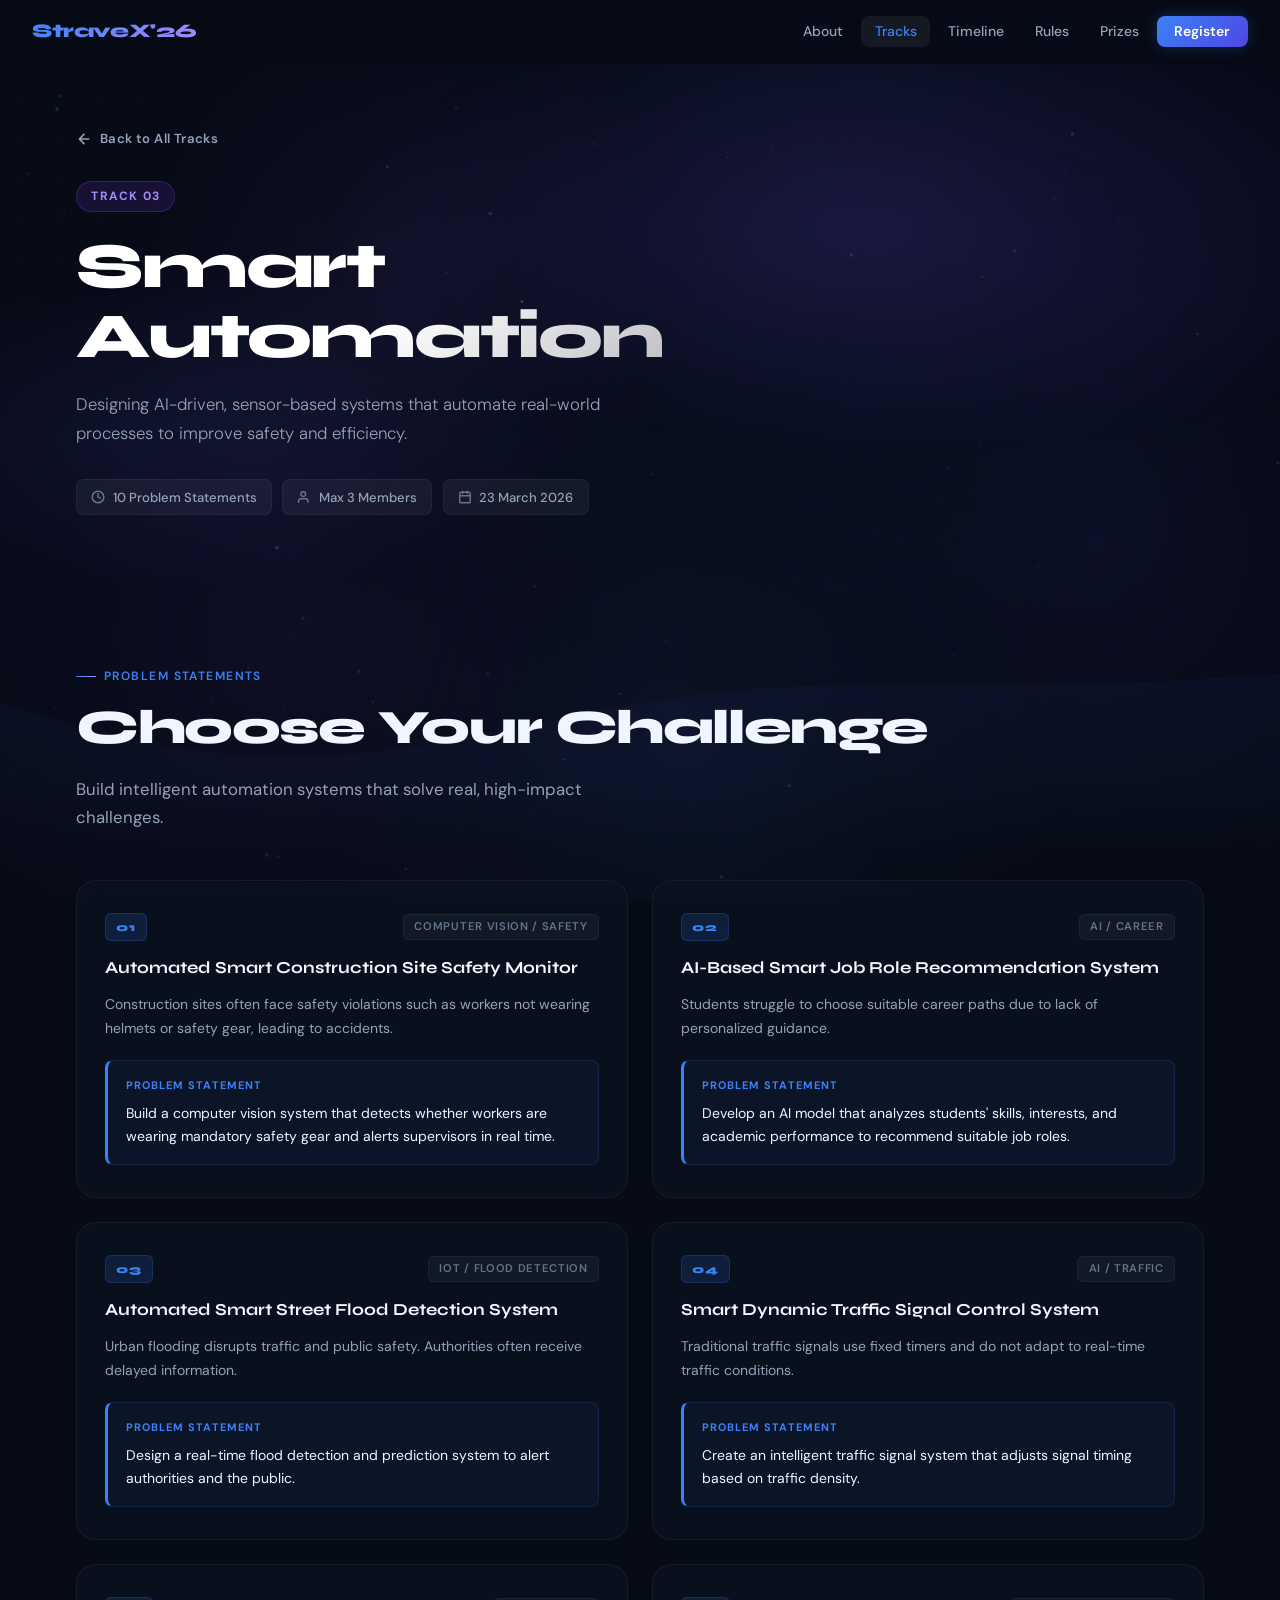
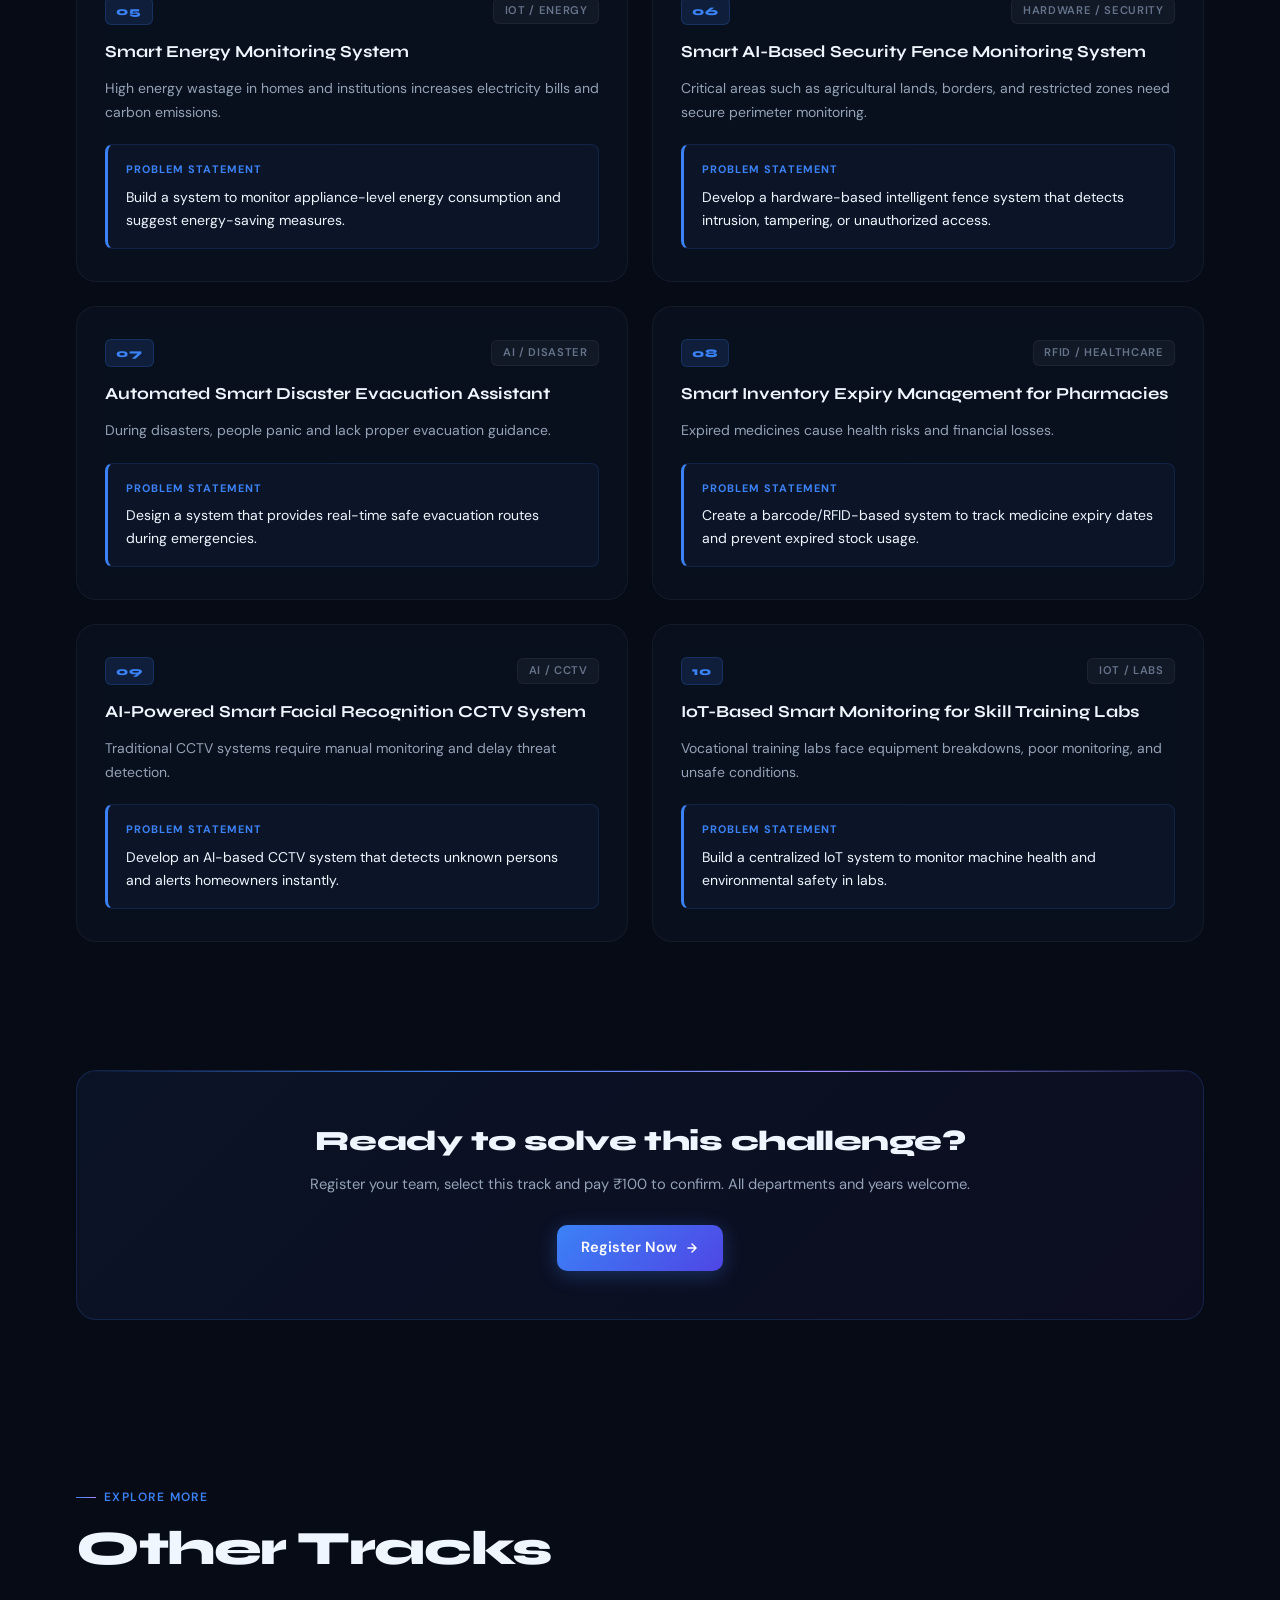
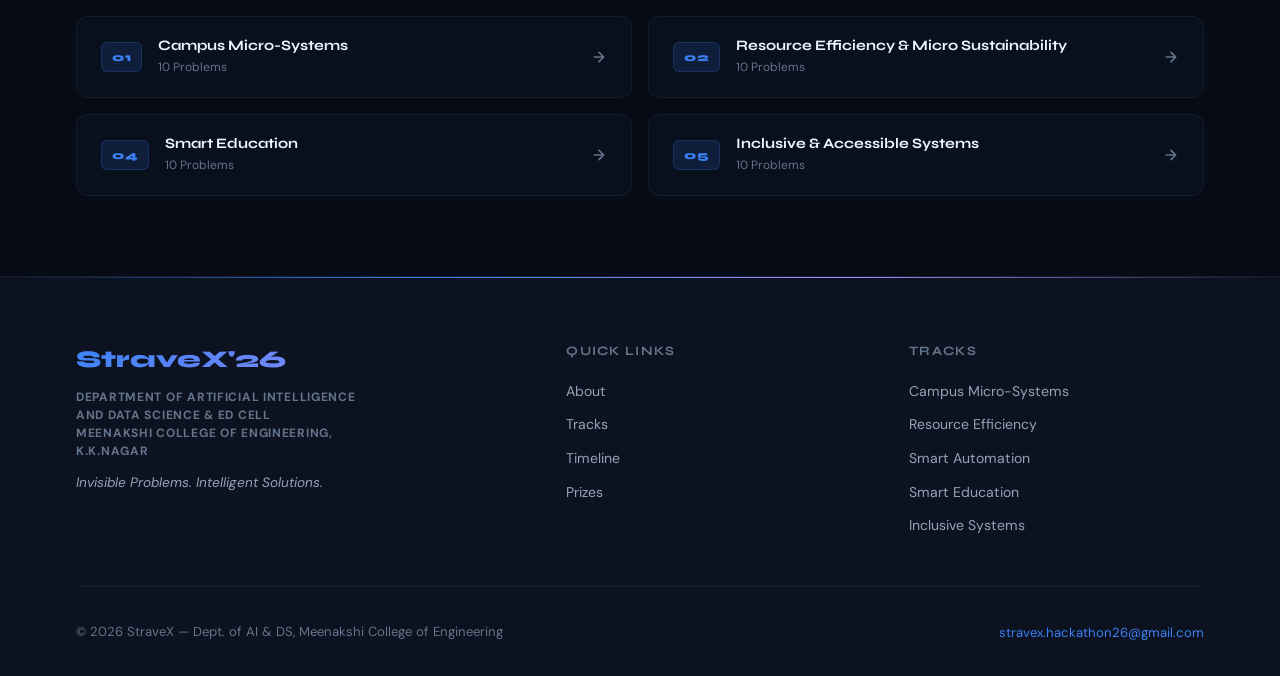
<file: automation.html>
<!DOCTYPE html>
<html lang="en">
<head>
  <meta charset="UTF-8" />
  <meta name="viewport" content="width=device-width, initial-scale=1.0" />
  <title>Smart Automation — StraveX'26</title>
  <meta name="description" content="Smart Automation track problem statements for StraveX'26 hackathon." />
  <link rel="preconnect" href="https://fonts.googleapis.com" />
  <link rel="preconnect" href="https://fonts.gstatic.com" crossorigin />
  <link href="https://fonts.googleapis.com/css2?family=Syne:wght@400;500;600;700;800&family=DM+Sans:ital,opsz,wght@0,9..40,300;0,9..40,400;0,9..40,500;0,9..40,600;1,9..40,300&display=swap" rel="stylesheet" />
  <link rel="stylesheet" href="styles.css" />
</head>
<body>
  <canvas id="bg-canvas" aria-hidden="true"></canvas>
  <div id="progress-bar" role="progressbar" aria-hidden="true"></div>
  <nav id="navbar" role="navigation" aria-label="Main navigation">
    <a href="index.html" class="nav-logo">StraveX'26</a>
    <ul class="nav-links">
      <li><a href="index.html#about">About</a></li>
      <li><a href="index.html#tracks" class="active">Tracks</a></li>
      <li><a href="index.html#timeline">Timeline</a></li>
      <li><a href="index.html#rules">Rules</a></li>
      <li><a href="index.html#prizes">Prizes</a></li>
      <li><a href="index.html#register" class="nav-cta">Register</a></li>
    </ul>
    <button class="nav-hamburger" id="hamburgerBtn" aria-label="Toggle menu" aria-expanded="false">
      <span></span><span></span><span></span>
    </button>
  </nav>
  <nav class="mobile-nav" id="mobileNav" aria-label="Mobile navigation">
    <a href="index.html#about" class="mobile-link">About</a>
    <a href="index.html#tracks" class="mobile-link">Tracks</a>
    <a href="index.html#timeline" class="mobile-link">Timeline</a>
    <a href="index.html#rules" class="mobile-link">Rules</a>
    <a href="index.html#prizes" class="mobile-link">Prizes</a>
    <a href="index.html#register" class="nav-cta mobile-link">Register Now</a>
  </nav>

  <section class="track-hero track-hero--purple" id="track-hero">
    <div class="track-hero-bg" aria-hidden="true"></div>
    <div class="container">
      <a href="index.html#tracks" class="track-back-link">
        <svg width="16" height="16" viewBox="0 0 24 24" fill="none" stroke="currentColor" stroke-width="2.5" stroke-linecap="round" stroke-linejoin="round"><path d="M19 12H5M12 5l-7 7 7 7"/></svg>
        Back to All Tracks
      </a>
      <div class="track-hero-content">
        <div class="track-number-badge">Track 03</div>
        <h1 class="track-hero-title">Smart Automation</h1>
        <p class="track-hero-subtitle">Designing AI-driven, sensor-based systems that automate real-world processes to improve safety and efficiency.</p>
        <div class="track-meta-row">
          <div class="track-meta-pill">
            <svg width="14" height="14" viewBox="0 0 24 24" fill="none" stroke="currentColor" stroke-width="2.5" stroke-linecap="round" stroke-linejoin="round"><circle cx="12" cy="12" r="10"/><path d="M12 6v6l4 2"/></svg>
            10 Problem Statements
          </div>
          <div class="track-meta-pill">
            <svg width="14" height="14" viewBox="0 0 24 24" fill="none" stroke="currentColor" stroke-width="2.5" stroke-linecap="round" stroke-linejoin="round"><path d="M17 21v-2a4 4 0 0 0-4-4H5a4 4 0 0 0-4 4v2"/><circle cx="9" cy="7" r="4"/></svg>
            Max 3 Members
          </div>
          <div class="track-meta-pill">
            <svg width="14" height="14" viewBox="0 0 24 24" fill="none" stroke="currentColor" stroke-width="2.5" stroke-linecap="round" stroke-linejoin="round"><rect x="3" y="4" width="18" height="18" rx="2"/><line x1="16" y1="2" x2="16" y2="6"/><line x1="8" y1="2" x2="8" y2="6"/><line x1="3" y1="10" x2="21" y2="10"/></svg>
            23 March 2026
          </div>
        </div>
      </div>
    </div>
  </section>

  <section class="ps-section">
    <div class="container">
      <div class="ps-header fade-up">
        <span class="section-label">Problem Statements</span>
        <h2 class="section-title">Choose Your Challenge</h2>
        <p class="section-subtitle">Build intelligent automation systems that solve real, high-impact challenges.</p>
      </div>
      <div class="ps-grid">

        <div class="ps-card fade-up delay-1">
          <div class="ps-card-header">
            <div class="ps-number">01</div>
            <div class="ps-tag">Computer Vision / Safety</div>
          </div>
          <h3 class="ps-title">Automated Smart Construction Site Safety Monitor</h3>
          <p class="ps-body">Construction sites often face safety violations such as workers not wearing helmets or safety gear, leading to accidents.</p>
          <div class="ps-problem-statement">
            <div class="ps-ps-label">Problem Statement</div>
            <p>Build a computer vision system that detects whether workers are wearing mandatory safety gear and alerts supervisors in real time.</p>
          </div>
        </div>
        <div class="ps-card fade-up delay-2">
          <div class="ps-card-header">
            <div class="ps-number">02</div>
            <div class="ps-tag">AI / Career</div>
          </div>
          <h3 class="ps-title">AI-Based Smart Job Role Recommendation System</h3>
          <p class="ps-body">Students struggle to choose suitable career paths due to lack of personalized guidance.</p>
          <div class="ps-problem-statement">
            <div class="ps-ps-label">Problem Statement</div>
            <p>Develop an AI model that analyzes students' skills, interests, and academic performance to recommend suitable job roles.</p>
          </div>
        </div>
        <div class="ps-card fade-up delay-3">
          <div class="ps-card-header">
            <div class="ps-number">03</div>
            <div class="ps-tag">IoT / Flood Detection</div>
          </div>
          <h3 class="ps-title">Automated Smart Street Flood Detection System</h3>
          <p class="ps-body">Urban flooding disrupts traffic and public safety. Authorities often receive delayed information.</p>
          <div class="ps-problem-statement">
            <div class="ps-ps-label">Problem Statement</div>
            <p>Design a real-time flood detection and prediction system to alert authorities and the public.</p>
          </div>
        </div>
        <div class="ps-card fade-up delay-1">
          <div class="ps-card-header">
            <div class="ps-number">04</div>
            <div class="ps-tag">AI / Traffic</div>
          </div>
          <h3 class="ps-title">Smart Dynamic Traffic Signal Control System</h3>
          <p class="ps-body">Traditional traffic signals use fixed timers and do not adapt to real-time traffic conditions.</p>
          <div class="ps-problem-statement">
            <div class="ps-ps-label">Problem Statement</div>
            <p>Create an intelligent traffic signal system that adjusts signal timing based on traffic density.</p>
          </div>
        </div>
        <div class="ps-card fade-up delay-2">
          <div class="ps-card-header">
            <div class="ps-number">05</div>
            <div class="ps-tag">IoT / Energy</div>
          </div>
          <h3 class="ps-title">Smart Energy Monitoring System</h3>
          <p class="ps-body">High energy wastage in homes and institutions increases electricity bills and carbon emissions.</p>
          <div class="ps-problem-statement">
            <div class="ps-ps-label">Problem Statement</div>
            <p>Build a system to monitor appliance-level energy consumption and suggest energy-saving measures.</p>
          </div>
        </div>
        <div class="ps-card fade-up delay-3">
          <div class="ps-card-header">
            <div class="ps-number">06</div>
            <div class="ps-tag">Hardware / Security</div>
          </div>
          <h3 class="ps-title">Smart AI-Based Security Fence Monitoring System</h3>
          <p class="ps-body">Critical areas such as agricultural lands, borders, and restricted zones need secure perimeter monitoring.</p>
          <div class="ps-problem-statement">
            <div class="ps-ps-label">Problem Statement</div>
            <p>Develop a hardware-based intelligent fence system that detects intrusion, tampering, or unauthorized access.</p>
          </div>
        </div>
        <div class="ps-card fade-up delay-1">
          <div class="ps-card-header">
            <div class="ps-number">07</div>
            <div class="ps-tag">AI / Disaster</div>
          </div>
          <h3 class="ps-title">Automated Smart Disaster Evacuation Assistant</h3>
          <p class="ps-body">During disasters, people panic and lack proper evacuation guidance.</p>
          <div class="ps-problem-statement">
            <div class="ps-ps-label">Problem Statement</div>
            <p>Design a system that provides real-time safe evacuation routes during emergencies.</p>
          </div>
        </div>
        <div class="ps-card fade-up delay-2">
          <div class="ps-card-header">
            <div class="ps-number">08</div>
            <div class="ps-tag">RFID / Healthcare</div>
          </div>
          <h3 class="ps-title">Smart Inventory Expiry Management for Pharmacies</h3>
          <p class="ps-body">Expired medicines cause health risks and financial losses.</p>
          <div class="ps-problem-statement">
            <div class="ps-ps-label">Problem Statement</div>
            <p>Create a barcode/RFID-based system to track medicine expiry dates and prevent expired stock usage.</p>
          </div>
        </div>
        <div class="ps-card fade-up delay-3">
          <div class="ps-card-header">
            <div class="ps-number">09</div>
            <div class="ps-tag">AI / CCTV</div>
          </div>
          <h3 class="ps-title">AI-Powered Smart Facial Recognition CCTV System</h3>
          <p class="ps-body">Traditional CCTV systems require manual monitoring and delay threat detection.</p>
          <div class="ps-problem-statement">
            <div class="ps-ps-label">Problem Statement</div>
            <p>Develop an AI-based CCTV system that detects unknown persons and alerts homeowners instantly.</p>
          </div>
        </div>
        <div class="ps-card fade-up delay-1">
          <div class="ps-card-header">
            <div class="ps-number">10</div>
            <div class="ps-tag">IoT / Labs</div>
          </div>
          <h3 class="ps-title">IoT-Based Smart Monitoring for Skill Training Labs</h3>
          <p class="ps-body">Vocational training labs face equipment breakdowns, poor monitoring, and unsafe conditions.</p>
          <div class="ps-problem-statement">
            <div class="ps-ps-label">Problem Statement</div>
            <p>Build a centralized IoT system to monitor machine health and environmental safety in labs.</p>
          </div>
        </div>
      </div>
    </div>
  </section>

  <section class="ps-section" style="padding-top:0;padding-bottom:5rem;">
    <div class="container">
      <div class="ps-cta fade-up">
        <div class="ps-cta-inner">
          <h3>Ready to solve this challenge?</h3>
          <p>Register your team, select this track and pay ₹100 to confirm. All departments and years welcome.</p>
          <a href="index.html#register" class="btn btn-primary">
            Register Now
            <svg width="14" height="14" viewBox="0 0 24 24" fill="none" stroke="currentColor" stroke-width="2.5" stroke-linecap="round" stroke-linejoin="round"><path d="M5 12h14M12 5l7 7-7 7"/></svg>
          </a>
        </div>
      </div>
    </div>
  </section>

  <section class="other-tracks-section">
    <div class="container">
      <span class="section-label fade-up">Explore More</span>
      <h2 class="section-title fade-up delay-1">Other Tracks</h2>
      <div class="other-tracks-grid fade-up delay-2">
        <a href="campus.html" class="other-track-card">
          <div class="otc-num">01</div>
          <div class="otc-info"><div class="otc-title">Campus Micro-Systems</div><div class="otc-count">10 Problems</div></div>
          <svg class="otc-arrow" viewBox="0 0 24 24" fill="none" stroke="currentColor" stroke-width="2.5" stroke-linecap="round" stroke-linejoin="round"><path d="M5 12h14M12 5l7 7-7 7"/></svg>
        </a>
        <a href="renewable.html" class="other-track-card">
          <div class="otc-num">02</div>
          <div class="otc-info"><div class="otc-title">Resource Efficiency &amp; Micro Sustainability</div><div class="otc-count">10 Problems</div></div>
          <svg class="otc-arrow" viewBox="0 0 24 24" fill="none" stroke="currentColor" stroke-width="2.5" stroke-linecap="round" stroke-linejoin="round"><path d="M5 12h14M12 5l7 7-7 7"/></svg>
        </a>
        <a href="education.html" class="other-track-card">
          <div class="otc-num">04</div>
          <div class="otc-info"><div class="otc-title">Smart Education</div><div class="otc-count">10 Problems</div></div>
          <svg class="otc-arrow" viewBox="0 0 24 24" fill="none" stroke="currentColor" stroke-width="2.5" stroke-linecap="round" stroke-linejoin="round"><path d="M5 12h14M12 5l7 7-7 7"/></svg>
        </a>
        <a href="inclusive.html" class="other-track-card">
          <div class="otc-num">05</div>
          <div class="otc-info"><div class="otc-title">Inclusive &amp; Accessible Systems</div><div class="otc-count">10 Problems</div></div>
          <svg class="otc-arrow" viewBox="0 0 24 24" fill="none" stroke="currentColor" stroke-width="2.5" stroke-linecap="round" stroke-linejoin="round"><path d="M5 12h14M12 5l7 7-7 7"/></svg>
        </a>
      </div>
    </div>
  </section>

  <footer>
    <div class="container">
      <div class="footer-grid">
        <div class="footer-brand">
          <div class="logo">StraveX'26</div>
          <div class="dept">Department of Artificial Intelligence and Data Science &amp; ED Cell<br>Meenakshi College of Engineering, K.K.Nagar</div>
          <div class="tagline">Invisible Problems. Intelligent Solutions.</div>
        </div>
        <div class="footer-col">
          <h4>Quick Links</h4>
          <ul>
            <li><a href="index.html#about">About</a></li>
            <li><a href="index.html#tracks">Tracks</a></li>
            <li><a href="index.html#timeline">Timeline</a></li>
            <li><a href="index.html#prizes">Prizes</a></li>
          </ul>
        </div>
        <div class="footer-col">
          <h4>Tracks</h4>
          <ul>
            <li><a href="campus.html">Campus Micro-Systems</a></li>
            <li><a href="renewable.html">Resource Efficiency</a></li>
            <li><a href="automation.html">Smart Automation</a></li>
            <li><a href="education.html">Smart Education</a></li>
            <li><a href="inclusive.html">Inclusive Systems</a></li>
          </ul>
        </div>
      </div>
      <div class="footer-bottom">
        <p>© 2026 StraveX — Dept. of AI &amp; DS, Meenakshi College of Engineering</p>
        <div class="email"><a href="mailto:stravex.hackathon26@gmail.com">stravex.hackathon26@gmail.com</a></div>
      </div>
    </div>
  </footer>
  <script src="main.js"></script>
</body>
</html>
</file>
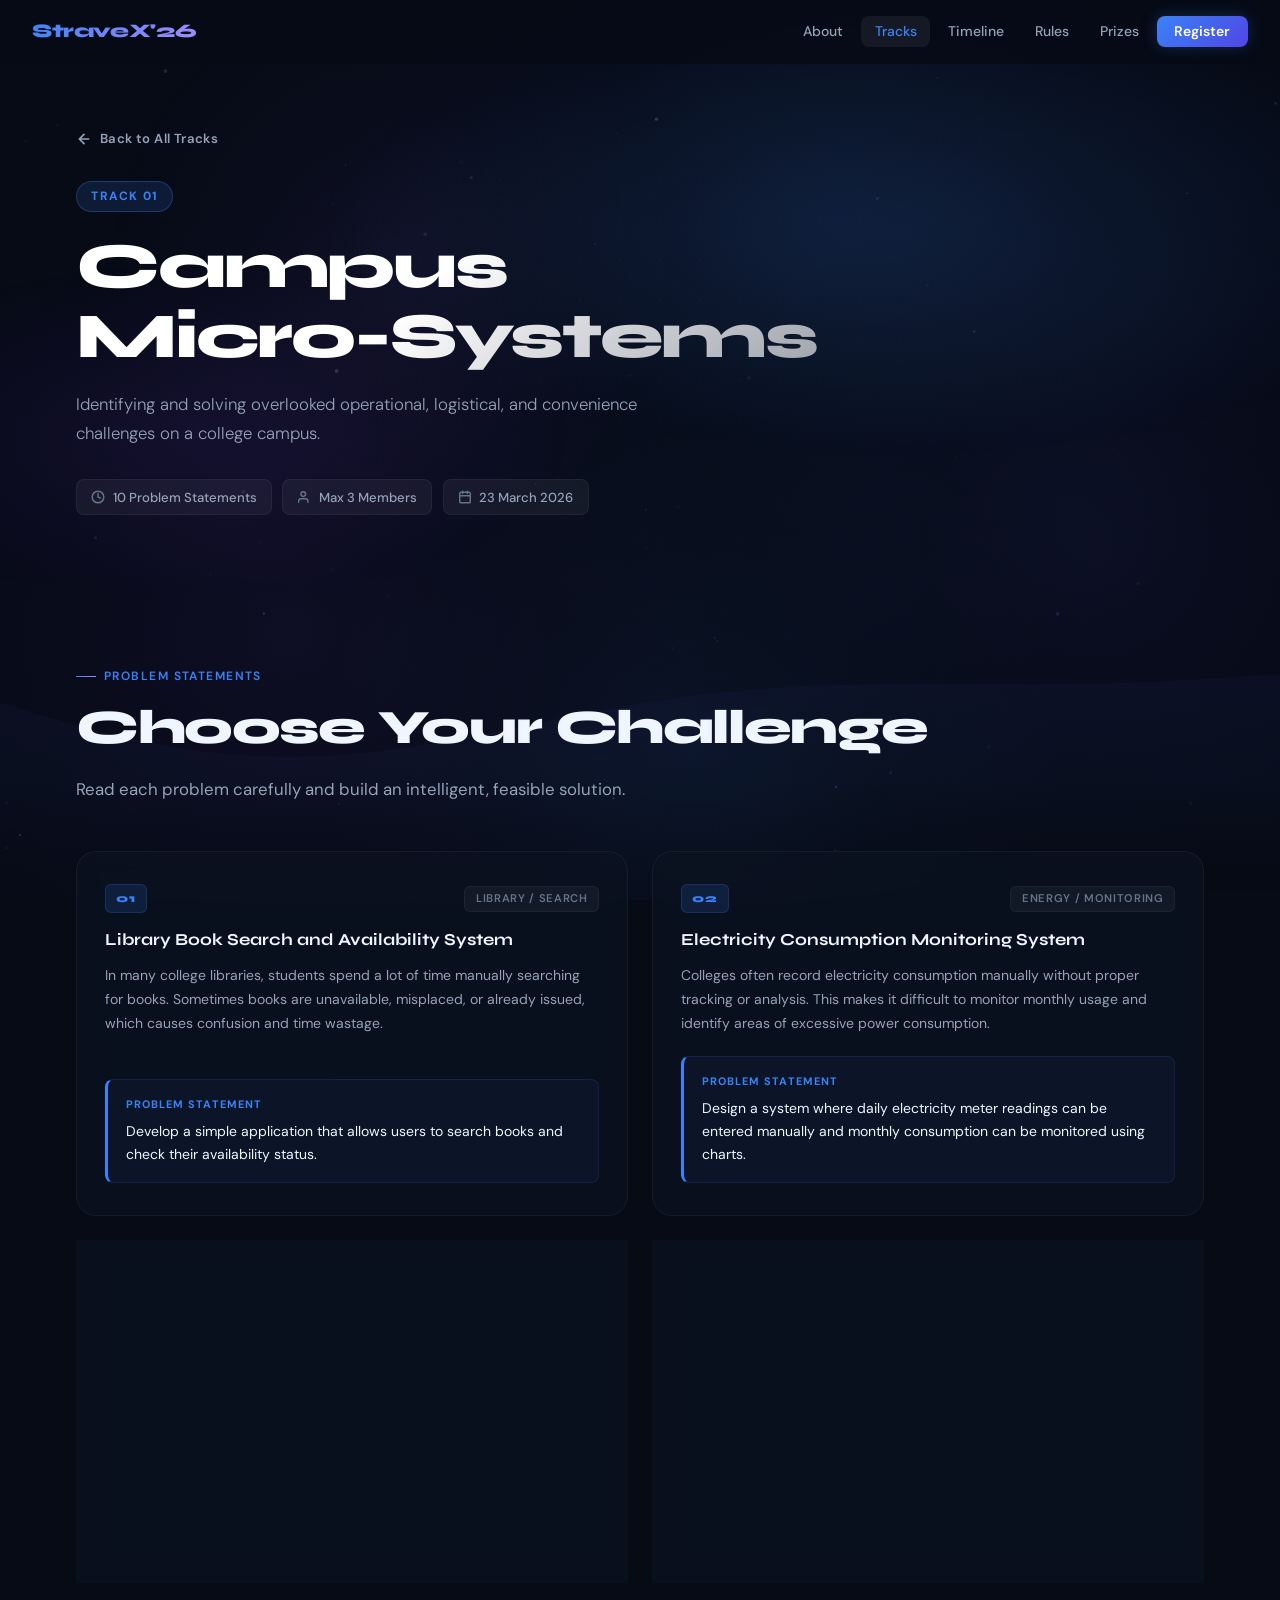
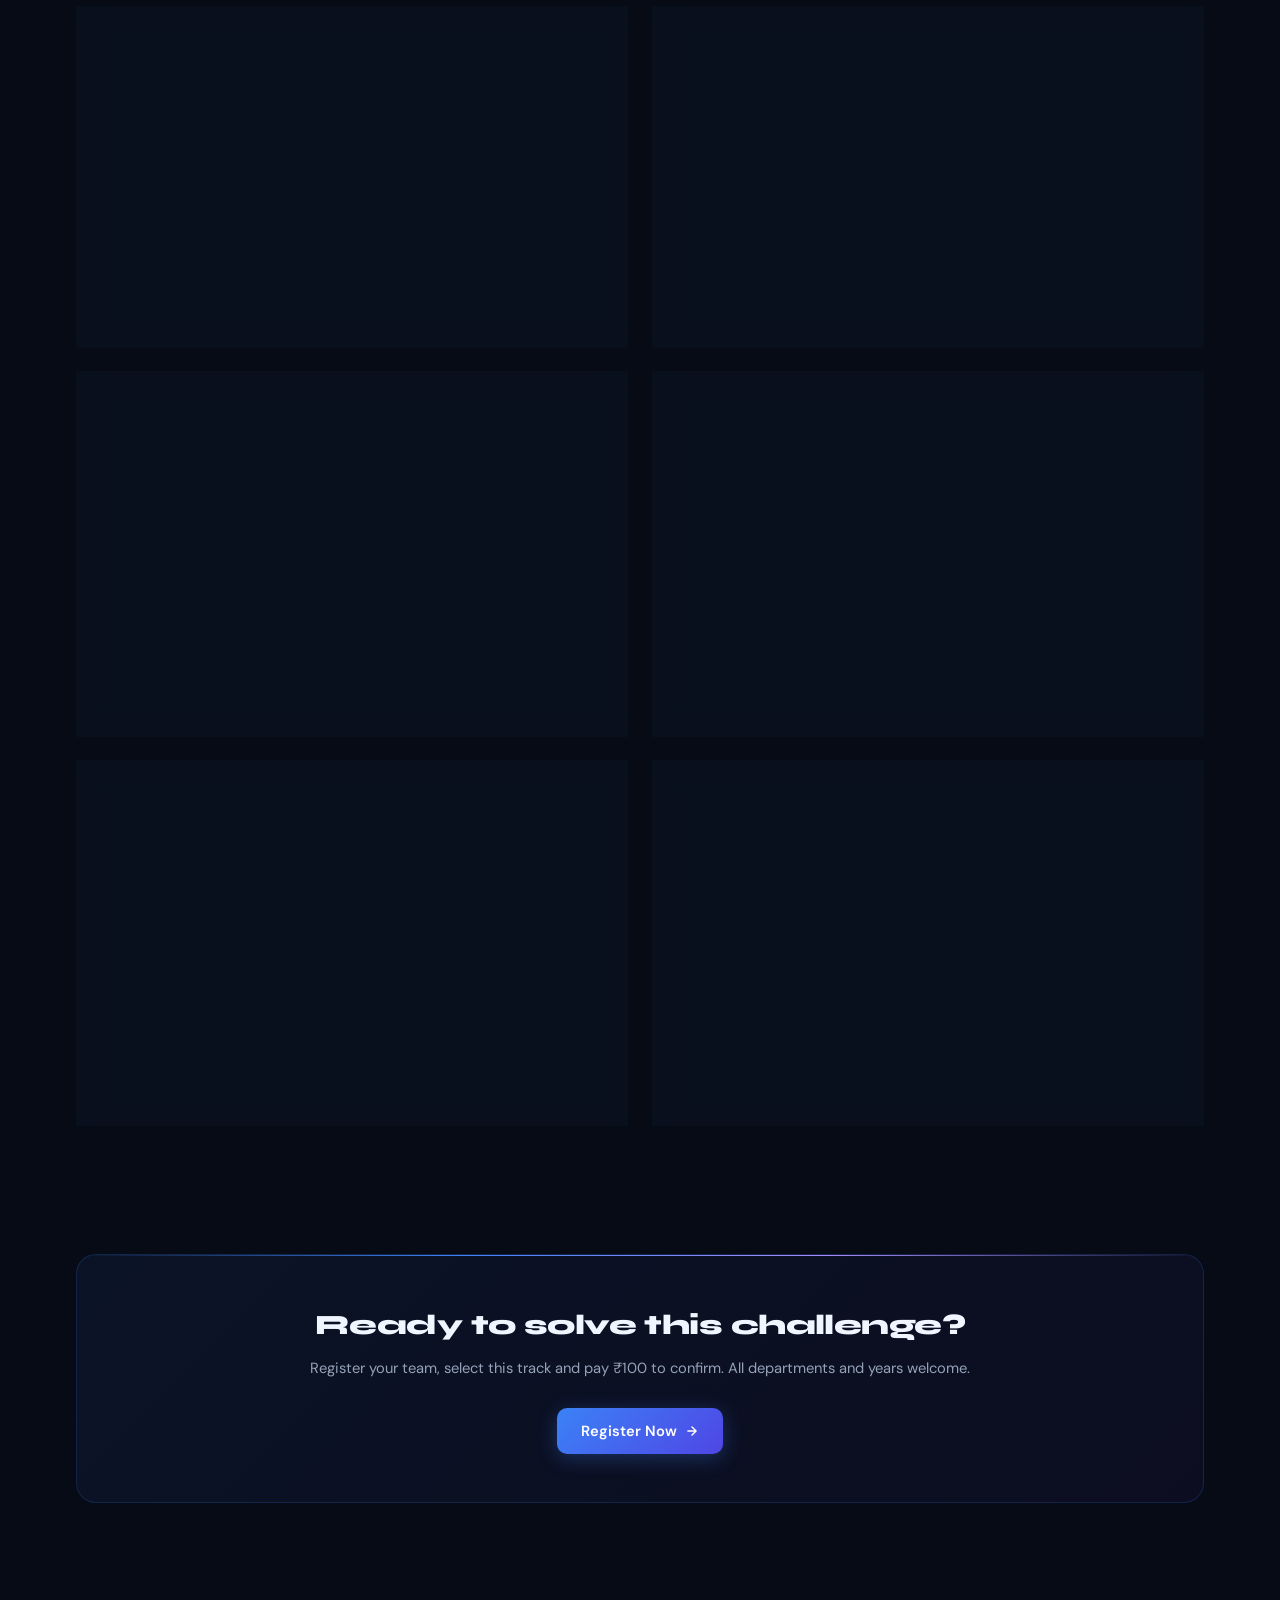
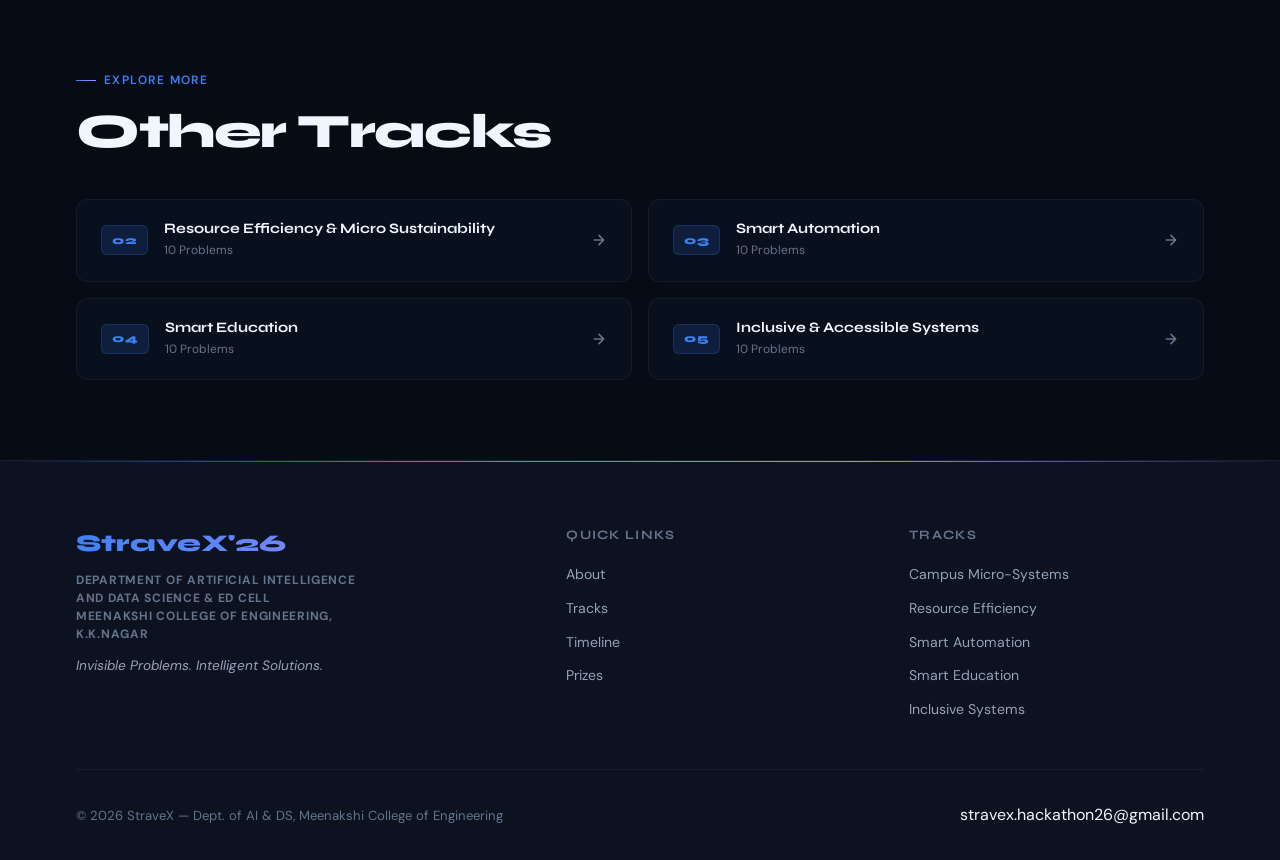
<file: campus.html>
<!DOCTYPE html>
<html lang="en">
<head>
  <meta charset="UTF-8" />
  <meta name="viewport" content="width=device-width, initial-scale=1.0" />
  <title>Campus Micro-Systems — StraveX'26</title>
  <meta name="description" content="Campus Micro-Systems track problem statements for StraveX'26 hackathon." />
  <link rel="preconnect" href="https://fonts.googleapis.com" />
  <link rel="preconnect" href="https://fonts.gstatic.com" crossorigin />
  <link href="https://fonts.googleapis.com/css2?family=Syne:wght@400;500;600;700;800&family=DM+Sans:ital,opsz,wght@0,9..40,300;0,9..40,400;0,9..40,500;0,9..40,600;1,9..40,300&display=swap" rel="stylesheet" />
  <link rel="stylesheet" href="styles.css" />
</head>
<body>
  <canvas id="bg-canvas" aria-hidden="true"></canvas>
  <div id="progress-bar" role="progressbar" aria-hidden="true"></div>
  <nav id="navbar" role="navigation" aria-label="Main navigation">
    <a href="index.html" class="nav-logo">StraveX'26</a>
    <ul class="nav-links">
      <li><a href="index.html#about">About</a></li>
      <li><a href="index.html#tracks" class="active">Tracks</a></li>
      <li><a href="index.html#timeline">Timeline</a></li>
      <li><a href="index.html#rules">Rules</a></li>
      <li><a href="index.html#prizes">Prizes</a></li>
      <li><a href="index.html#register" class="nav-cta">Register</a></li>
    </ul>
    <button class="nav-hamburger" id="hamburgerBtn" aria-label="Toggle menu" aria-expanded="false">
      <span></span><span></span><span></span>
    </button>
  </nav>
  <nav class="mobile-nav" id="mobileNav" aria-label="Mobile navigation">
    <a href="index.html#about" class="mobile-link">About</a>
    <a href="index.html#tracks" class="mobile-link">Tracks</a>
    <a href="index.html#timeline" class="mobile-link">Timeline</a>
    <a href="index.html#rules" class="mobile-link">Rules</a>
    <a href="index.html#prizes" class="mobile-link">Prizes</a>
    <a href="index.html#register" class="nav-cta mobile-link">Register Now</a>
  </nav>

  <section class="track-hero " id="track-hero">
    <div class="track-hero-bg" aria-hidden="true"></div>
    <div class="container">
      <a href="index.html#tracks" class="track-back-link">
        <svg width="16" height="16" viewBox="0 0 24 24" fill="none" stroke="currentColor" stroke-width="2.5" stroke-linecap="round" stroke-linejoin="round"><path d="M19 12H5M12 5l-7 7 7 7"/></svg>
        Back to All Tracks
      </a>
      <div class="track-hero-content">
        <div class="track-number-badge">Track 01</div>
        <h1 class="track-hero-title">Campus Micro-Systems</h1>
        <p class="track-hero-subtitle">Identifying and solving overlooked operational, logistical, and convenience challenges on a college campus.</p>
        <div class="track-meta-row">
          <div class="track-meta-pill">
            <svg width="14" height="14" viewBox="0 0 24 24" fill="none" stroke="currentColor" stroke-width="2.5" stroke-linecap="round" stroke-linejoin="round"><circle cx="12" cy="12" r="10"/><path d="M12 6v6l4 2"/></svg>
            10 Problem Statements
          </div>
          <div class="track-meta-pill">
            <svg width="14" height="14" viewBox="0 0 24 24" fill="none" stroke="currentColor" stroke-width="2.5" stroke-linecap="round" stroke-linejoin="round"><path d="M17 21v-2a4 4 0 0 0-4-4H5a4 4 0 0 0-4 4v2"/><circle cx="9" cy="7" r="4"/></svg>
            Max 3 Members
          </div>
          <div class="track-meta-pill">
            <svg width="14" height="14" viewBox="0 0 24 24" fill="none" stroke="currentColor" stroke-width="2.5" stroke-linecap="round" stroke-linejoin="round"><rect x="3" y="4" width="18" height="18" rx="2"/><line x1="16" y1="2" x2="16" y2="6"/><line x1="8" y1="2" x2="8" y2="6"/><line x1="3" y1="10" x2="21" y2="10"/></svg>
            23 March 2026
          </div>
        </div>
      </div>
    </div>
  </section>

  <section class="ps-section">
    <div class="container">
      <div class="ps-header fade-up">
        <span class="section-label">Problem Statements</span>
        <h2 class="section-title">Choose Your Challenge</h2>
        <p class="section-subtitle">Read each problem carefully and build an intelligent, feasible solution.</p>
      </div>
      <div class="ps-grid">

        <div class="ps-card fade-up delay-1">
          <div class="ps-card-header">
            <div class="ps-number">01</div>
            <div class="ps-tag">Library / Search</div>
          </div>
          <h3 class="ps-title">Library Book Search and Availability System</h3>
          <p class="ps-body">In many college libraries, students spend a lot of time manually searching for books. Sometimes books are unavailable, misplaced, or already issued, which causes confusion and time wastage.</p>
          <div class="ps-problem-statement">
            <div class="ps-ps-label">Problem Statement</div>
            <p>Develop a simple application that allows users to search books and check their availability status.</p>
          </div>
        </div>
        <div class="ps-card fade-up delay-2">
          <div class="ps-card-header">
            <div class="ps-number">02</div>
            <div class="ps-tag">Energy / Monitoring</div>
          </div>
          <h3 class="ps-title">Electricity Consumption Monitoring System</h3>
          <p class="ps-body">Colleges often record electricity consumption manually without proper tracking or analysis. This makes it difficult to monitor monthly usage and identify areas of excessive power consumption.</p>
          <div class="ps-problem-statement">
            <div class="ps-ps-label">Problem Statement</div>
            <p>Design a system where daily electricity meter readings can be entered manually and monthly consumption can be monitored using charts.</p>
          </div>
        </div>
        <div class="ps-card fade-up delay-3">
          <div class="ps-card-header">
            <div class="ps-number">03</div>
            <div class="ps-tag">Transport / Tracking</div>
          </div>
          <h3 class="ps-title">College Bus Tracking System</h3>
          <p class="ps-body">Students often wait for college buses without knowing the exact arrival time or current location. This leads to unnecessary waiting and inconvenience.</p>
          <div class="ps-problem-statement">
            <div class="ps-ps-label">Problem Statement</div>
            <p>Develop a simple system where the bus driver can update the current location/status, and students can view it in real time.</p>
          </div>
        </div>
        <div class="ps-card fade-up delay-1">
          <div class="ps-card-header">
            <div class="ps-number">04</div>
            <div class="ps-tag">Scheduling / Reminders</div>
          </div>
          <h3 class="ps-title">Smart Timetable and Reminder Application</h3>
          <p class="ps-body">Students sometimes miss classes or forget schedule changes due to lack of proper reminders. Printed timetables are not dynamic and do not provide notifications.</p>
          <div class="ps-problem-statement">
            <div class="ps-ps-label">Problem Statement</div>
            <p>Build an application that displays the class timetable and sends reminders for upcoming classes.</p>
          </div>
        </div>
        <div class="ps-card fade-up delay-2">
          <div class="ps-card-header">
            <div class="ps-number">05</div>
            <div class="ps-tag">Lost &amp; Found</div>
          </div>
          <h3 class="ps-title">Lost and Found Management Portal</h3>
          <p class="ps-body">When students lose personal belongings on campus, there is no centralized system to report or search for lost items. This reduces the chances of recovery.</p>
          <div class="ps-problem-statement">
            <div class="ps-ps-label">Problem Statement</div>
            <p>Create an online portal where students can report lost or found items and search for matching entries.</p>
          </div>
        </div>
        <div class="ps-card fade-up delay-3">
          <div class="ps-card-header">
            <div class="ps-number">06</div>
            <div class="ps-tag">Infrastructure / Parking</div>
          </div>
          <h3 class="ps-title">Smart Parking Slot Management System</h3>
          <p class="ps-body">Students and staff face difficulty finding available parking spaces inside the campus, leading to congestion and time loss. There is no system to display parking availability.</p>
          <div class="ps-problem-statement">
            <div class="ps-ps-label">Problem Statement</div>
            <p>Develop a basic system that displays available and occupied parking slots in real time (manual update version).</p>
          </div>
        </div>
        <div class="ps-card fade-up delay-1">
          <div class="ps-card-header">
            <div class="ps-number">07</div>
            <div class="ps-tag">Canteen / Pre-Order</div>
          </div>
          <h3 class="ps-title">Digital Canteen Pre-Order System</h3>
          <p class="ps-body">During break times, long queues form in the college canteen, causing delays and inconvenience. There is no system for advance ordering.</p>
          <div class="ps-problem-statement">
            <div class="ps-ps-label">Problem Statement</div>
            <p>Design a web or mobile-based system that allows students to view the menu, place pre-orders, and receive a token number for pickup.</p>
          </div>
        </div>
        <div class="ps-card fade-up delay-2">
          <div class="ps-card-header">
            <div class="ps-number">08</div>
            <div class="ps-tag">Administration / Complaints</div>
          </div>
          <h3 class="ps-title">Online Complaint Management System</h3>
          <p class="ps-body">Students face issues related to infrastructure, facilities, or academics but often do not have a proper channel to register and track complaints. Manual complaint systems lack transparency.</p>
          <div class="ps-problem-statement">
            <div class="ps-ps-label">Problem Statement</div>
            <p>Create a centralized digital platform where students can submit complaints and track their status, and administrators can manage and update them.</p>
          </div>
        </div>
        <div class="ps-card fade-up delay-3">
          <div class="ps-card-header">
            <div class="ps-number">09</div>
            <div class="ps-tag">Examination / Allocation</div>
          </div>
          <h3 class="ps-title">Automatic Classroom and Seat Allocation System</h3>
          <p class="ps-body">Classroom and seating arrangements are often done manually, especially during exams, which can lead to confusion and errors.</p>
          <div class="ps-problem-statement">
            <div class="ps-ps-label">Problem Statement</div>
            <p>Develop a simple application that automatically assigns students to classrooms and seats using their register numbers or department details.</p>
          </div>
        </div>
        <div class="ps-card fade-up delay-1">
          <div class="ps-card-header">
            <div class="ps-number">10</div>
            <div class="ps-tag">Academic / Peer Support</div>
          </div>
          <h3 class="ps-title">Peer Learning Support Platform</h3>
          <p class="ps-body">Many students struggle in certain subjects but hesitate to ask for help. There is no structured platform in the campus to connect students who need academic support with those who can provide it.</p>
          <div class="ps-problem-statement">
            <div class="ps-ps-label">Problem Statement</div>
            <p>Develop a platform where students can list the subjects or topics they need help with and connect with peers who are willing to assist them.</p>
          </div>
        </div>
      </div>
    </div>
  </section>

  <section class="ps-section" style="padding-top:0;padding-bottom:5rem;">
    <div class="container">
      <div class="ps-cta fade-up">
        <div class="ps-cta-inner">
          <h3>Ready to solve this challenge?</h3>
          <p>Register your team, select this track and pay ₹100 to confirm. All departments and years welcome.</p>
          <a href="index.html#register" class="btn btn-primary">
            Register Now
            <svg width="14" height="14" viewBox="0 0 24 24" fill="none" stroke="currentColor" stroke-width="2.5" stroke-linecap="round" stroke-linejoin="round"><path d="M5 12h14M12 5l7 7-7 7"/></svg>
          </a>
        </div>
      </div>
    </div>
  </section>

  <section class="other-tracks-section">
    <div class="container">
      <span class="section-label fade-up">Explore More</span>
      <h2 class="section-title fade-up delay-1">Other Tracks</h2>
      <div class="other-tracks-grid fade-up delay-2">
        <a href="renewable.html" class="other-track-card">
          <div class="otc-num">02</div>
          <div class="otc-info"><div class="otc-title">Resource Efficiency &amp; Micro Sustainability</div><div class="otc-count">10 Problems</div></div>
          <svg class="otc-arrow" viewBox="0 0 24 24" fill="none" stroke="currentColor" stroke-width="2.5" stroke-linecap="round" stroke-linejoin="round"><path d="M5 12h14M12 5l7 7-7 7"/></svg>
        </a>
        <a href="automation.html" class="other-track-card">
          <div class="otc-num">03</div>
          <div class="otc-info"><div class="otc-title">Smart Automation</div><div class="otc-count">10 Problems</div></div>
          <svg class="otc-arrow" viewBox="0 0 24 24" fill="none" stroke="currentColor" stroke-width="2.5" stroke-linecap="round" stroke-linejoin="round"><path d="M5 12h14M12 5l7 7-7 7"/></svg>
        </a>
        <a href="education.html" class="other-track-card">
          <div class="otc-num">04</div>
          <div class="otc-info"><div class="otc-title">Smart Education</div><div class="otc-count">10 Problems</div></div>
          <svg class="otc-arrow" viewBox="0 0 24 24" fill="none" stroke="currentColor" stroke-width="2.5" stroke-linecap="round" stroke-linejoin="round"><path d="M5 12h14M12 5l7 7-7 7"/></svg>
        </a>
        <a href="inclusive.html" class="other-track-card">
          <div class="otc-num">05</div>
          <div class="otc-info"><div class="otc-title">Inclusive &amp; Accessible Systems</div><div class="otc-count">10 Problems</div></div>
          <svg class="otc-arrow" viewBox="0 0 24 24" fill="none" stroke="currentColor" stroke-width="2.5" stroke-linecap="round" stroke-linejoin="round"><path d="M5 12h14M12 5l7 7-7 7"/></svg>
        </a>
      </div>
    </div>
  </section>

  <footer>
    <div class="container">
      <div class="footer-grid">
        <div class="footer-brand">
          <div class="logo">StraveX'26</div>
          <div class="dept">Department of Artificial Intelligence and Data Science &amp; ED Cell<br>Meenakshi College of Engineering, K.K.Nagar</div>
          <div class="tagline">Invisible Problems. Intelligent Solutions.</div>
        </div>
        <div class="footer-col">
          <h4>Quick Links</h4>
          <ul>
            <li><a href="index.html#about">About</a></li>
            <li><a href="index.html#tracks">Tracks</a></li>
            <li><a href="index.html#timeline">Timeline</a></li>
            <li><a href="index.html#prizes">Prizes</a></li>
          </ul>
        </div>
        <div class="footer-col">
          <h4>Tracks</h4>
          <ul>
            <li><a href="campus.html">Campus Micro-Systems</a></li>
            <li><a href="renewable.html">Resource Efficiency</a></li>
            <li><a href="automation.html">Smart Automation</a></li>
            <li><a href="education.html">Smart Education</a></li>
            <li><a href="inclusive.html">Inclusive Systems</a></li>
          </ul>
        </div>
      </div>
      <div class="footer-bottom">
        <p>© 2026 StraveX — Dept. of AI &amp; DS, Meenakshi College of Engineering</p>
        <div class="email"><a href="mailto:stravex.hackathon26@gmail.com"></a>stravex.hackathon26@gmail.com</div>
      </div>
    </div>
  </footer>
  <script src="main.js"></script>
</body>
</html>
</file>
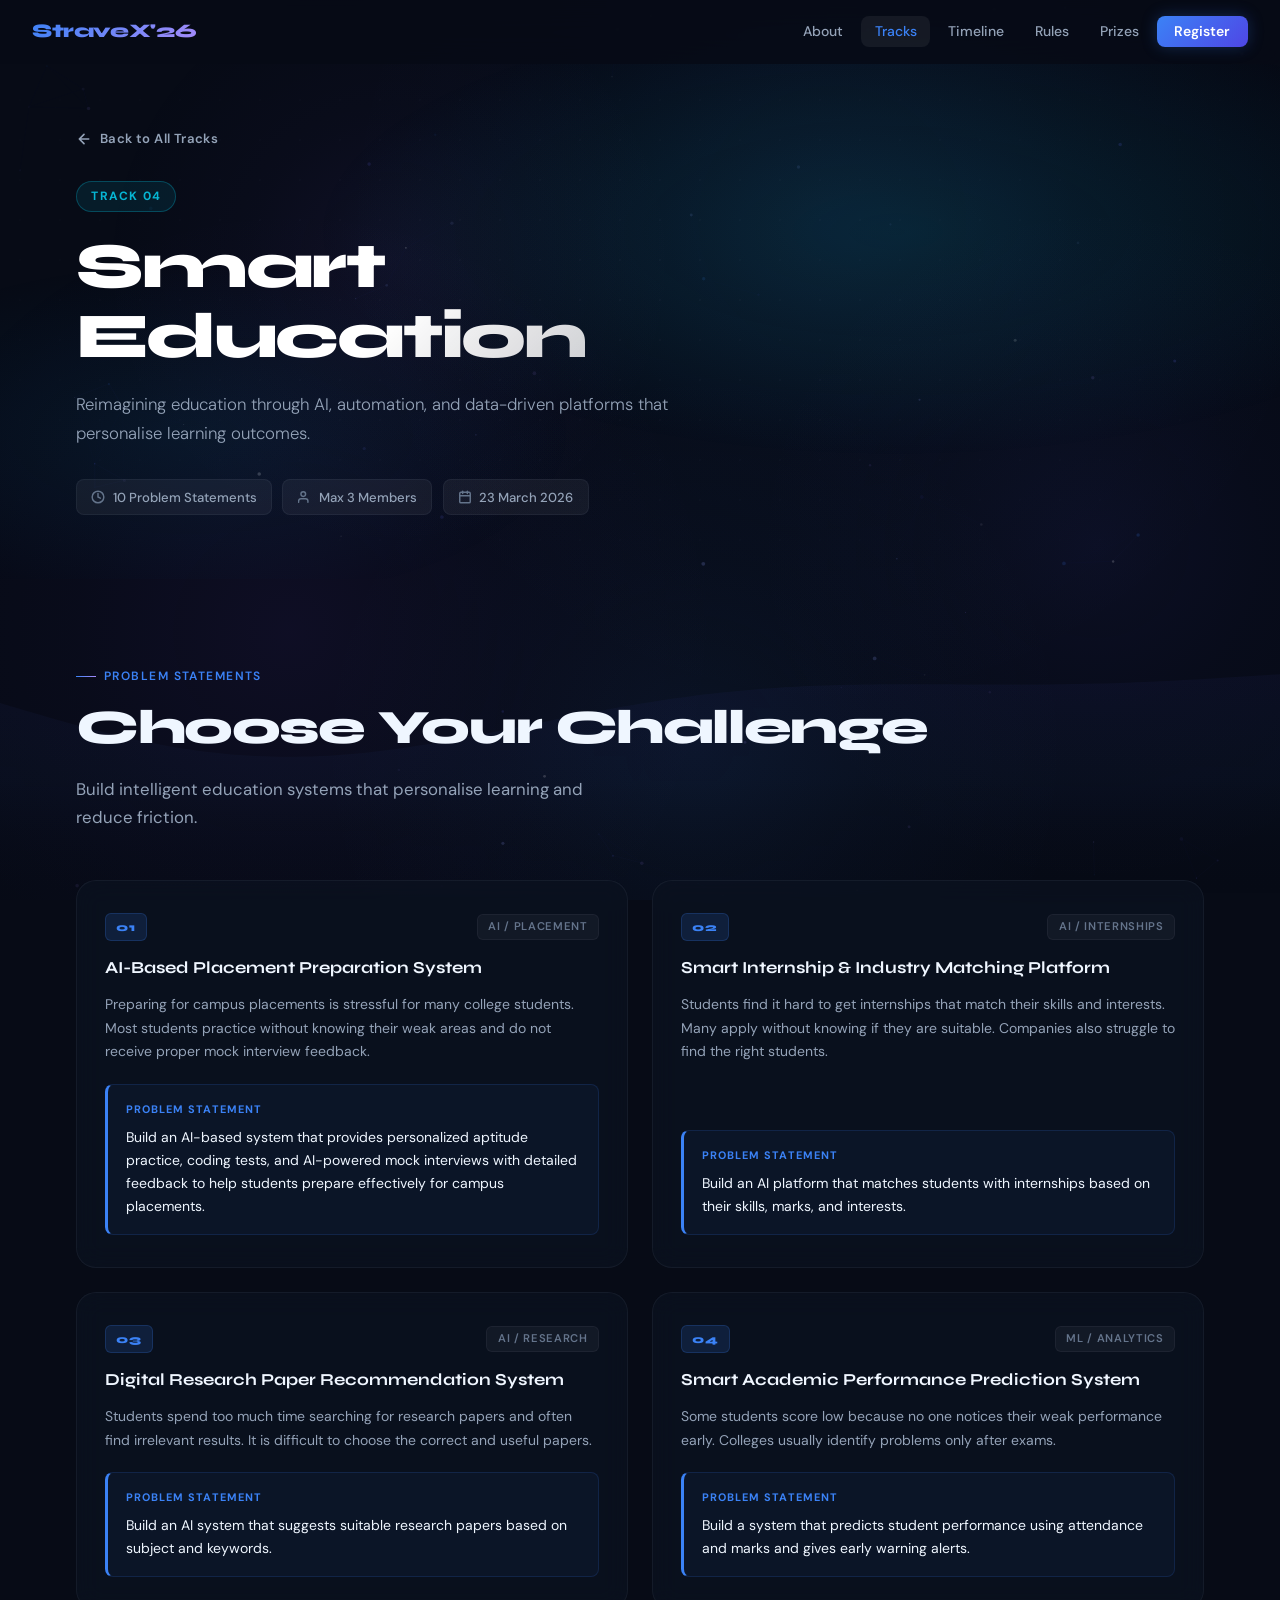
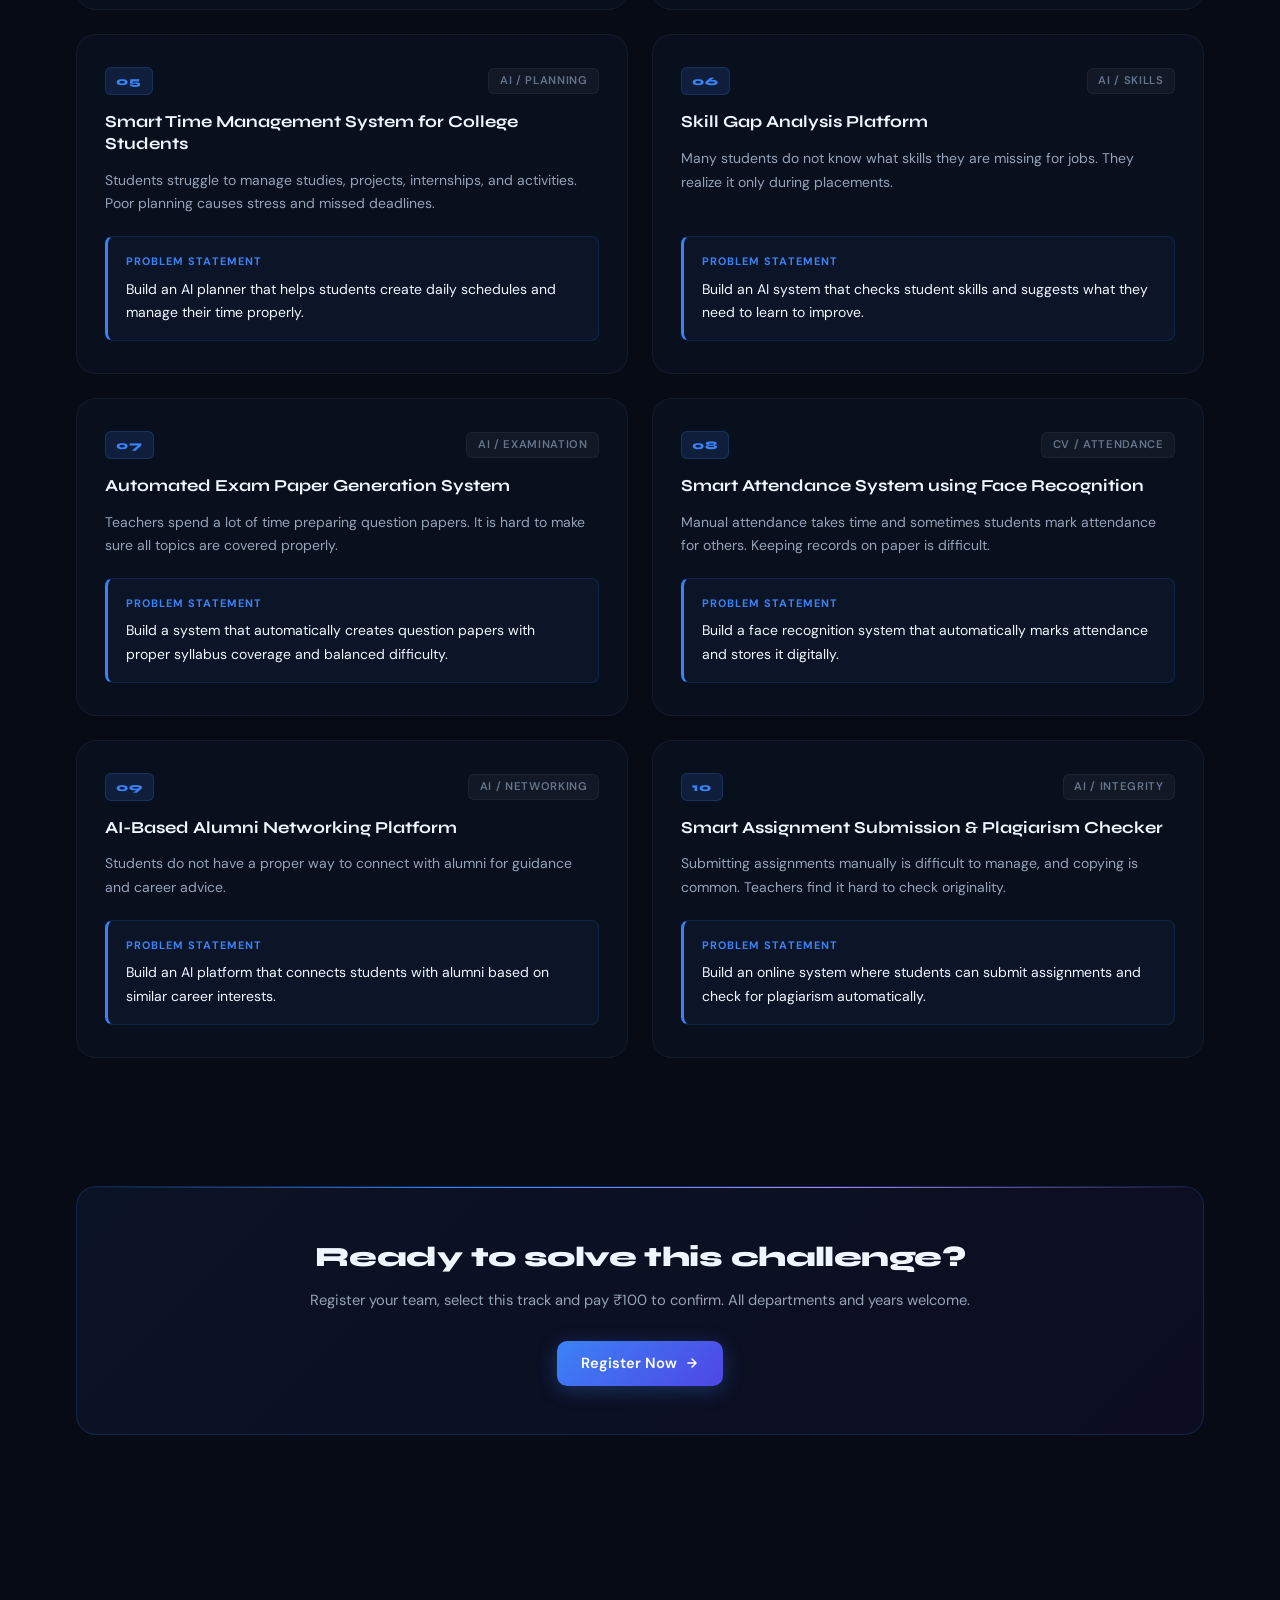
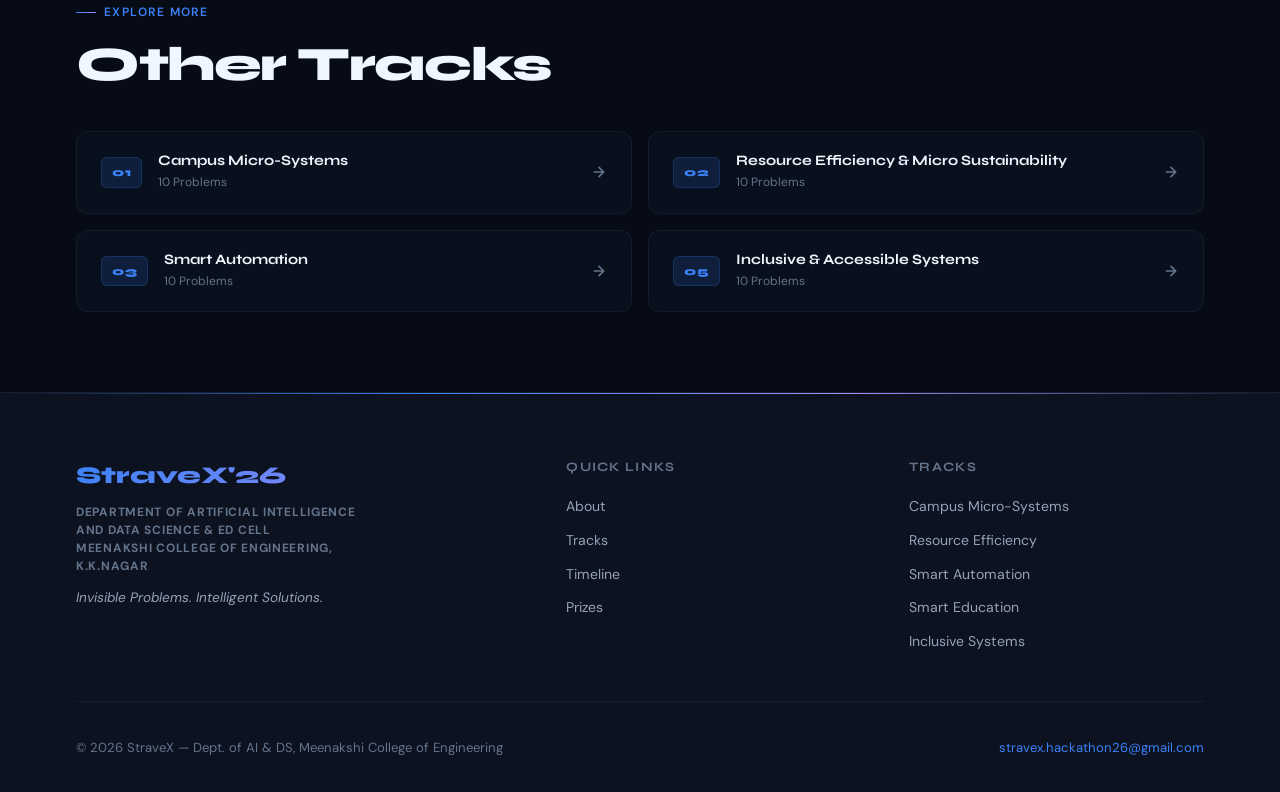
<file: education.html>
<!DOCTYPE html>
<html lang="en">
<head>
  <meta charset="UTF-8" />
  <meta name="viewport" content="width=device-width, initial-scale=1.0" />
  <title>Smart Education — StraveX'26</title>
  <meta name="description" content="Smart Education track problem statements for StraveX'26 hackathon." />
  <link rel="preconnect" href="https://fonts.googleapis.com" />
  <link rel="preconnect" href="https://fonts.gstatic.com" crossorigin />
  <link href="https://fonts.googleapis.com/css2?family=Syne:wght@400;500;600;700;800&family=DM+Sans:ital,opsz,wght@0,9..40,300;0,9..40,400;0,9..40,500;0,9..40,600;1,9..40,300&display=swap" rel="stylesheet" />
  <link rel="stylesheet" href="styles.css" />
</head>
<body>
  <canvas id="bg-canvas" aria-hidden="true"></canvas>
  <div id="progress-bar" role="progressbar" aria-hidden="true"></div>
  <nav id="navbar" role="navigation" aria-label="Main navigation">
    <a href="index.html" class="nav-logo">StraveX'26</a>
    <ul class="nav-links">
      <li><a href="index.html#about">About</a></li>
      <li><a href="index.html#tracks" class="active">Tracks</a></li>
      <li><a href="index.html#timeline">Timeline</a></li>
      <li><a href="index.html#rules">Rules</a></li>
      <li><a href="index.html#prizes">Prizes</a></li>
      <li><a href="index.html#register" class="nav-cta">Register</a></li>
    </ul>
    <button class="nav-hamburger" id="hamburgerBtn" aria-label="Toggle menu" aria-expanded="false">
      <span></span><span></span><span></span>
    </button>
  </nav>
  <nav class="mobile-nav" id="mobileNav" aria-label="Mobile navigation">
    <a href="index.html#about" class="mobile-link">About</a>
    <a href="index.html#tracks" class="mobile-link">Tracks</a>
    <a href="index.html#timeline" class="mobile-link">Timeline</a>
    <a href="index.html#rules" class="mobile-link">Rules</a>
    <a href="index.html#prizes" class="mobile-link">Prizes</a>
    <a href="index.html#register" class="nav-cta mobile-link">Register Now</a>
  </nav>

  <section class="track-hero track-hero--cyan" id="track-hero">
    <div class="track-hero-bg" aria-hidden="true"></div>
    <div class="container">
      <a href="index.html#tracks" class="track-back-link">
        <svg width="16" height="16" viewBox="0 0 24 24" fill="none" stroke="currentColor" stroke-width="2.5" stroke-linecap="round" stroke-linejoin="round"><path d="M19 12H5M12 5l-7 7 7 7"/></svg>
        Back to All Tracks
      </a>
      <div class="track-hero-content">
        <div class="track-number-badge">Track 04</div>
        <h1 class="track-hero-title">Smart Education</h1>
        <p class="track-hero-subtitle">Reimagining education through AI, automation, and data-driven platforms that personalise learning outcomes.</p>
        <div class="track-meta-row">
          <div class="track-meta-pill">
            <svg width="14" height="14" viewBox="0 0 24 24" fill="none" stroke="currentColor" stroke-width="2.5" stroke-linecap="round" stroke-linejoin="round"><circle cx="12" cy="12" r="10"/><path d="M12 6v6l4 2"/></svg>
            10 Problem Statements
          </div>
          <div class="track-meta-pill">
            <svg width="14" height="14" viewBox="0 0 24 24" fill="none" stroke="currentColor" stroke-width="2.5" stroke-linecap="round" stroke-linejoin="round"><path d="M17 21v-2a4 4 0 0 0-4-4H5a4 4 0 0 0-4 4v2"/><circle cx="9" cy="7" r="4"/></svg>
            Max 3 Members
          </div>
          <div class="track-meta-pill">
            <svg width="14" height="14" viewBox="0 0 24 24" fill="none" stroke="currentColor" stroke-width="2.5" stroke-linecap="round" stroke-linejoin="round"><rect x="3" y="4" width="18" height="18" rx="2"/><line x1="16" y1="2" x2="16" y2="6"/><line x1="8" y1="2" x2="8" y2="6"/><line x1="3" y1="10" x2="21" y2="10"/></svg>
            23 March 2026
          </div>
        </div>
      </div>
    </div>
  </section>

  <section class="ps-section">
    <div class="container">
      <div class="ps-header fade-up">
        <span class="section-label">Problem Statements</span>
        <h2 class="section-title">Choose Your Challenge</h2>
        <p class="section-subtitle">Build intelligent education systems that personalise learning and reduce friction.</p>
      </div>
      <div class="ps-grid">

        <div class="ps-card fade-up delay-1">
          <div class="ps-card-header">
            <div class="ps-number">01</div>
            <div class="ps-tag">AI / Placement</div>
          </div>
          <h3 class="ps-title">AI-Based Placement Preparation System</h3>
          <p class="ps-body">Preparing for campus placements is stressful for many college students. Most students practice without knowing their weak areas and do not receive proper mock interview feedback.</p>
          <div class="ps-problem-statement">
            <div class="ps-ps-label">Problem Statement</div>
            <p>Build an AI-based system that provides personalized aptitude practice, coding tests, and AI-powered mock interviews with detailed feedback to help students prepare effectively for campus placements.</p>
          </div>
        </div>
        <div class="ps-card fade-up delay-2">
          <div class="ps-card-header">
            <div class="ps-number">02</div>
            <div class="ps-tag">AI / Internships</div>
          </div>
          <h3 class="ps-title">Smart Internship &amp; Industry Matching Platform</h3>
          <p class="ps-body">Students find it hard to get internships that match their skills and interests. Many apply without knowing if they are suitable. Companies also struggle to find the right students.</p>
          <div class="ps-problem-statement">
            <div class="ps-ps-label">Problem Statement</div>
            <p>Build an AI platform that matches students with internships based on their skills, marks, and interests.</p>
          </div>
        </div>
        <div class="ps-card fade-up delay-3">
          <div class="ps-card-header">
            <div class="ps-number">03</div>
            <div class="ps-tag">AI / Research</div>
          </div>
          <h3 class="ps-title">Digital Research Paper Recommendation System</h3>
          <p class="ps-body">Students spend too much time searching for research papers and often find irrelevant results. It is difficult to choose the correct and useful papers.</p>
          <div class="ps-problem-statement">
            <div class="ps-ps-label">Problem Statement</div>
            <p>Build an AI system that suggests suitable research papers based on subject and keywords.</p>
          </div>
        </div>
        <div class="ps-card fade-up delay-1">
          <div class="ps-card-header">
            <div class="ps-number">04</div>
            <div class="ps-tag">ML / Analytics</div>
          </div>
          <h3 class="ps-title">Smart Academic Performance Prediction System</h3>
          <p class="ps-body">Some students score low because no one notices their weak performance early. Colleges usually identify problems only after exams.</p>
          <div class="ps-problem-statement">
            <div class="ps-ps-label">Problem Statement</div>
            <p>Build a system that predicts student performance using attendance and marks and gives early warning alerts.</p>
          </div>
        </div>
        <div class="ps-card fade-up delay-2">
          <div class="ps-card-header">
            <div class="ps-number">05</div>
            <div class="ps-tag">AI / Planning</div>
          </div>
          <h3 class="ps-title">Smart Time Management System for College Students</h3>
          <p class="ps-body">Students struggle to manage studies, projects, internships, and activities. Poor planning causes stress and missed deadlines.</p>
          <div class="ps-problem-statement">
            <div class="ps-ps-label">Problem Statement</div>
            <p>Build an AI planner that helps students create daily schedules and manage their time properly.</p>
          </div>
        </div>
        <div class="ps-card fade-up delay-3">
          <div class="ps-card-header">
            <div class="ps-number">06</div>
            <div class="ps-tag">AI / Skills</div>
          </div>
          <h3 class="ps-title">Skill Gap Analysis Platform</h3>
          <p class="ps-body">Many students do not know what skills they are missing for jobs. They realize it only during placements.</p>
          <div class="ps-problem-statement">
            <div class="ps-ps-label">Problem Statement</div>
            <p>Build an AI system that checks student skills and suggests what they need to learn to improve.</p>
          </div>
        </div>
        <div class="ps-card fade-up delay-1">
          <div class="ps-card-header">
            <div class="ps-number">07</div>
            <div class="ps-tag">AI / Examination</div>
          </div>
          <h3 class="ps-title">Automated Exam Paper Generation System</h3>
          <p class="ps-body">Teachers spend a lot of time preparing question papers. It is hard to make sure all topics are covered properly.</p>
          <div class="ps-problem-statement">
            <div class="ps-ps-label">Problem Statement</div>
            <p>Build a system that automatically creates question papers with proper syllabus coverage and balanced difficulty.</p>
          </div>
        </div>
        <div class="ps-card fade-up delay-2">
          <div class="ps-card-header">
            <div class="ps-number">08</div>
            <div class="ps-tag">CV / Attendance</div>
          </div>
          <h3 class="ps-title">Smart Attendance System using Face Recognition</h3>
          <p class="ps-body">Manual attendance takes time and sometimes students mark attendance for others. Keeping records on paper is difficult.</p>
          <div class="ps-problem-statement">
            <div class="ps-ps-label">Problem Statement</div>
            <p>Build a face recognition system that automatically marks attendance and stores it digitally.</p>
          </div>
        </div>
        <div class="ps-card fade-up delay-3">
          <div class="ps-card-header">
            <div class="ps-number">09</div>
            <div class="ps-tag">AI / Networking</div>
          </div>
          <h3 class="ps-title">AI-Based Alumni Networking Platform</h3>
          <p class="ps-body">Students do not have a proper way to connect with alumni for guidance and career advice.</p>
          <div class="ps-problem-statement">
            <div class="ps-ps-label">Problem Statement</div>
            <p>Build an AI platform that connects students with alumni based on similar career interests.</p>
          </div>
        </div>
        <div class="ps-card fade-up delay-1">
          <div class="ps-card-header">
            <div class="ps-number">10</div>
            <div class="ps-tag">AI / Integrity</div>
          </div>
          <h3 class="ps-title">Smart Assignment Submission &amp; Plagiarism Checker</h3>
          <p class="ps-body">Submitting assignments manually is difficult to manage, and copying is common. Teachers find it hard to check originality.</p>
          <div class="ps-problem-statement">
            <div class="ps-ps-label">Problem Statement</div>
            <p>Build an online system where students can submit assignments and check for plagiarism automatically.</p>
          </div>
        </div>
      </div>
    </div>
  </section>

  <section class="ps-section" style="padding-top:0;padding-bottom:5rem;">
    <div class="container">
      <div class="ps-cta fade-up">
        <div class="ps-cta-inner">
          <h3>Ready to solve this challenge?</h3>
          <p>Register your team, select this track and pay ₹100 to confirm. All departments and years welcome.</p>
          <a href="index.html#register" class="btn btn-primary">
            Register Now
            <svg width="14" height="14" viewBox="0 0 24 24" fill="none" stroke="currentColor" stroke-width="2.5" stroke-linecap="round" stroke-linejoin="round"><path d="M5 12h14M12 5l7 7-7 7"/></svg>
          </a>
        </div>
      </div>
    </div>
  </section>

  <section class="other-tracks-section">
    <div class="container">
      <span class="section-label fade-up">Explore More</span>
      <h2 class="section-title fade-up delay-1">Other Tracks</h2>
      <div class="other-tracks-grid fade-up delay-2">
        <a href="campus.html" class="other-track-card">
          <div class="otc-num">01</div>
          <div class="otc-info"><div class="otc-title">Campus Micro-Systems</div><div class="otc-count">10 Problems</div></div>
          <svg class="otc-arrow" viewBox="0 0 24 24" fill="none" stroke="currentColor" stroke-width="2.5" stroke-linecap="round" stroke-linejoin="round"><path d="M5 12h14M12 5l7 7-7 7"/></svg>
        </a>
        <a href="renewable.html" class="other-track-card">
          <div class="otc-num">02</div>
          <div class="otc-info"><div class="otc-title">Resource Efficiency &amp; Micro Sustainability</div><div class="otc-count">10 Problems</div></div>
          <svg class="otc-arrow" viewBox="0 0 24 24" fill="none" stroke="currentColor" stroke-width="2.5" stroke-linecap="round" stroke-linejoin="round"><path d="M5 12h14M12 5l7 7-7 7"/></svg>
        </a>
        <a href="automation.html" class="other-track-card">
          <div class="otc-num">03</div>
          <div class="otc-info"><div class="otc-title">Smart Automation</div><div class="otc-count">10 Problems</div></div>
          <svg class="otc-arrow" viewBox="0 0 24 24" fill="none" stroke="currentColor" stroke-width="2.5" stroke-linecap="round" stroke-linejoin="round"><path d="M5 12h14M12 5l7 7-7 7"/></svg>
        </a>
        <a href="inclusive.html" class="other-track-card">
          <div class="otc-num">05</div>
          <div class="otc-info"><div class="otc-title">Inclusive &amp; Accessible Systems</div><div class="otc-count">10 Problems</div></div>
          <svg class="otc-arrow" viewBox="0 0 24 24" fill="none" stroke="currentColor" stroke-width="2.5" stroke-linecap="round" stroke-linejoin="round"><path d="M5 12h14M12 5l7 7-7 7"/></svg>
        </a>
      </div>
    </div>
  </section>

  <footer>
    <div class="container">
      <div class="footer-grid">
        <div class="footer-brand">
          <div class="logo">StraveX'26</div>
          <div class="dept">Department of Artificial Intelligence and Data Science &amp; ED Cell<br>Meenakshi College of Engineering, K.K.Nagar</div>
          <div class="tagline">Invisible Problems. Intelligent Solutions.</div>
        </div>
        <div class="footer-col">
          <h4>Quick Links</h4>
          <ul>
            <li><a href="index.html#about">About</a></li>
            <li><a href="index.html#tracks">Tracks</a></li>
            <li><a href="index.html#timeline">Timeline</a></li>
            <li><a href="index.html#prizes">Prizes</a></li>
          </ul>
        </div>
        <div class="footer-col">
          <h4>Tracks</h4>
          <ul>
            <li><a href="campus.html">Campus Micro-Systems</a></li>
            <li><a href="renewable.html">Resource Efficiency</a></li>
            <li><a href="automation.html">Smart Automation</a></li>
            <li><a href="education.html">Smart Education</a></li>
            <li><a href="inclusive.html">Inclusive Systems</a></li>
          </ul>
        </div>
      </div>
      <div class="footer-bottom">
        <p>© 2026 StraveX — Dept. of AI &amp; DS, Meenakshi College of Engineering</p>
        <div class="email"><a href="mailto:stravex.hackathon26@gmail.com">stravex.hackathon26@gmail.com</a></div>
      </div>
    </div>
  </footer>
  <script src="main.js"></script>
</body>
</html>
</file>
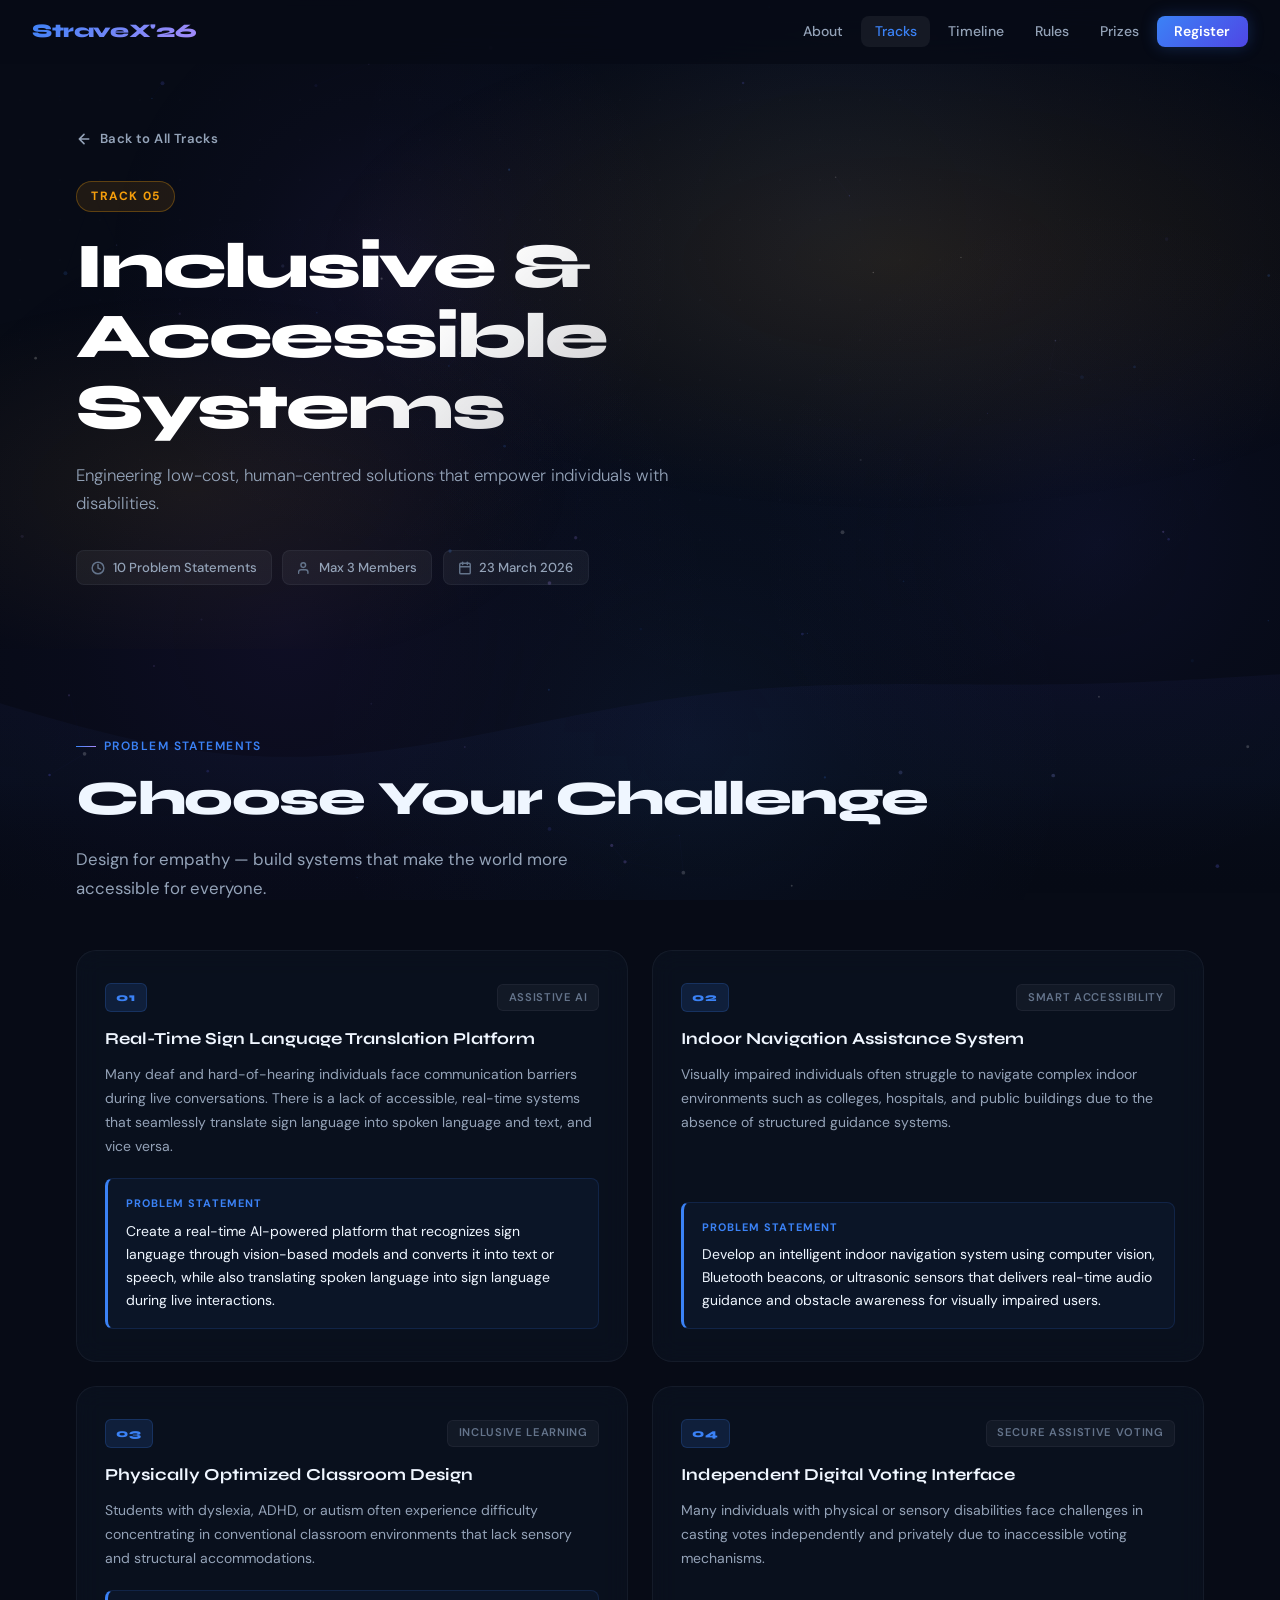
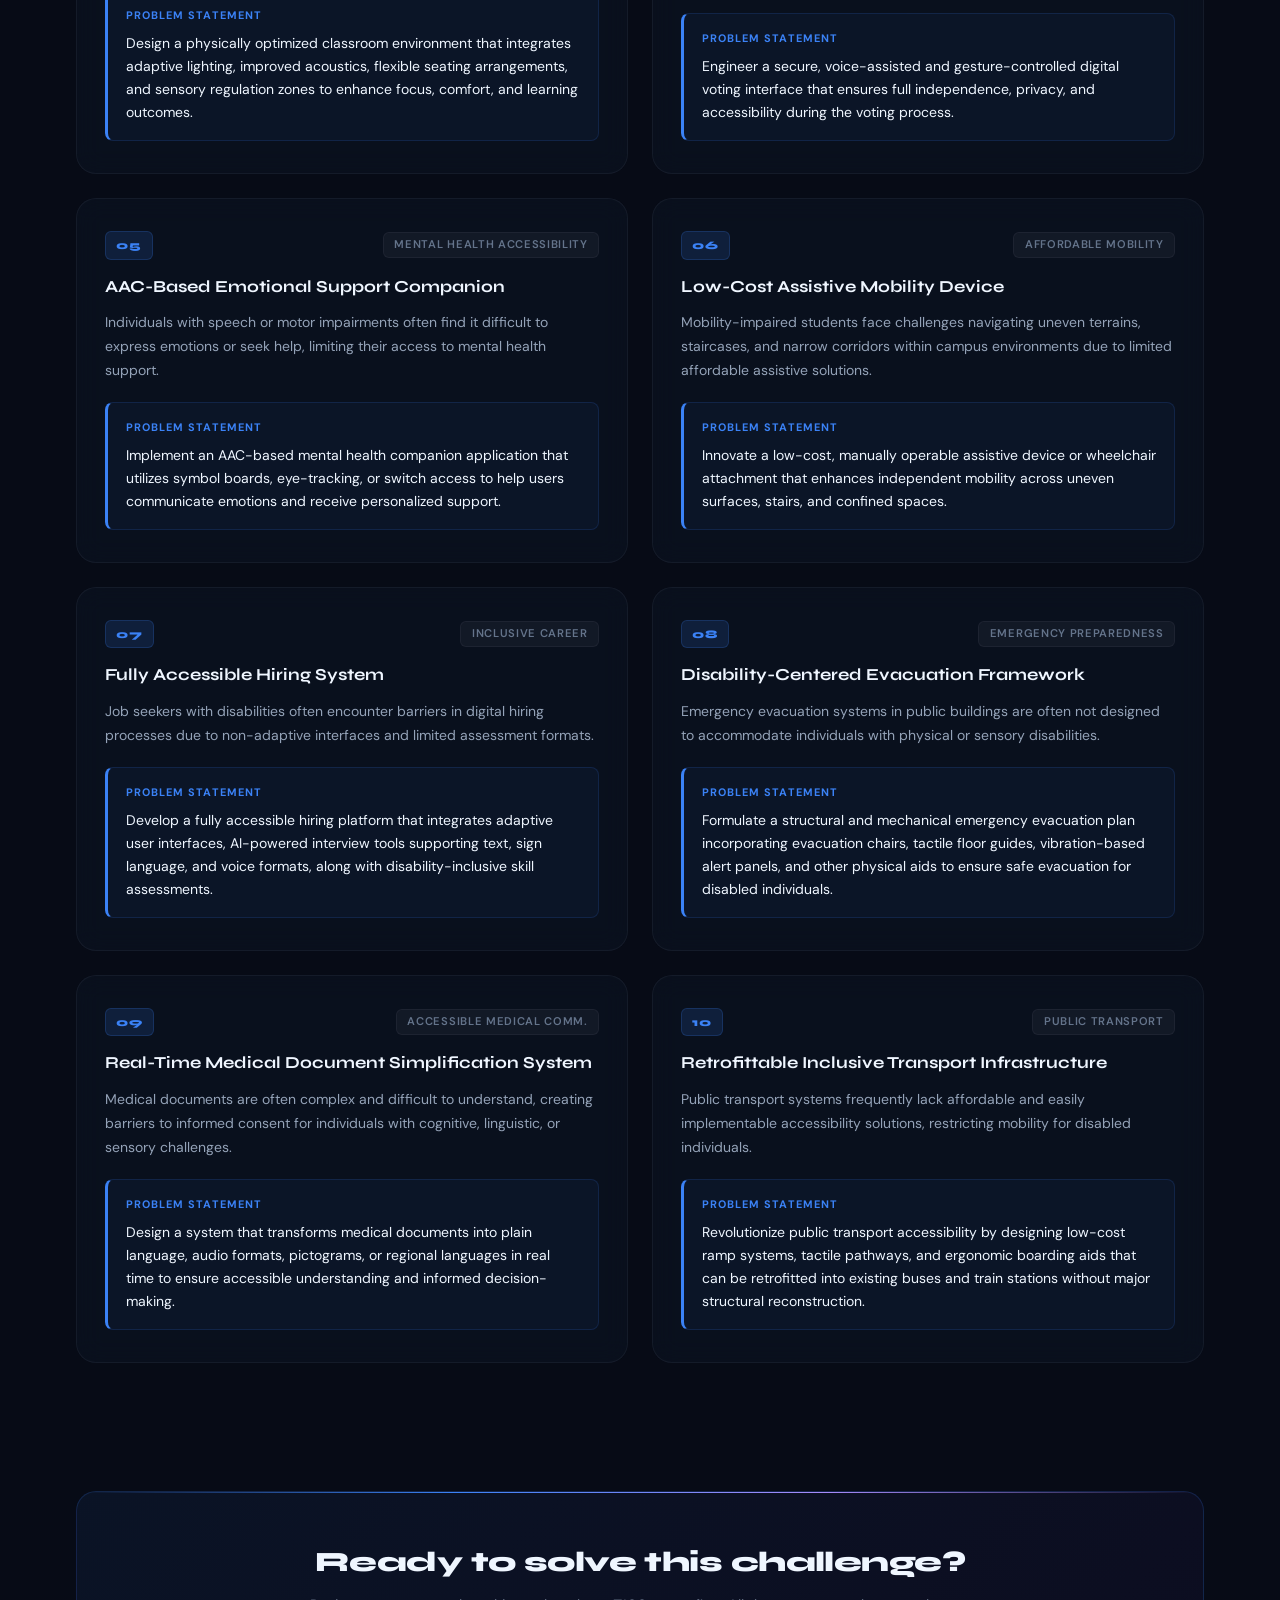
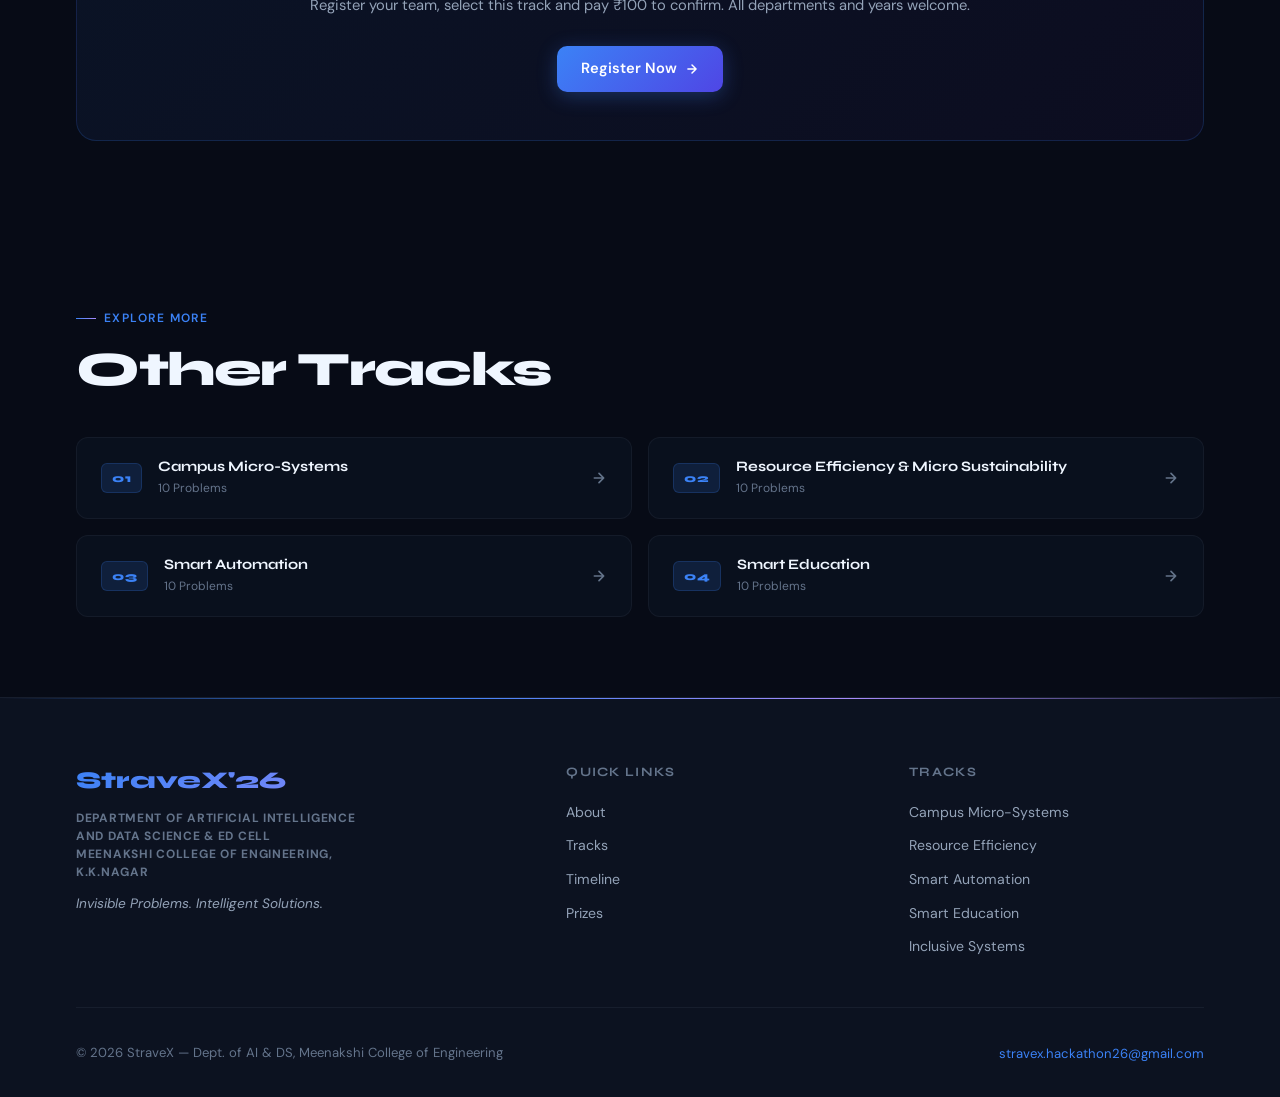
<file: inclusive.html>
<!DOCTYPE html>
<html lang="en">
<head>
  <meta charset="UTF-8" />
  <meta name="viewport" content="width=device-width, initial-scale=1.0" />
  <title>Inclusive &amp; Accessible Systems — StraveX'26</title>
  <meta name="description" content="Inclusive &amp; Accessible Systems track problem statements for StraveX'26 hackathon." />
  <link rel="preconnect" href="https://fonts.googleapis.com" />
  <link rel="preconnect" href="https://fonts.gstatic.com" crossorigin />
  <link href="https://fonts.googleapis.com/css2?family=Syne:wght@400;500;600;700;800&family=DM+Sans:ital,opsz,wght@0,9..40,300;0,9..40,400;0,9..40,500;0,9..40,600;1,9..40,300&display=swap" rel="stylesheet" />
  <link rel="stylesheet" href="styles.css" />
</head>
<body>
  <canvas id="bg-canvas" aria-hidden="true"></canvas>
  <div id="progress-bar" role="progressbar" aria-hidden="true"></div>
  <nav id="navbar" role="navigation" aria-label="Main navigation">
    <a href="index.html" class="nav-logo">StraveX'26</a>
    <ul class="nav-links">
      <li><a href="index.html#about">About</a></li>
      <li><a href="index.html#tracks" class="active">Tracks</a></li>
      <li><a href="index.html#timeline">Timeline</a></li>
      <li><a href="index.html#rules">Rules</a></li>
      <li><a href="index.html#prizes">Prizes</a></li>
      <li><a href="index.html#register" class="nav-cta">Register</a></li>
    </ul>
    <button class="nav-hamburger" id="hamburgerBtn" aria-label="Toggle menu" aria-expanded="false">
      <span></span><span></span><span></span>
    </button>
  </nav>
  <nav class="mobile-nav" id="mobileNav" aria-label="Mobile navigation">
    <a href="index.html#about" class="mobile-link">About</a>
    <a href="index.html#tracks" class="mobile-link">Tracks</a>
    <a href="index.html#timeline" class="mobile-link">Timeline</a>
    <a href="index.html#rules" class="mobile-link">Rules</a>
    <a href="index.html#prizes" class="mobile-link">Prizes</a>
    <a href="index.html#register" class="nav-cta mobile-link">Register Now</a>
  </nav>

  <section class="track-hero track-hero--amber" id="track-hero">
    <div class="track-hero-bg" aria-hidden="true"></div>
    <div class="container">
      <a href="index.html#tracks" class="track-back-link">
        <svg width="16" height="16" viewBox="0 0 24 24" fill="none" stroke="currentColor" stroke-width="2.5" stroke-linecap="round" stroke-linejoin="round"><path d="M19 12H5M12 5l-7 7 7 7"/></svg>
        Back to All Tracks
      </a>
      <div class="track-hero-content">
        <div class="track-number-badge">Track 05</div>
        <h1 class="track-hero-title">Inclusive &amp; Accessible Systems</h1>
        <p class="track-hero-subtitle">Engineering low-cost, human-centred solutions that empower individuals with disabilities.</p>
        <div class="track-meta-row">
          <div class="track-meta-pill">
            <svg width="14" height="14" viewBox="0 0 24 24" fill="none" stroke="currentColor" stroke-width="2.5" stroke-linecap="round" stroke-linejoin="round"><circle cx="12" cy="12" r="10"/><path d="M12 6v6l4 2"/></svg>
            10 Problem Statements
          </div>
          <div class="track-meta-pill">
            <svg width="14" height="14" viewBox="0 0 24 24" fill="none" stroke="currentColor" stroke-width="2.5" stroke-linecap="round" stroke-linejoin="round"><path d="M17 21v-2a4 4 0 0 0-4-4H5a4 4 0 0 0-4 4v2"/><circle cx="9" cy="7" r="4"/></svg>
            Max 3 Members
          </div>
          <div class="track-meta-pill">
            <svg width="14" height="14" viewBox="0 0 24 24" fill="none" stroke="currentColor" stroke-width="2.5" stroke-linecap="round" stroke-linejoin="round"><rect x="3" y="4" width="18" height="18" rx="2"/><line x1="16" y1="2" x2="16" y2="6"/><line x1="8" y1="2" x2="8" y2="6"/><line x1="3" y1="10" x2="21" y2="10"/></svg>
            23 March 2026
          </div>
        </div>
      </div>
    </div>
  </section>

  <section class="ps-section">
    <div class="container">
      <div class="ps-header fade-up">
        <span class="section-label">Problem Statements</span>
        <h2 class="section-title">Choose Your Challenge</h2>
        <p class="section-subtitle">Design for empathy — build systems that make the world more accessible for everyone.</p>
      </div>
      <div class="ps-grid">

        <div class="ps-card fade-up delay-1">
          <div class="ps-card-header">
            <div class="ps-number">01</div>
            <div class="ps-tag">Assistive AI</div>
          </div>
          <h3 class="ps-title">Real-Time Sign Language Translation Platform</h3>
          <p class="ps-body">Many deaf and hard-of-hearing individuals face communication barriers during live conversations. There is a lack of accessible, real-time systems that seamlessly translate sign language into spoken language and text, and vice versa.</p>
          <div class="ps-problem-statement">
            <div class="ps-ps-label">Problem Statement</div>
            <p>Create a real-time AI-powered platform that recognizes sign language through vision-based models and converts it into text or speech, while also translating spoken language into sign language during live interactions.</p>
          </div>
        </div>
        <div class="ps-card fade-up delay-2">
          <div class="ps-card-header">
            <div class="ps-number">02</div>
            <div class="ps-tag">Smart Accessibility</div>
          </div>
          <h3 class="ps-title">Indoor Navigation Assistance System</h3>
          <p class="ps-body">Visually impaired individuals often struggle to navigate complex indoor environments such as colleges, hospitals, and public buildings due to the absence of structured guidance systems.</p>
          <div class="ps-problem-statement">
            <div class="ps-ps-label">Problem Statement</div>
            <p>Develop an intelligent indoor navigation system using computer vision, Bluetooth beacons, or ultrasonic sensors that delivers real-time audio guidance and obstacle awareness for visually impaired users.</p>
          </div>
        </div>
        <div class="ps-card fade-up delay-3">
          <div class="ps-card-header">
            <div class="ps-number">03</div>
            <div class="ps-tag">Inclusive Learning</div>
          </div>
          <h3 class="ps-title">Physically Optimized Classroom Design</h3>
          <p class="ps-body">Students with dyslexia, ADHD, or autism often experience difficulty concentrating in conventional classroom environments that lack sensory and structural accommodations.</p>
          <div class="ps-problem-statement">
            <div class="ps-ps-label">Problem Statement</div>
            <p>Design a physically optimized classroom environment that integrates adaptive lighting, improved acoustics, flexible seating arrangements, and sensory regulation zones to enhance focus, comfort, and learning outcomes.</p>
          </div>
        </div>
        <div class="ps-card fade-up delay-1">
          <div class="ps-card-header">
            <div class="ps-number">04</div>
            <div class="ps-tag">Secure Assistive Voting</div>
          </div>
          <h3 class="ps-title">Independent Digital Voting Interface</h3>
          <p class="ps-body">Many individuals with physical or sensory disabilities face challenges in casting votes independently and privately due to inaccessible voting mechanisms.</p>
          <div class="ps-problem-statement">
            <div class="ps-ps-label">Problem Statement</div>
            <p>Engineer a secure, voice-assisted and gesture-controlled digital voting interface that ensures full independence, privacy, and accessibility during the voting process.</p>
          </div>
        </div>
        <div class="ps-card fade-up delay-2">
          <div class="ps-card-header">
            <div class="ps-number">05</div>
            <div class="ps-tag">Mental Health Accessibility</div>
          </div>
          <h3 class="ps-title">AAC-Based Emotional Support Companion</h3>
          <p class="ps-body">Individuals with speech or motor impairments often find it difficult to express emotions or seek help, limiting their access to mental health support.</p>
          <div class="ps-problem-statement">
            <div class="ps-ps-label">Problem Statement</div>
            <p>Implement an AAC-based mental health companion application that utilizes symbol boards, eye-tracking, or switch access to help users communicate emotions and receive personalized support.</p>
          </div>
        </div>
        <div class="ps-card fade-up delay-3">
          <div class="ps-card-header">
            <div class="ps-number">06</div>
            <div class="ps-tag">Affordable Mobility</div>
          </div>
          <h3 class="ps-title">Low-Cost Assistive Mobility Device</h3>
          <p class="ps-body">Mobility-impaired students face challenges navigating uneven terrains, staircases, and narrow corridors within campus environments due to limited affordable assistive solutions.</p>
          <div class="ps-problem-statement">
            <div class="ps-ps-label">Problem Statement</div>
            <p>Innovate a low-cost, manually operable assistive device or wheelchair attachment that enhances independent mobility across uneven surfaces, stairs, and confined spaces.</p>
          </div>
        </div>
        <div class="ps-card fade-up delay-1">
          <div class="ps-card-header">
            <div class="ps-number">07</div>
            <div class="ps-tag">Inclusive Career</div>
          </div>
          <h3 class="ps-title">Fully Accessible Hiring System</h3>
          <p class="ps-body">Job seekers with disabilities often encounter barriers in digital hiring processes due to non-adaptive interfaces and limited assessment formats.</p>
          <div class="ps-problem-statement">
            <div class="ps-ps-label">Problem Statement</div>
            <p>Develop a fully accessible hiring platform that integrates adaptive user interfaces, AI-powered interview tools supporting text, sign language, and voice formats, along with disability-inclusive skill assessments.</p>
          </div>
        </div>
        <div class="ps-card fade-up delay-2">
          <div class="ps-card-header">
            <div class="ps-number">08</div>
            <div class="ps-tag">Emergency Preparedness</div>
          </div>
          <h3 class="ps-title">Disability-Centered Evacuation Framework</h3>
          <p class="ps-body">Emergency evacuation systems in public buildings are often not designed to accommodate individuals with physical or sensory disabilities.</p>
          <div class="ps-problem-statement">
            <div class="ps-ps-label">Problem Statement</div>
            <p>Formulate a structural and mechanical emergency evacuation plan incorporating evacuation chairs, tactile floor guides, vibration-based alert panels, and other physical aids to ensure safe evacuation for disabled individuals.</p>
          </div>
        </div>
        <div class="ps-card fade-up delay-3">
          <div class="ps-card-header">
            <div class="ps-number">09</div>
            <div class="ps-tag">Accessible Medical Comm.</div>
          </div>
          <h3 class="ps-title">Real-Time Medical Document Simplification System</h3>
          <p class="ps-body">Medical documents are often complex and difficult to understand, creating barriers to informed consent for individuals with cognitive, linguistic, or sensory challenges.</p>
          <div class="ps-problem-statement">
            <div class="ps-ps-label">Problem Statement</div>
            <p>Design a system that transforms medical documents into plain language, audio formats, pictograms, or regional languages in real time to ensure accessible understanding and informed decision-making.</p>
          </div>
        </div>
        <div class="ps-card fade-up delay-1">
          <div class="ps-card-header">
            <div class="ps-number">10</div>
            <div class="ps-tag">Public Transport</div>
          </div>
          <h3 class="ps-title">Retrofittable Inclusive Transport Infrastructure</h3>
          <p class="ps-body">Public transport systems frequently lack affordable and easily implementable accessibility solutions, restricting mobility for disabled individuals.</p>
          <div class="ps-problem-statement">
            <div class="ps-ps-label">Problem Statement</div>
            <p>Revolutionize public transport accessibility by designing low-cost ramp systems, tactile pathways, and ergonomic boarding aids that can be retrofitted into existing buses and train stations without major structural reconstruction.</p>
          </div>
        </div>
      </div>
    </div>
  </section>

  <section class="ps-section" style="padding-top:0;padding-bottom:5rem;">
    <div class="container">
      <div class="ps-cta fade-up">
        <div class="ps-cta-inner">
          <h3>Ready to solve this challenge?</h3>
          <p>Register your team, select this track and pay ₹100 to confirm. All departments and years welcome.</p>
          <a href="index.html#register" class="btn btn-primary">
            Register Now
            <svg width="14" height="14" viewBox="0 0 24 24" fill="none" stroke="currentColor" stroke-width="2.5" stroke-linecap="round" stroke-linejoin="round"><path d="M5 12h14M12 5l7 7-7 7"/></svg>
          </a>
        </div>
      </div>
    </div>
  </section>

  <section class="other-tracks-section">
    <div class="container">
      <span class="section-label fade-up">Explore More</span>
      <h2 class="section-title fade-up delay-1">Other Tracks</h2>
      <div class="other-tracks-grid fade-up delay-2">
        <a href="campus.html" class="other-track-card">
          <div class="otc-num">01</div>
          <div class="otc-info"><div class="otc-title">Campus Micro-Systems</div><div class="otc-count">10 Problems</div></div>
          <svg class="otc-arrow" viewBox="0 0 24 24" fill="none" stroke="currentColor" stroke-width="2.5" stroke-linecap="round" stroke-linejoin="round"><path d="M5 12h14M12 5l7 7-7 7"/></svg>
        </a>
        <a href="renewable.html" class="other-track-card">
          <div class="otc-num">02</div>
          <div class="otc-info"><div class="otc-title">Resource Efficiency &amp; Micro Sustainability</div><div class="otc-count">10 Problems</div></div>
          <svg class="otc-arrow" viewBox="0 0 24 24" fill="none" stroke="currentColor" stroke-width="2.5" stroke-linecap="round" stroke-linejoin="round"><path d="M5 12h14M12 5l7 7-7 7"/></svg>
        </a>
        <a href="automation.html" class="other-track-card">
          <div class="otc-num">03</div>
          <div class="otc-info"><div class="otc-title">Smart Automation</div><div class="otc-count">10 Problems</div></div>
          <svg class="otc-arrow" viewBox="0 0 24 24" fill="none" stroke="currentColor" stroke-width="2.5" stroke-linecap="round" stroke-linejoin="round"><path d="M5 12h14M12 5l7 7-7 7"/></svg>
        </a>
        <a href="education.html" class="other-track-card">
          <div class="otc-num">04</div>
          <div class="otc-info"><div class="otc-title">Smart Education</div><div class="otc-count">10 Problems</div></div>
          <svg class="otc-arrow" viewBox="0 0 24 24" fill="none" stroke="currentColor" stroke-width="2.5" stroke-linecap="round" stroke-linejoin="round"><path d="M5 12h14M12 5l7 7-7 7"/></svg>
        </a>
      </div>
    </div>
  </section>

  <footer>
    <div class="container">
      <div class="footer-grid">
        <div class="footer-brand">
          <div class="logo">StraveX'26</div>
          <div class="dept">Department of Artificial Intelligence and Data Science &amp; ED Cell<br>Meenakshi College of Engineering, K.K.Nagar</div>
          <div class="tagline">Invisible Problems. Intelligent Solutions.</div>
        </div>
        <div class="footer-col">
          <h4>Quick Links</h4>
          <ul>
            <li><a href="index.html#about">About</a></li>
            <li><a href="index.html#tracks">Tracks</a></li>
            <li><a href="index.html#timeline">Timeline</a></li>
            <li><a href="index.html#prizes">Prizes</a></li>
          </ul>
        </div>
        <div class="footer-col">
          <h4>Tracks</h4>
          <ul>
            <li><a href="campus.html">Campus Micro-Systems</a></li>
            <li><a href="renewable.html">Resource Efficiency</a></li>
            <li><a href="automation.html">Smart Automation</a></li>
            <li><a href="education.html">Smart Education</a></li>
            <li><a href="inclusive.html">Inclusive Systems</a></li>
          </ul>
        </div>
      </div>
      <div class="footer-bottom">
        <p>© 2026 StraveX — Dept. of AI &amp; DS, Meenakshi College of Engineering</p>
        <div class="email"><a href="mailto:stravex.hackathon26@gmail.com">stravex.hackathon26@gmail.com</a></div>
      </div>
    </div>
  </footer>
  <script src="main.js"></script>
</body>
</html>
</file>
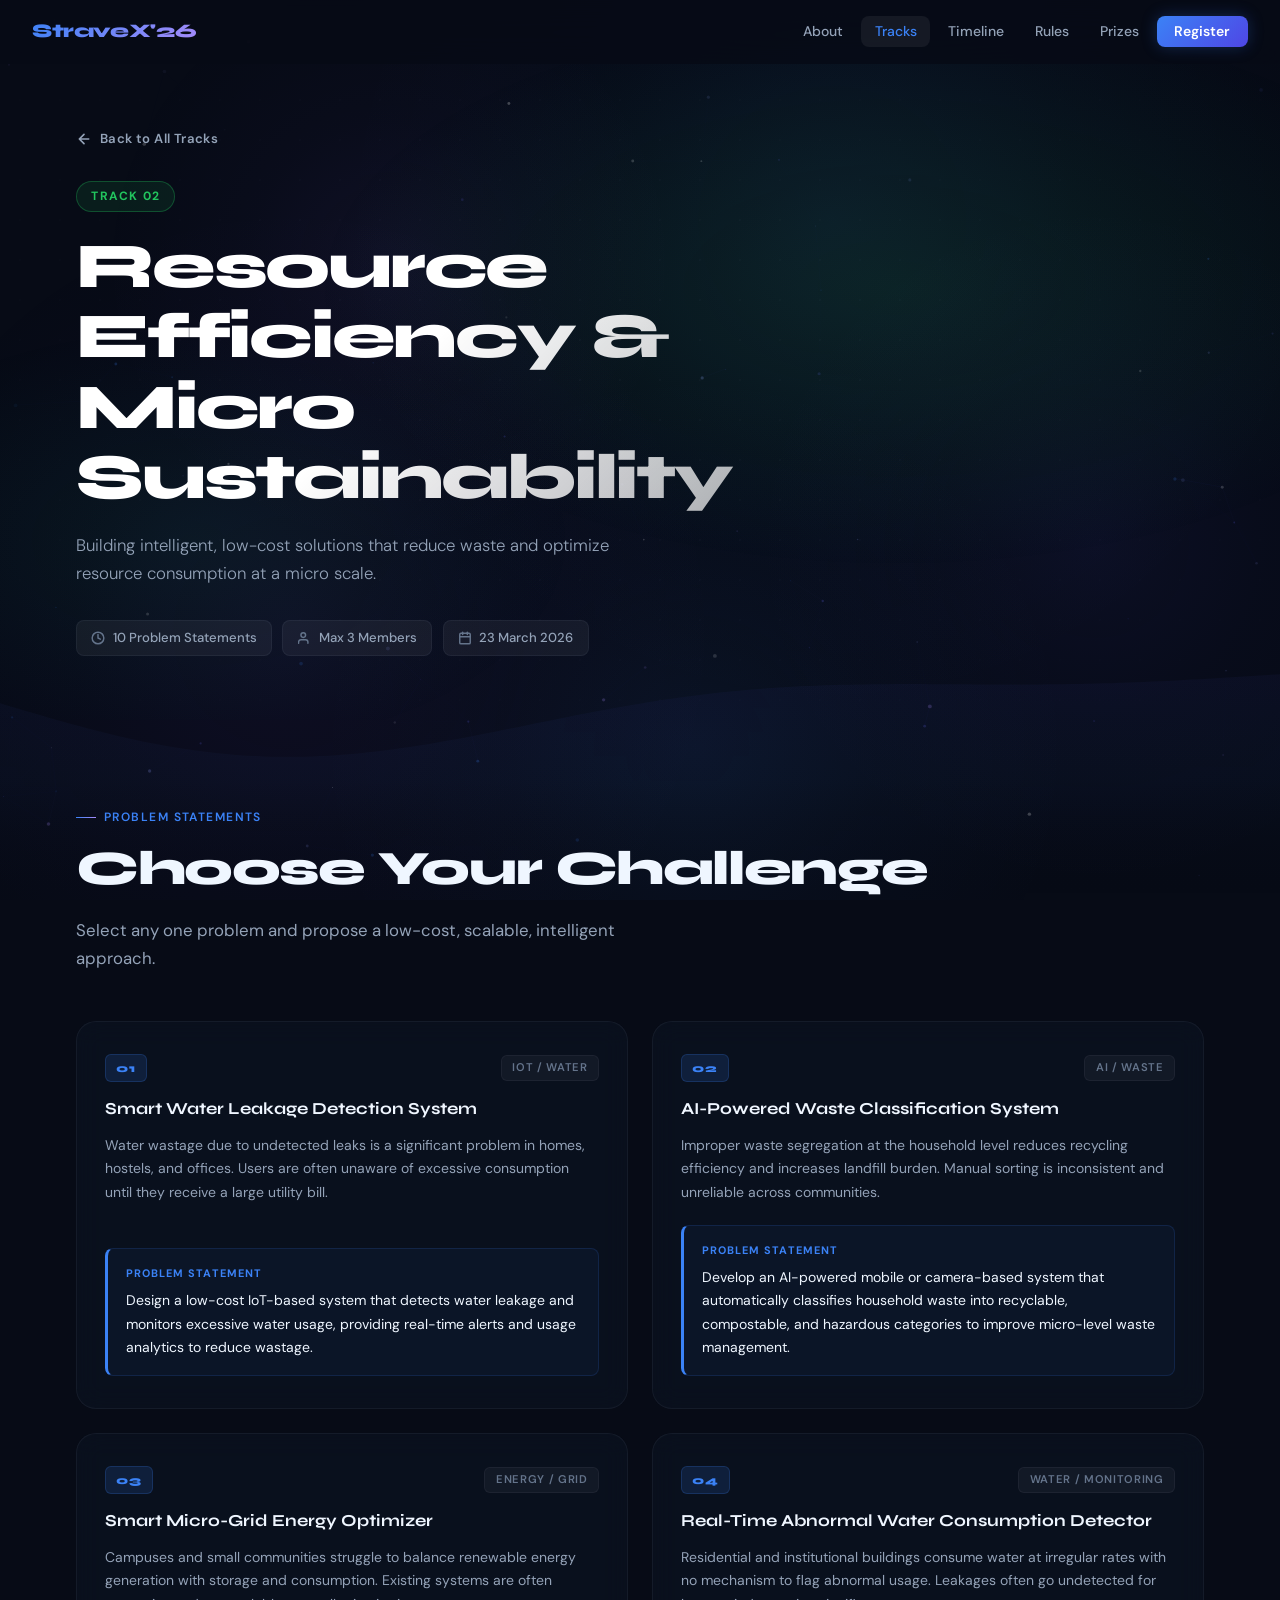
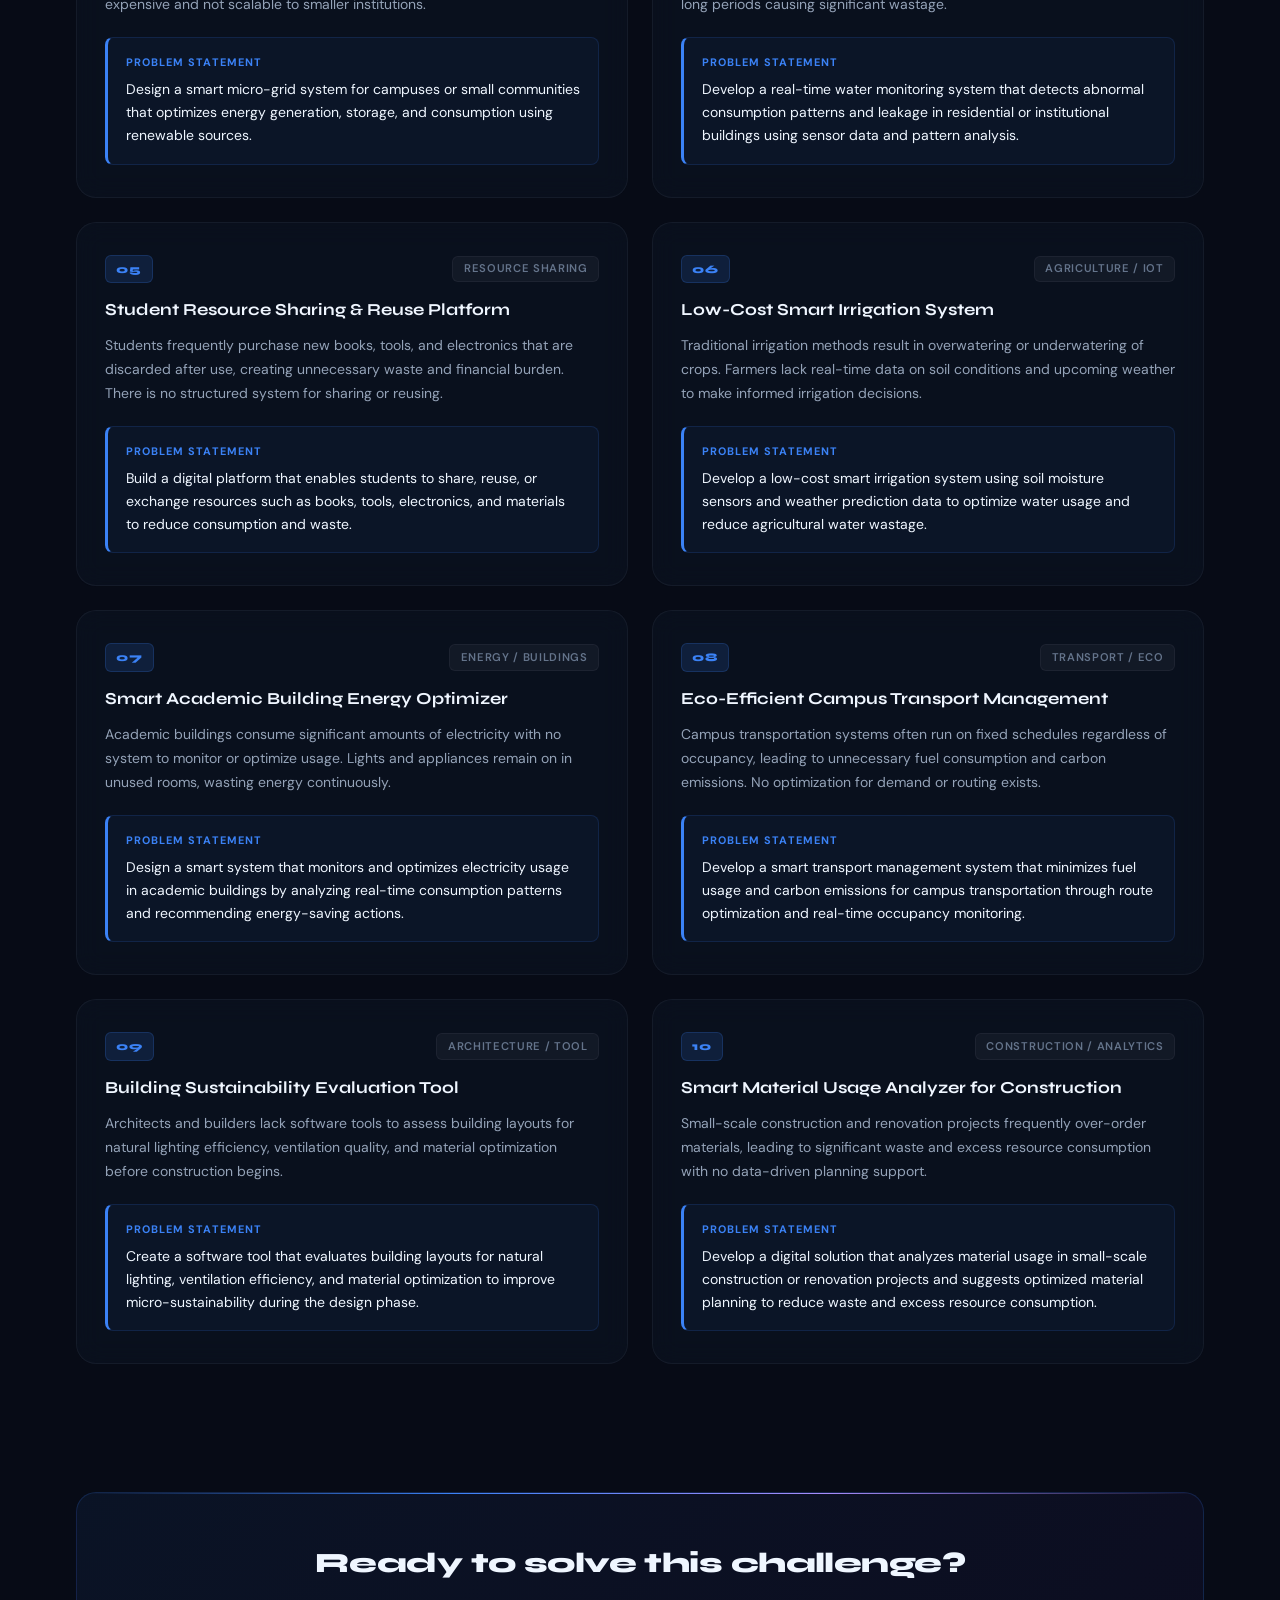
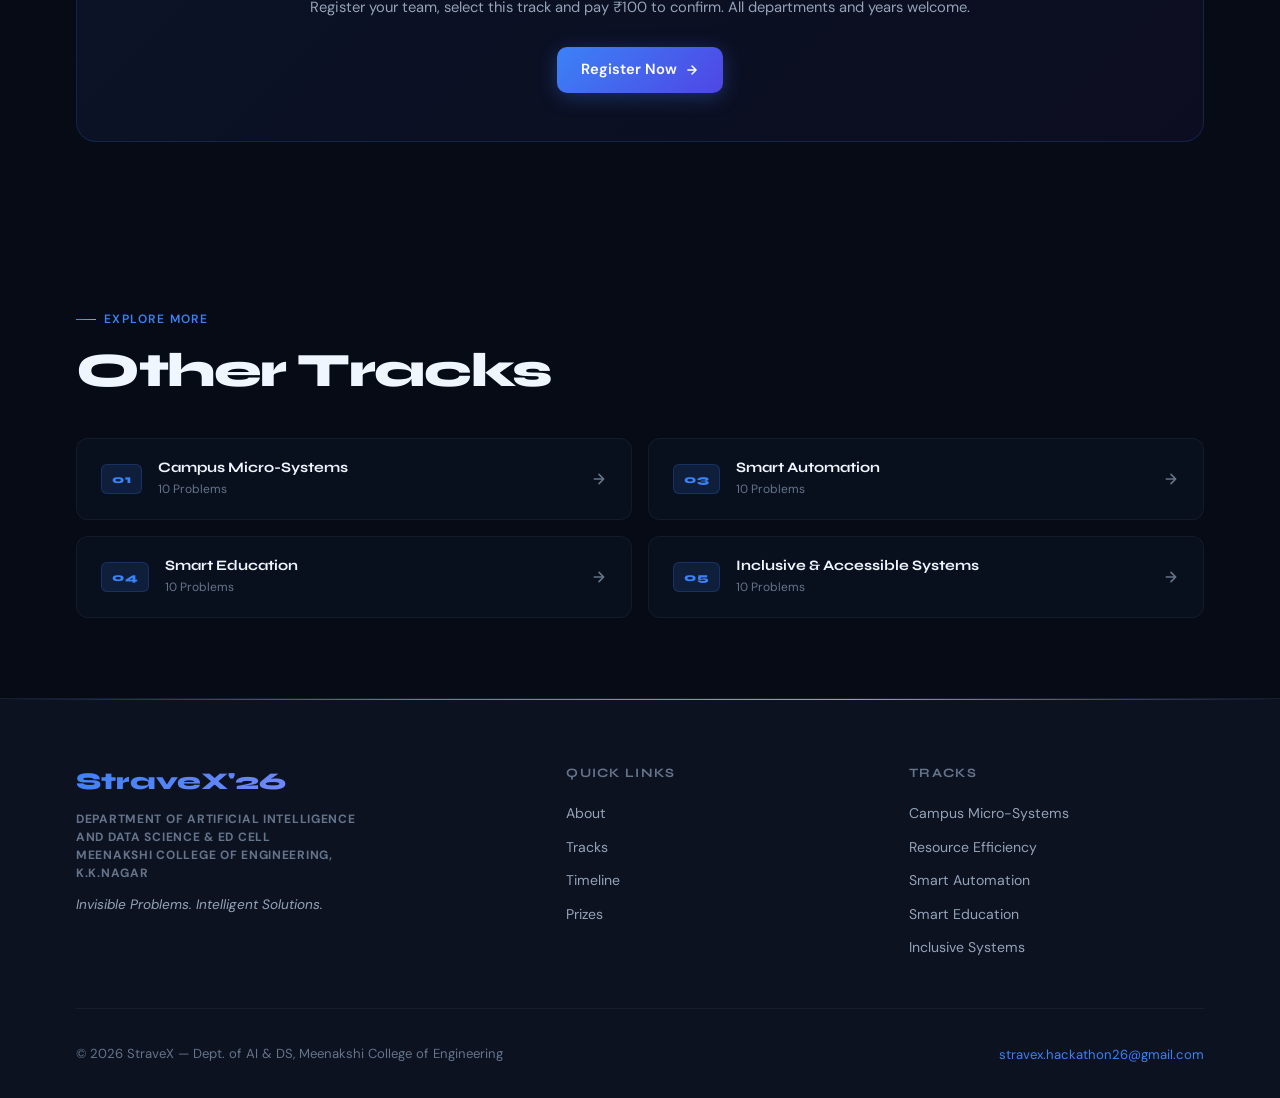
<file: renewable.html>
<!DOCTYPE html>
<html lang="en">
<head>
  <meta charset="UTF-8" />
  <meta name="viewport" content="width=device-width, initial-scale=1.0" />
  <title>Resource Efficiency &amp; Micro Sustainability — StraveX'26</title>
  <meta name="description" content="Resource Efficiency &amp; Micro Sustainability track problem statements for StraveX'26 hackathon." />
  <link rel="preconnect" href="https://fonts.googleapis.com" />
  <link rel="preconnect" href="https://fonts.gstatic.com" crossorigin />
  <link href="https://fonts.googleapis.com/css2?family=Syne:wght@400;500;600;700;800&family=DM+Sans:ital,opsz,wght@0,9..40,300;0,9..40,400;0,9..40,500;0,9..40,600;1,9..40,300&display=swap" rel="stylesheet" />
  <link rel="stylesheet" href="styles.css" />
</head>
<body>
  <canvas id="bg-canvas" aria-hidden="true"></canvas>
  <div id="progress-bar" role="progressbar" aria-hidden="true"></div>
  <nav id="navbar" role="navigation" aria-label="Main navigation">
    <a href="index.html" class="nav-logo">StraveX'26</a>
    <ul class="nav-links">
      <li><a href="index.html#about">About</a></li>
      <li><a href="index.html#tracks" class="active">Tracks</a></li>
      <li><a href="index.html#timeline">Timeline</a></li>
      <li><a href="index.html#rules">Rules</a></li>
      <li><a href="index.html#prizes">Prizes</a></li>
      <li><a href="index.html#register" class="nav-cta">Register</a></li>
    </ul>
    <button class="nav-hamburger" id="hamburgerBtn" aria-label="Toggle menu" aria-expanded="false">
      <span></span><span></span><span></span>
    </button>
  </nav>
  <nav class="mobile-nav" id="mobileNav" aria-label="Mobile navigation">
    <a href="index.html#about" class="mobile-link">About</a>
    <a href="index.html#tracks" class="mobile-link">Tracks</a>
    <a href="index.html#timeline" class="mobile-link">Timeline</a>
    <a href="index.html#rules" class="mobile-link">Rules</a>
    <a href="index.html#prizes" class="mobile-link">Prizes</a>
    <a href="index.html#register" class="nav-cta mobile-link">Register Now</a>
  </nav>

  <section class="track-hero track-hero--green" id="track-hero">
    <div class="track-hero-bg" aria-hidden="true"></div>
    <div class="container">
      <a href="index.html#tracks" class="track-back-link">
        <svg width="16" height="16" viewBox="0 0 24 24" fill="none" stroke="currentColor" stroke-width="2.5" stroke-linecap="round" stroke-linejoin="round"><path d="M19 12H5M12 5l-7 7 7 7"/></svg>
        Back to All Tracks
      </a>
      <div class="track-hero-content">
        <div class="track-number-badge">Track 02</div>
        <h1 class="track-hero-title">Resource Efficiency &amp; Micro Sustainability</h1>
        <p class="track-hero-subtitle">Building intelligent, low-cost solutions that reduce waste and optimize resource consumption at a micro scale.</p>
        <div class="track-meta-row">
          <div class="track-meta-pill">
            <svg width="14" height="14" viewBox="0 0 24 24" fill="none" stroke="currentColor" stroke-width="2.5" stroke-linecap="round" stroke-linejoin="round"><circle cx="12" cy="12" r="10"/><path d="M12 6v6l4 2"/></svg>
            10 Problem Statements
          </div>
          <div class="track-meta-pill">
            <svg width="14" height="14" viewBox="0 0 24 24" fill="none" stroke="currentColor" stroke-width="2.5" stroke-linecap="round" stroke-linejoin="round"><path d="M17 21v-2a4 4 0 0 0-4-4H5a4 4 0 0 0-4 4v2"/><circle cx="9" cy="7" r="4"/></svg>
            Max 3 Members
          </div>
          <div class="track-meta-pill">
            <svg width="14" height="14" viewBox="0 0 24 24" fill="none" stroke="currentColor" stroke-width="2.5" stroke-linecap="round" stroke-linejoin="round"><rect x="3" y="4" width="18" height="18" rx="2"/><line x1="16" y1="2" x2="16" y2="6"/><line x1="8" y1="2" x2="8" y2="6"/><line x1="3" y1="10" x2="21" y2="10"/></svg>
            23 March 2026
          </div>
        </div>
      </div>
    </div>
  </section>

  <section class="ps-section">
    <div class="container">
      <div class="ps-header fade-up">
        <span class="section-label">Problem Statements</span>
        <h2 class="section-title">Choose Your Challenge</h2>
        <p class="section-subtitle">Select any one problem and propose a low-cost, scalable, intelligent approach.</p>
      </div>
      <div class="ps-grid">

        <div class="ps-card fade-up delay-1">
          <div class="ps-card-header">
            <div class="ps-number">01</div>
            <div class="ps-tag">IoT / Water</div>
          </div>
          <h3 class="ps-title">Smart Water Leakage Detection System</h3>
          <p class="ps-body">Water wastage due to undetected leaks is a significant problem in homes, hostels, and offices. Users are often unaware of excessive consumption until they receive a large utility bill.</p>
          <div class="ps-problem-statement">
            <div class="ps-ps-label">Problem Statement</div>
            <p>Design a low-cost IoT-based system that detects water leakage and monitors excessive water usage, providing real-time alerts and usage analytics to reduce wastage.</p>
          </div>
        </div>
        <div class="ps-card fade-up delay-2">
          <div class="ps-card-header">
            <div class="ps-number">02</div>
            <div class="ps-tag">AI / Waste</div>
          </div>
          <h3 class="ps-title">AI-Powered Waste Classification System</h3>
          <p class="ps-body">Improper waste segregation at the household level reduces recycling efficiency and increases landfill burden. Manual sorting is inconsistent and unreliable across communities.</p>
          <div class="ps-problem-statement">
            <div class="ps-ps-label">Problem Statement</div>
            <p>Develop an AI-powered mobile or camera-based system that automatically classifies household waste into recyclable, compostable, and hazardous categories to improve micro-level waste management.</p>
          </div>
        </div>
        <div class="ps-card fade-up delay-3">
          <div class="ps-card-header">
            <div class="ps-number">03</div>
            <div class="ps-tag">Energy / Grid</div>
          </div>
          <h3 class="ps-title">Smart Micro-Grid Energy Optimizer</h3>
          <p class="ps-body">Campuses and small communities struggle to balance renewable energy generation with storage and consumption. Existing systems are often expensive and not scalable to smaller institutions.</p>
          <div class="ps-problem-statement">
            <div class="ps-ps-label">Problem Statement</div>
            <p>Design a smart micro-grid system for campuses or small communities that optimizes energy generation, storage, and consumption using renewable sources.</p>
          </div>
        </div>
        <div class="ps-card fade-up delay-1">
          <div class="ps-card-header">
            <div class="ps-number">04</div>
            <div class="ps-tag">Water / Monitoring</div>
          </div>
          <h3 class="ps-title">Real-Time Abnormal Water Consumption Detector</h3>
          <p class="ps-body">Residential and institutional buildings consume water at irregular rates with no mechanism to flag abnormal usage. Leakages often go undetected for long periods causing significant wastage.</p>
          <div class="ps-problem-statement">
            <div class="ps-ps-label">Problem Statement</div>
            <p>Develop a real-time water monitoring system that detects abnormal consumption patterns and leakage in residential or institutional buildings using sensor data and pattern analysis.</p>
          </div>
        </div>
        <div class="ps-card fade-up delay-2">
          <div class="ps-card-header">
            <div class="ps-number">05</div>
            <div class="ps-tag">Resource Sharing</div>
          </div>
          <h3 class="ps-title">Student Resource Sharing &amp; Reuse Platform</h3>
          <p class="ps-body">Students frequently purchase new books, tools, and electronics that are discarded after use, creating unnecessary waste and financial burden. There is no structured system for sharing or reusing.</p>
          <div class="ps-problem-statement">
            <div class="ps-ps-label">Problem Statement</div>
            <p>Build a digital platform that enables students to share, reuse, or exchange resources such as books, tools, electronics, and materials to reduce consumption and waste.</p>
          </div>
        </div>
        <div class="ps-card fade-up delay-3">
          <div class="ps-card-header">
            <div class="ps-number">06</div>
            <div class="ps-tag">Agriculture / IoT</div>
          </div>
          <h3 class="ps-title">Low-Cost Smart Irrigation System</h3>
          <p class="ps-body">Traditional irrigation methods result in overwatering or underwatering of crops. Farmers lack real-time data on soil conditions and upcoming weather to make informed irrigation decisions.</p>
          <div class="ps-problem-statement">
            <div class="ps-ps-label">Problem Statement</div>
            <p>Develop a low-cost smart irrigation system using soil moisture sensors and weather prediction data to optimize water usage and reduce agricultural water wastage.</p>
          </div>
        </div>
        <div class="ps-card fade-up delay-1">
          <div class="ps-card-header">
            <div class="ps-number">07</div>
            <div class="ps-tag">Energy / Buildings</div>
          </div>
          <h3 class="ps-title">Smart Academic Building Energy Optimizer</h3>
          <p class="ps-body">Academic buildings consume significant amounts of electricity with no system to monitor or optimize usage. Lights and appliances remain on in unused rooms, wasting energy continuously.</p>
          <div class="ps-problem-statement">
            <div class="ps-ps-label">Problem Statement</div>
            <p>Design a smart system that monitors and optimizes electricity usage in academic buildings by analyzing real-time consumption patterns and recommending energy-saving actions.</p>
          </div>
        </div>
        <div class="ps-card fade-up delay-2">
          <div class="ps-card-header">
            <div class="ps-number">08</div>
            <div class="ps-tag">Transport / Eco</div>
          </div>
          <h3 class="ps-title">Eco-Efficient Campus Transport Management</h3>
          <p class="ps-body">Campus transportation systems often run on fixed schedules regardless of occupancy, leading to unnecessary fuel consumption and carbon emissions. No optimization for demand or routing exists.</p>
          <div class="ps-problem-statement">
            <div class="ps-ps-label">Problem Statement</div>
            <p>Develop a smart transport management system that minimizes fuel usage and carbon emissions for campus transportation through route optimization and real-time occupancy monitoring.</p>
          </div>
        </div>
        <div class="ps-card fade-up delay-3">
          <div class="ps-card-header">
            <div class="ps-number">09</div>
            <div class="ps-tag">Architecture / Tool</div>
          </div>
          <h3 class="ps-title">Building Sustainability Evaluation Tool</h3>
          <p class="ps-body">Architects and builders lack software tools to assess building layouts for natural lighting efficiency, ventilation quality, and material optimization before construction begins.</p>
          <div class="ps-problem-statement">
            <div class="ps-ps-label">Problem Statement</div>
            <p>Create a software tool that evaluates building layouts for natural lighting, ventilation efficiency, and material optimization to improve micro-sustainability during the design phase.</p>
          </div>
        </div>
        <div class="ps-card fade-up delay-1">
          <div class="ps-card-header">
            <div class="ps-number">10</div>
            <div class="ps-tag">Construction / Analytics</div>
          </div>
          <h3 class="ps-title">Smart Material Usage Analyzer for Construction</h3>
          <p class="ps-body">Small-scale construction and renovation projects frequently over-order materials, leading to significant waste and excess resource consumption with no data-driven planning support.</p>
          <div class="ps-problem-statement">
            <div class="ps-ps-label">Problem Statement</div>
            <p>Develop a digital solution that analyzes material usage in small-scale construction or renovation projects and suggests optimized material planning to reduce waste and excess resource consumption.</p>
          </div>
        </div>
      </div>
    </div>
  </section>

  <section class="ps-section" style="padding-top:0;padding-bottom:5rem;">
    <div class="container">
      <div class="ps-cta fade-up">
        <div class="ps-cta-inner">
          <h3>Ready to solve this challenge?</h3>
          <p>Register your team, select this track and pay ₹100 to confirm. All departments and years welcome.</p>
          <a href="index.html#register" class="btn btn-primary">
            Register Now
            <svg width="14" height="14" viewBox="0 0 24 24" fill="none" stroke="currentColor" stroke-width="2.5" stroke-linecap="round" stroke-linejoin="round"><path d="M5 12h14M12 5l7 7-7 7"/></svg>
          </a>
        </div>
      </div>
    </div>
  </section>

  <section class="other-tracks-section">
    <div class="container">
      <span class="section-label fade-up">Explore More</span>
      <h2 class="section-title fade-up delay-1">Other Tracks</h2>
      <div class="other-tracks-grid fade-up delay-2">
        <a href="campus.html" class="other-track-card">
          <div class="otc-num">01</div>
          <div class="otc-info"><div class="otc-title">Campus Micro-Systems</div><div class="otc-count">10 Problems</div></div>
          <svg class="otc-arrow" viewBox="0 0 24 24" fill="none" stroke="currentColor" stroke-width="2.5" stroke-linecap="round" stroke-linejoin="round"><path d="M5 12h14M12 5l7 7-7 7"/></svg>
        </a>
        <a href="automation.html" class="other-track-card">
          <div class="otc-num">03</div>
          <div class="otc-info"><div class="otc-title">Smart Automation</div><div class="otc-count">10 Problems</div></div>
          <svg class="otc-arrow" viewBox="0 0 24 24" fill="none" stroke="currentColor" stroke-width="2.5" stroke-linecap="round" stroke-linejoin="round"><path d="M5 12h14M12 5l7 7-7 7"/></svg>
        </a>
        <a href="education.html" class="other-track-card">
          <div class="otc-num">04</div>
          <div class="otc-info"><div class="otc-title">Smart Education</div><div class="otc-count">10 Problems</div></div>
          <svg class="otc-arrow" viewBox="0 0 24 24" fill="none" stroke="currentColor" stroke-width="2.5" stroke-linecap="round" stroke-linejoin="round"><path d="M5 12h14M12 5l7 7-7 7"/></svg>
        </a>
        <a href="inclusive.html" class="other-track-card">
          <div class="otc-num">05</div>
          <div class="otc-info"><div class="otc-title">Inclusive &amp; Accessible Systems</div><div class="otc-count">10 Problems</div></div>
          <svg class="otc-arrow" viewBox="0 0 24 24" fill="none" stroke="currentColor" stroke-width="2.5" stroke-linecap="round" stroke-linejoin="round"><path d="M5 12h14M12 5l7 7-7 7"/></svg>
        </a>
      </div>
    </div>
  </section>

  <footer>
    <div class="container">
      <div class="footer-grid">
        <div class="footer-brand">
          <div class="logo">StraveX'26</div>
          <div class="dept">Department of Artificial Intelligence and Data Science &amp; ED Cell<br>Meenakshi College of Engineering, K.K.Nagar</div>
          <div class="tagline">Invisible Problems. Intelligent Solutions.</div>
        </div>
        <div class="footer-col">
          <h4>Quick Links</h4>
          <ul>
            <li><a href="index.html#about">About</a></li>
            <li><a href="index.html#tracks">Tracks</a></li>
            <li><a href="index.html#timeline">Timeline</a></li>
            <li><a href="index.html#prizes">Prizes</a></li>
          </ul>
        </div>
        <div class="footer-col">
          <h4>Tracks</h4>
          <ul>
            <li><a href="campus.html">Campus Micro-Systems</a></li>
            <li><a href="renewable.html">Resource Efficiency</a></li>
            <li><a href="automation.html">Smart Automation</a></li>
            <li><a href="education.html">Smart Education</a></li>
            <li><a href="inclusive.html">Inclusive Systems</a></li>
          </ul>
        </div>
      </div>
      <div class="footer-bottom">
        <p>© 2026 StraveX — Dept. of AI &amp; DS, Meenakshi College of Engineering</p>
        <div class="email"><a href="mailto:stravex.hackathon26@gmail.com">stravex.hackathon26@gmail.com</a></div>
      </div>
    </div>
  </footer>
  <script src="main.js"></script>
</body>
</html>
</file>
<file: styles.css>
/* ══════════════════════════════════════════════════════════════
   StraveX '26 — styles.css  (FINAL)
   Invisible Problems. Intelligent Solutions.

   TABLE OF CONTENTS
   ─────────────────
   1.  CSS Custom Properties & Reset
   2.  Scroll Progress Bar
   3.  Navbar
   4.  Section Common Styles
   5.  Animation Classes
   6.  Glass Card
   7.  Dynamic Background Canvas
   8.  Hero Section
   9.  About Section
   10. Format Section
   11. Tracks Section
   12. Timeline Section
   13. Rules & Eligibility (Tabs)
   14. Judging Criteria (Progress Bars)
   15. Prizes Section
   16. Organizers Section
   17. Registration Section
   18. Footer
   19. Mobile Navigation
   20. Responsive Breakpoints
   21. Utility Classes
   22. Track Pages — Hero
   23. Track Pages — Problem Statement Cards
   24. Track Pages — Other Tracks
   25. Track Pages — Color Variants
   26. Track Pages — Responsive
══════════════════════════════════════════════════════════════ */


/* ═══════════════════════════════════════════════════
   1. CSS CUSTOM PROPERTIES & RESET
═══════════════════════════════════════════════════ */
:root {
  /* Core palette */
  --bg:           #070B16;
  --surface:      #0C1220;
  --surface2:     #101829;
  --surface3:     #162035;
  --accent:       #3B82F6;
  --accent-dim:   rgba(59,130,246,0.14);
  --accent-glow:  rgba(59,130,246,0.35);
  --purple:       #7C3AED;
  --purple-light: #A78BFA;
  --purple-dim:   rgba(124,58,237,0.14);
  --purple-glow:  rgba(124,58,237,0.3);
  --indigo:       #4F46E5;
  --cyan:         #06B6D4;
  --text:         #EFF6FF;
  --muted:        #94A3B8;
  --muted2:       #64748B;
  --border:       rgba(148,163,184,0.08);
  --border-hover: rgba(59,130,246,0.4);
  --glass-bg:     rgba(12,18,32,0.72);
  --radius:       12px;
  --radius-lg:    20px;
  --shadow:       0 4px 32px rgba(0,0,0,0.6);
  --shadow-blue:  0 0 40px rgba(59,130,246,0.18);
  --shadow-purple:0 0 40px rgba(124,58,237,0.18);
}

*, *::before, *::after { box-sizing: border-box; margin: 0; padding: 0; }
html { scroll-behavior: smooth; font-size: 16px; }
body {
  font-family: 'DM Sans', sans-serif;
  background: var(--bg);
  color: var(--text);
  overflow-x: hidden;
  line-height: 1.6;
}
img { max-width: 100%; display: block; }
a  { color: inherit; text-decoration: none; }
ul { list-style: none; }
button { cursor: pointer; border: none; background: none; font-family: inherit; }


/* ═══════════════════════════════════════════════════
   2. SCROLL PROGRESS BAR
═══════════════════════════════════════════════════ */
#progress-bar {
  position: fixed;
  top: 0; left: 0;
  height: 2px;
  width: 0%;
  background: linear-gradient(90deg, var(--accent), var(--purple), var(--cyan));
  z-index: 9999;
  transition: width 0.08s linear;
  box-shadow: 0 0 8px var(--accent-glow);
}


/* ═══════════════════════════════════════════════════
   3. NAVBAR
═══════════════════════════════════════════════════ */
#navbar {
  position: fixed;
  top: 0; left: 0; right: 0;
  height: 64px;
  z-index: 1000;
  padding: 0 2rem;
  display: flex;
  align-items: center;
  justify-content: space-between;
  background: rgba(7,11,22,0.8);
  backdrop-filter: blur(20px);
  -webkit-backdrop-filter: blur(20px);
  border-bottom: 1px solid transparent;
  transition: border-color 0.3s, background 0.3s;
}
#navbar.scrolled {
  border-bottom-color: var(--border);
  background: rgba(7,11,22,0.95);
}
.nav-logo {
  font-family: 'Syne', sans-serif;
  font-weight: 800;
  font-size: 1.2rem;
  letter-spacing: -0.02em;
  background: linear-gradient(135deg, var(--accent), var(--purple-light));
  -webkit-background-clip: text;
  -webkit-text-fill-color: transparent;
  background-clip: text;
}
.nav-links {
  display: flex;
  align-items: center;
  gap: 0.25rem;
}
.nav-links a {
  padding: 0.4rem 0.85rem;
  border-radius: 8px;
  font-size: 0.875rem;
  font-weight: 500;
  color: var(--muted);
  transition: color 0.2s, background 0.2s;
}
.nav-links a:hover, .nav-links a.active {
  color: var(--text);
  background: rgba(255,255,255,0.06);
}
.nav-links a.active { color: var(--accent); }
.nav-cta {
  background: linear-gradient(135deg, var(--accent), var(--indigo)) !important;
  color: #fff !important;
  font-weight: 600 !important;
  padding: 0.4rem 1.1rem !important;
  box-shadow: 0 0 16px rgba(59,130,246,0.25);
}
.nav-cta:hover {
  filter: brightness(1.1);
  box-shadow: 0 0 24px rgba(59,130,246,0.4) !important;
}
.nav-hamburger {
  display: none;
  flex-direction: column;
  gap: 5px;
  padding: 4px;
}
.nav-hamburger span {
  display: block;
  width: 22px; height: 2px;
  background: var(--text);
  border-radius: 2px;
  transition: transform 0.3s, opacity 0.3s;
}


/* ═══════════════════════════════════════════════════
   4. SECTION COMMON STYLES
═══════════════════════════════════════════════════ */
section { padding: 6rem 0; position: relative; }
.container { max-width: 1160px; margin: 0 auto; padding: 0 1.5rem; }

.section-label {
  display: inline-flex;
  align-items: center;
  gap: 0.5rem;
  font-size: 0.75rem;
  font-weight: 600;
  letter-spacing: 0.12em;
  text-transform: uppercase;
  color: var(--accent);
  margin-bottom: 1rem;
}
.section-label::before {
  content: '';
  display: block;
  width: 20px; height: 1px;
  background: linear-gradient(90deg, var(--accent), var(--purple-light));
}
.section-title {
  font-family: 'Syne', sans-serif;
  font-size: clamp(2rem, 4vw, 3rem);
  font-weight: 800;
  letter-spacing: -0.03em;
  line-height: 1.1;
  margin-bottom: 1.25rem;
}
.section-subtitle {
  font-size: 1.05rem;
  color: var(--muted);
  max-width: 560px;
  line-height: 1.7;
}


/* ═══════════════════════════════════════════════════
   5. ANIMATION CLASSES
═══════════════════════════════════════════════════ */
.fade-up {
  opacity: 0;
  transform: translateY(28px);
  transition: opacity 0.65s ease, transform 0.65s ease;
}
.fade-up.visible { opacity: 1; transform: translateY(0); }
.fade-in { opacity: 0; transition: opacity 0.65s ease; }
.fade-in.visible { opacity: 1; }
.delay-1 { transition-delay: 0.1s; }
.delay-2 { transition-delay: 0.2s; }
.delay-3 { transition-delay: 0.3s; }
.delay-4 { transition-delay: 0.4s; }
.delay-5 { transition-delay: 0.5s; }
.delay-6 { transition-delay: 0.6s; }


/* ═══════════════════════════════════════════════════
   6. GLASS CARD
═══════════════════════════════════════════════════ */
.glass-card {
  background: var(--glass-bg);
  backdrop-filter: blur(14px);
  -webkit-backdrop-filter: blur(14px);
  border: 1px solid var(--border);
  border-radius: var(--radius-lg);
  transition: border-color 0.3s, transform 0.3s, box-shadow 0.3s;
}
.glass-card:hover {
  border-color: var(--border-hover);
  box-shadow: var(--shadow-blue);
}


/* ═══════════════════════════════════════════════════
   7. DYNAMIC BACKGROUND CANVAS
   A global canvas floats behind the entire site with
   animated particles, nebula blobs, and grid lines.
═══════════════════════════════════════════════════ */
#bg-canvas {
  position: fixed;
  inset: 0;
  z-index: -1;
  pointer-events: none;
  width: 100%;
  height: 100%;
}

/* Section tinted overlays — subtle dividers between sections */
#about    { background: linear-gradient(180deg, transparent, rgba(12,18,32,0.6) 50%, transparent); }
#format   { background: linear-gradient(180deg, transparent, rgba(10,14,28,0.5) 50%, transparent); }
#tracks   { background: linear-gradient(180deg, transparent, rgba(14,20,38,0.55) 50%, transparent); }
#timeline { background: linear-gradient(180deg, transparent, rgba(10,14,28,0.5) 50%, transparent); }
#rules    { background: linear-gradient(180deg, transparent, rgba(12,18,32,0.6) 50%, transparent); }
#judging  { background: linear-gradient(180deg, transparent, rgba(10,14,28,0.5) 50%, transparent); }
#prizes   { background: linear-gradient(180deg, transparent, rgba(14,20,38,0.55) 50%, transparent); }
#organizers { background: linear-gradient(180deg, transparent, rgba(10,14,28,0.5) 50%, transparent); }
#register { background: linear-gradient(180deg, transparent, rgba(12,18,32,0.6) 50%, transparent); }


/* ═══════════════════════════════════════════════════
   8. HERO SECTION
═══════════════════════════════════════════════════ */
#hero {
  min-height: 100vh;
  display: flex;
  align-items: flex-start;   /* 👈 change this */
  justify-content: center;
  position: relative;
  overflow: visible;
  padding-top: 70px; 
}

/* Radial gradient glow layers */
#hero::before {
  content: '';
  position: absolute;
  inset: 0;
  background:
    radial-gradient(ellipse 90% 65% at 60% 25%, rgba(59,130,246,0.1) 0%, transparent 70%),
    radial-gradient(ellipse 70% 55% at 18% 78%, rgba(124,58,237,0.09) 0%, transparent 65%),
    radial-gradient(ellipse 55% 45% at 85% 72%, rgba(6,182,212,0.07) 0%, transparent 60%),
    radial-gradient(ellipse 50% 50% at 50% 50%, rgba(79,70,229,0.05) 0%, transparent 80%);
  animation: meshShift 14s ease-in-out infinite alternate;
}

@keyframes meshShift {
  0%   { transform: scale(1)    translate(0,   0);   }
  33%  { transform: scale(1.04) translate(-12px, 8px); }
  66%  { transform: scale(1.02) translate(8px, -6px); }
  100% { transform: scale(1)    translate(10px, -10px); }
}

/* Dot grid */
#hero::after {
  content: '';
  position: absolute;
  inset: 0;
  background-image: radial-gradient(circle, rgba(148,163,184,0.04) 1px, transparent 1px);
  background-size: 40px 40px;
  mask-image: radial-gradient(ellipse 80% 80% at 50% 50%, black, transparent);
  -webkit-mask-image: radial-gradient(ellipse 80% 80% at 50% 50%, black, transparent);
}

.hero-content {
  position: relative;
  z-index: 1;
  text-align: center;
  padding: 2rem 1.5rem;
  max-width: 900px;
  margin: 0 auto;
}

.hero-eyebrow {
  display: inline-flex;
  align-items: center;
  gap: 0.5rem;
  padding: 0.35rem 1rem;
  border-radius: 100px;
  border: 1px solid rgba(59,130,246,0.3);
  background: rgba(59,130,246,0.07);
  font-size: 0.8rem;
  font-weight: 600;
  letter-spacing: 0.1em;
  text-transform: uppercase;
  color: var(--accent);
  margin-bottom: 1.75rem;
  opacity: 0;
  transform: translateY(12px);
  animation: heroIn 0.7s ease forwards 0.2s;
}
.hero-eyebrow::before {
  content: '';
  display: block;
  width: 6px; height: 6px;
  border-radius: 50%;
  background: var(--accent);
  animation: pulse 2s infinite;
  box-shadow: 0 0 8px var(--accent);
}
@keyframes pulse {
  0%, 100% { opacity: 1; transform: scale(1); }
  50%       { opacity: 0.5; transform: scale(0.7); }
}
@keyframes heroIn {
  to { opacity: 1; transform: translateY(0); }
}

.hero-title {
  font-family: 'Syne', sans-serif;
  font-size: clamp(4rem, 10vw, 8.5rem);
  font-weight: 800;
  letter-spacing: -0.05em;
  line-height: 0.95;
  background: linear-gradient(145deg,
    #fff 0%,
    rgba(148,163,184,0.9) 35%,
    var(--accent) 65%,
    var(--purple-light) 100%);
  -webkit-background-clip: text;
  -webkit-text-fill-color: transparent;
  background-clip: text;
  opacity: 0;
  transform: translateY(20px);
  animation: heroIn 0.8s ease forwards 0.4s;
  filter: drop-shadow(0 0 40px rgba(59,130,246,0.2));
}

.hero-subtitle {
  font-size: clamp(1rem, 2.5vw, 1.3rem);
  color: var(--muted);
  margin: 1.25rem auto 2.25rem;
  max-width: 500px;
  font-weight: 300;
  letter-spacing: 0.02em;
  opacity: 0;
  animation: heroIn 0.7s ease forwards 0.6s;
}

.hero-highlights {
  display: flex;
  flex-wrap: wrap;
  justify-content: center;
  gap: 0.65rem;
  margin-bottom: 2.5rem;
  opacity: 0;
  animation: heroIn 0.7s ease forwards 0.75s;
}
.hero-badge {
  display: inline-flex;
  align-items: center;
  gap: 0.45rem;
  padding: 0.4rem 0.95rem;
  background: rgba(255,255,255,0.04);
  border: 1px solid var(--border);
  border-radius: 8px;
  font-size: 0.82rem;
  font-weight: 500;
  color: var(--muted);
  backdrop-filter: blur(8px);
}
.hero-badge .icon { font-size: 0.9rem; }

.hero-buttons {
  display: flex;
  flex-wrap: wrap;
  justify-content: center;
  gap: 0.85rem;
  opacity: 0;
  animation: heroIn 0.7s ease forwards 0.9s;
}

/* Buttons */
.btn {
  display: inline-flex;
  align-items: center;
  gap: 0.5rem;
  padding: 0.7rem 1.5rem;
  border-radius: 10px;
  font-size: 0.92rem;
  font-weight: 600;
  transition: all 0.25s;
  cursor: pointer;
}
.btn-primary {
  background: linear-gradient(135deg, var(--accent), var(--indigo));
  color: #fff;
  box-shadow: 0 4px 20px rgba(59,130,246,0.3);
}
.btn-primary:hover {
  transform: translateY(-2px);
  box-shadow: 0 8px 32px rgba(59,130,246,0.45);
  filter: brightness(1.08);
}
.btn-secondary {
  background: linear-gradient(135deg, var(--accent), var(--indigo));
  color: #fff;
  box-shadow: 0 4px 20px rgba(59,130,246,0.3);
}
.btn-secondary:hover {
  transform: translateY(-2px);
  box-shadow: 0 8px 32px rgba(59,130,246,0.45);
  filter: brightness(1.08);
}
.btn-outline {
  background: linear-gradient(135deg, var(--accent), var(--indigo));
  color: #fff;
  box-shadow: 0 4px 20px rgba(59,130,246,0.3);
}
.btn-outline:hover {
  transform: translateY(-2px);
  box-shadow: 0 8px 32px rgba(59,130,246,0.45);
  filter: brightness(1.08);
}

.hero-scroll-hint {
  position: absolute;
  bottom: 2.5rem;
  left: 50%;
  transform: translateX(-50%);
  display: flex;
  flex-direction: column;
  align-items: center;
  gap: 0.5rem;
  font-size: 0.72rem;
  letter-spacing: 0.12em;
  text-transform: uppercase;
  color: var(--muted2);
  opacity: 0;
  animation: heroIn 0.7s ease forwards 1.2s;
}
.scroll-line {
  width: 1px;
  height: 36px;
  background: linear-gradient(to bottom, var(--muted2), transparent);
  animation: scrollDrop 2s ease-in-out infinite;
}
@keyframes scrollDrop {
  0%   { transform: scaleY(0); transform-origin: top; opacity: 0; }
  40%  { transform: scaleY(1); transform-origin: top; opacity: 1; }
  60%  { transform: scaleY(1); transform-origin: bottom; opacity: 1; }
  100% { transform: scaleY(0); transform-origin: bottom; opacity: 0; }
}


/* ═══════════════════════════════════════════════════
   9. ABOUT SECTION
═══════════════════════════════════════════════════ */
.about-grid {
  display: grid;
  grid-template-columns: 1fr 1fr;
  gap: 4rem;
  align-items: center;
}
.about-stats {
  display: grid;
  grid-template-columns: repeat(4, 1fr);
  gap: 1rem;
  margin-top: 2rem;
}
.about-stat {
  padding: 1.25rem 1rem;
  background: var(--glass-bg);
  border: 1px solid var(--border);
  border-radius: var(--radius);
  text-align: center;
  transition: border-color 0.3s, box-shadow 0.3s;
}
.about-stat:hover {
  border-color: var(--border-hover);
  box-shadow: var(--shadow-blue);
}
.about-stat-num {
  font-family: 'Syne', sans-serif;
  font-size: 1.75rem;
  font-weight: 800;
  background: linear-gradient(135deg, var(--accent), var(--purple-light));
  -webkit-background-clip: text;
  -webkit-text-fill-color: transparent;
  background-clip: text;
  margin-bottom: 0.25rem;
}
.about-stat-label {
  font-size: 0.72rem;
  font-weight: 600;
  letter-spacing: 0.06em;
  text-transform: uppercase;
  color: var(--muted2);
}
/* Abstract visual */
.about-visual {
  display: flex;
  align-items: center;
  justify-content: center;
}
.about-visual-inner {
  position: relative;
  width: 260px; height: 260px;
}
.about-ring {
  position: absolute;
  inset: 0;
  border-radius: 50%;
  border: 1px solid rgba(59,130,246,0.15);
  animation: spinRing 20s linear infinite;
}
.about-ring:nth-child(1) { inset: 0; animation-duration: 20s; }
.about-ring:nth-child(2) { inset: 20px; border-color: rgba(124,58,237,0.12); animation-duration: 32s; animation-direction: reverse; }
.about-ring:nth-child(3) { inset: 45px; border-color: rgba(6,182,212,0.1); animation-duration: 44s; }
@keyframes spinRing {
  from { transform: rotate(0deg); }
  to   { transform: rotate(360deg); }
}
.about-ring::after {
  content: '';
  position: absolute;
  top: -3px; left: 50%;
  width: 6px; height: 6px;
  border-radius: 50%;
  background: var(--accent);
  transform: translateX(-50%);
  box-shadow: 0 0 8px var(--accent-glow);
}
.about-ring:nth-child(2)::after { background: var(--purple); box-shadow: 0 0 8px var(--purple-glow); }
.about-ring:nth-child(3)::after { background: var(--cyan); box-shadow: 0 0 8px rgba(6,182,212,0.5); }
.about-center {
  position: absolute;
  inset: 60px;
  border-radius: 50%;
  background: radial-gradient(circle, rgba(59,130,246,0.12) 0%, rgba(124,58,237,0.08) 60%, transparent 100%);
  border: 1px solid rgba(59,130,246,0.2);
  display: flex;
  align-items: center;
  justify-content: center;
}
.about-center-text {
  font-family: 'Syne', sans-serif;
  font-size: 1rem;
  font-weight: 800;
  text-align: center;
  line-height: 1.2;
  background: linear-gradient(135deg, var(--accent), var(--purple-light));
  -webkit-background-clip: text;
  -webkit-text-fill-color: transparent;
  background-clip: text;
}
.divider {
  width: 48px; height: 3px;
  background: linear-gradient(90deg, var(--accent), var(--purple-light));
  border-radius: 2px;
  margin: 1.25rem 0 1.75rem;
  box-shadow: 0 0 10px var(--accent-glow);
}


/* ═══════════════════════════════════════════════════
   10. FORMAT SECTION
═══════════════════════════════════════════════════ */
.format-grid {
  display: grid;
  grid-template-columns: repeat(3, 1fr);
  gap: 1.25rem;
  margin-top: 3rem;
}
.format-card {
  padding: 1.75rem;
  transition: transform 0.3s, box-shadow 0.3s, border-color 0.3s;
}
.format-card:hover { transform: translateY(-4px); }
.format-icon {
  font-size: 1.75rem;
  margin-bottom: 1rem;
  width: 52px; height: 52px;
  border-radius: 12px;
  display: flex;
  align-items: center;
  justify-content: center;
}
.format-icon.blue   { background: rgba(59,130,246,0.1); border: 1px solid rgba(59,130,246,0.2); }
.format-icon.purple { background: rgba(124,58,237,0.1); border: 1px solid rgba(124,58,237,0.2); }
.format-icon.cyan   { background: rgba(6,182,212,0.1);  border: 1px solid rgba(6,182,212,0.2);  }
.format-card h3 {
  font-family: 'Syne', sans-serif;
  font-size: 1rem;
  font-weight: 700;
  margin-bottom: 0.65rem;
}
.format-card p { font-size: 0.875rem; color: var(--muted); line-height: 1.7; }


/* ═══════════════════════════════════════════════════
   11. TRACKS SECTION
═══════════════════════════════════════════════════ */
.tracks-list {
  margin-top: 3rem;
  display: flex;
  flex-direction: column;
  gap: 0.65rem;
}

/* Link-style track item (replaces old accordion) */
.track-item {
  background: var(--glass-bg);
  backdrop-filter: blur(12px);
  -webkit-backdrop-filter: blur(12px);
  border: 1px solid var(--border);
  border-radius: var(--radius);
  transition: border-color 0.25s, transform 0.25s, box-shadow 0.25s, background 0.25s;
  overflow: hidden;
}
.track-item--link {
  display: flex;
  align-items: center;
  justify-content: space-between;
  padding: 1.5rem 1.75rem;
  text-decoration: none;
  color: var(--text);
  cursor: pointer;
  position: relative;
}
.track-item--link::before {
  content: '';
  position: absolute;
  left: 0; top: 0; bottom: 0;
  width: 3px;
  background: linear-gradient(to bottom, var(--accent), var(--purple));
  transform: scaleY(0);
  transform-origin: top;
  transition: transform 0.3s ease;
  border-radius: 0 2px 2px 0;
}
.track-item--link:hover::before { transform: scaleY(1); }
.track-item--link:hover {
  border-color: rgba(59,130,246,0.3);
  background: rgba(59,130,246,0.04);
  box-shadow: var(--shadow-blue);
}
.track-left {
  display: flex;
  align-items: center;
  gap: 1.25rem;
}
.track-num {
  font-family: 'Syne', sans-serif;
  font-size: 0.72rem;
  font-weight: 800;
  letter-spacing: 0.1em;
  color: var(--accent);
  background: var(--accent-dim);
  border: 1px solid rgba(59,130,246,0.2);
  border-radius: 6px;
  padding: 0.3rem 0.65rem;
  flex-shrink: 0;
  min-width: 38px;
  text-align: center;
}
.track-info h3 {
  font-family: 'Syne', sans-serif;
  font-size: 1.05rem;
  font-weight: 700;
  margin-bottom: 0.15rem;
  transition: color 0.2s;
}
.track-item--link:hover .track-info h3 { color: var(--accent); }
.track-info span {
  font-size: 0.8rem;
  color: var(--muted2);
}
.track-arrow--link {
  width: 38px; height: 38px;
  border-radius: 8px;
  background: rgba(255,255,255,0.04);
  border: 1px solid var(--border);
  display: flex;
  align-items: center;
  justify-content: center;
  flex-shrink: 0;
  transition: background 0.2s, border-color 0.2s, transform 0.25s;
}
.track-arrow--link svg {
  width: 16px; height: 16px;
  stroke: var(--muted);
  transition: stroke 0.2s;
}
.track-item--link:hover .track-arrow--link {
  background: var(--accent-dim);
  border-color: rgba(59,130,246,0.3);
  transform: translateX(5px);
}
.track-item--link:hover .track-arrow--link svg { stroke: var(--accent); }


/* ═══════════════════════════════════════════════════
   12. TIMELINE SECTION
═══════════════════════════════════════════════════ */
.timeline-wrapper {
  position: relative;
  margin-top: 3.5rem;
  display: flex;
  flex-direction: column;
  gap: 0;
}
.timeline-line {
  position: absolute;
  left: 50%;
  top: 0; bottom: 0;
  width: 1px;
  background: linear-gradient(to bottom, transparent, var(--accent) 20%, var(--purple) 70%, transparent);
  transform: translateX(-50%);
  transform-origin: top;
  opacity: 0;
  transition: opacity 1s ease;
}
.timeline-line.visible { opacity: 1; }
.timeline-item {
  display: flex;
  align-items: flex-start;
  gap: 3rem;
  padding: 1.5rem 0;
  position: relative;
}
.timeline-item:nth-child(even) { flex-direction: row-reverse; }
.timeline-spacer { flex: 1; }
.timeline-dot {
  position: absolute;
  left: 50%;
  top: 1.75rem;
  width: 12px; height: 12px;
  border-radius: 50%;
  background: var(--accent);
  border: 2px solid var(--bg);
  transform: translateX(-50%);
  z-index: 1;
  box-shadow: 0 0 12px var(--accent-glow);
}
.timeline-card {
  flex: 1;
  padding: 1.5rem;
  background: var(--glass-bg);
  backdrop-filter: blur(12px);
  -webkit-backdrop-filter: blur(12px);
  border: 1px solid var(--border);
  border-radius: var(--radius);
  max-width: 360px;
  transition: border-color 0.3s, box-shadow 0.3s;
}
.timeline-card:hover { border-color: var(--border-hover); box-shadow: var(--shadow-blue); }
.timeline-item:nth-child(even) .timeline-card { text-align: right; }
.timeline-status {
  display: inline-flex;
  align-items: center;
  padding: 0.2rem 0.6rem;
  border-radius: 100px;
  font-size: 0.7rem;
  font-weight: 700;
  letter-spacing: 0.08em;
  text-transform: uppercase;
  margin-bottom: 0.6rem;
}
.status-open   { background: rgba(34,197,94,0.12); color: #22C55E; border: 1px solid rgba(34,197,94,0.25); }
.status-soon   { background: rgba(59,130,246,0.12); color: var(--accent); border: 1px solid rgba(59,130,246,0.25); }
.status-main   { background: rgba(124,58,237,0.12); color: var(--purple-light); border: 1px solid rgba(124,58,237,0.25); }
.status-coming { background: rgba(100,116,139,0.12); color: var(--muted); border: 1px solid rgba(100,116,139,0.2); }
.timeline-card h3 {
  font-family: 'Syne', sans-serif;
  font-size: 1.1rem;
  font-weight: 700;
  margin-bottom: 0.4rem;
}
.timeline-card .date { font-size: 0.85rem; color: var(--muted); }


/* ═══════════════════════════════════════════════════
   13. RULES & ELIGIBILITY (TABS)
═══════════════════════════════════════════════════ */
.tabs-nav {
  position: relative;
  display: inline-flex;
  background: var(--glass-bg);
  border: 1px solid var(--border);
  border-radius: 12px;
  padding: 0.35rem;
  margin-top: 2rem;
  margin-bottom: 2.5rem;
  gap: 0;
  overflow: hidden;
}
.tab-btn {
  position: relative;
  z-index: 1;
  padding: 0.55rem 1.25rem;
  border-radius: 8px;
  font-size: 0.875rem;
  font-weight: 500;
  color: var(--muted);
  transition: color 0.25s;
  white-space: nowrap;
}
.tab-btn.active  { color: var(--text); }
.tab-btn:hover   { color: var(--text); }
.tab-indicator {
  position: absolute;
  top: 0.35rem; bottom: 0.35rem;
  background: rgba(59,130,246,0.15);
  border: 1px solid rgba(59,130,246,0.3);
  border-radius: 8px;
  transition: left 0.3s ease, width 0.3s ease;
  z-index: 0;
  box-shadow: 0 0 12px rgba(59,130,246,0.1);
}
.tab-content { display: none; }
.tab-content.active { display: block; }
.rules-list {
  display: flex;
  flex-direction: column;
  gap: 0.85rem;
  max-width: 680px;
}
.rules-list li {
  padding-left: 1.5rem;
  position: relative;
  font-size: 0.93rem;
  color: var(--muted);
  line-height: 1.7;
}
.rules-list li::before {
  content: '';
  position: absolute;
  left: 0; top: 0.55rem;
  width: 6px; height: 6px;
  border-radius: 50%;
  background: linear-gradient(135deg, var(--accent), var(--purple-light));
  box-shadow: 0 0 6px var(--accent-glow);
}
.eval-grid {
  display: grid;
  grid-template-columns: repeat(4, 1fr);
  gap: 1rem;
  max-width: 700px;
}
.eval-card {
  padding: 1.25rem 1rem;
  background: var(--glass-bg);
  border: 1px solid var(--border);
  border-radius: var(--radius);
  text-align: center;
}
.eval-pct {
  font-family: 'Syne', sans-serif;
  font-size: 1.5rem;
  font-weight: 800;
  background: linear-gradient(135deg, var(--accent), var(--purple-light));
  -webkit-background-clip: text;
  -webkit-text-fill-color: transparent;
  background-clip: text;
}
.eval-label { font-size: 0.78rem; color: var(--muted2); margin-top: 0.25rem; }
.conduct-text { max-width: 680px; font-size: 0.93rem; color: var(--muted); line-height: 1.8; }
.conduct-text p { margin-bottom: 1rem; }


/* ═══════════════════════════════════════════════════
   14. JUDGING CRITERIA (PROGRESS BARS)
═══════════════════════════════════════════════════ */
#judging { padding: 6rem 0; }
.judging-grid {
  display: grid;
  grid-template-columns: 1fr 1fr;
  gap: 4rem;
  align-items: start;
  margin-top: 3rem;
}
.judging-intro { font-size: 0.93rem; color: var(--muted); line-height: 1.75; margin-top: 1rem; }
.criteria-item { margin-bottom: 1.75rem; }
.criteria-header {
  display: flex;
  justify-content: space-between;
  align-items: center;
  margin-bottom: 0.6rem;
}
.criteria-name { font-size: 0.92rem; font-weight: 600; }
.criteria-pct {
  font-family: 'Syne', sans-serif;
  font-size: 0.85rem;
  font-weight: 700;
  color: var(--accent);
}
.progress-track {
  height: 6px;
  background: rgba(255,255,255,0.06);
  border-radius: 3px;
  overflow: hidden;
}
.progress-fill {
  height: 100%;
  width: 0%;
  background: linear-gradient(90deg, var(--accent), var(--purple-light));
  border-radius: 3px;
  transition: width 1.2s cubic-bezier(0.4, 0, 0.2, 1);
  box-shadow: 0 0 8px var(--accent-glow);
}


/* ═══════════════════════════════════════════════════
   15. PRIZES SECTION
═══════════════════════════════════════════════════ */
.prizes-grid {
  display: flex;
  align-items: flex-end;
  justify-content: center;
  gap: 1.25rem;
  margin-top: 3.5rem;
}
.prize-card {
  text-align: center;
  padding: 2rem 1.75rem 1.75rem;
  transition: transform 0.3s, box-shadow 0.3s;
}
.prize-card:hover { transform: translateY(-6px); }
.prize-card.gold  { max-width: 280px; padding-top: 2.5rem; box-shadow: 0 0 60px rgba(59,130,246,0.1); }
.prize-card.silver, .prize-card.bronze { max-width: 240px; }
.prize-emoji { font-size: 2.75rem; margin-bottom: 0.75rem; }
.prize-rank {
  font-family: 'Syne', sans-serif;
  font-size: 0.8rem;
  font-weight: 700;
  letter-spacing: 0.1em;
  text-transform: uppercase;
  color: var(--muted2);
  margin-bottom: 0.6rem;
}
.prize-amount {
  font-family: 'Syne', sans-serif;
  font-size: 2rem;
  font-weight: 800;
  background: linear-gradient(135deg, var(--accent), var(--purple-light));
  -webkit-background-clip: text;
  -webkit-text-fill-color: transparent;
  background-clip: text;
  margin-bottom: 0.35rem;
}
.prize-sub { font-size: 0.82rem; color: var(--muted2); }


/* ═══════════════════════════════════════════════════
   16. ORGANIZERS SECTION
═══════════════════════════════════════════════════ */
.dept-heading {
  font-family: 'Syne', sans-serif;
  font-size: clamp(1rem, 2.2vw, 1.4rem);
  font-weight: 800;
  letter-spacing: 0.06em;
  text-align: center;
  background: linear-gradient(135deg, var(--accent), var(--purple-light));
  -webkit-background-clip: text;
  -webkit-text-fill-color: transparent;
  background-clip: text;
  margin-bottom: 0.75rem;
}
.dept-sub { text-align: center; color: var(--muted); font-size: 0.9rem; margin-bottom: 3rem; }
.org-row { margin-bottom: 2.5rem; }
.org-section-title {
  font-size: 0.75rem;
  font-weight: 700;
  letter-spacing: 0.1em;
  text-transform: uppercase;
  color: var(--muted2);
  margin-bottom: 1.1rem;
}
.org-cards { display: flex; flex-wrap: wrap; gap: 1rem; }
.org-card {
  display: flex;
  align-items: center;
  gap: 1rem;
  padding: 1rem 1.25rem;
  background: var(--glass-bg);
  border: 1px solid var(--border);
  border-radius: var(--radius);
  min-width: 220px;
  transition: border-color 0.3s;
}
.org-card:hover { border-color: var(--border-hover); }
.org-avatar {
  width: 40px; height: 40px;
  border-radius: 10px;
  background: linear-gradient(135deg, var(--accent-dim), var(--purple-dim));
  border: 1px solid rgba(59,130,246,0.2);
  display: flex;
  align-items: center;
  justify-content: center;
  font-family: 'Syne', sans-serif;
  font-size: 0.75rem;
  font-weight: 700;
  color: var(--accent);
  flex-shrink: 0;
}
.org-name { font-size: 0.9rem; font-weight: 600; }
.org-role { font-size: 0.75rem; color: var(--muted2); margin-top: 0.1rem; }
.venue-card {
  display: inline-flex;
  align-items: center;
  gap: 1rem;
  padding: 1rem 1.5rem;
  background: var(--glass-bg);
  border: 1px solid var(--border);
  border-radius: var(--radius);
}
.venue-icon { font-size: 1.25rem; }
.venue-label { font-size: 0.72rem; color: var(--muted2); text-transform: uppercase; letter-spacing: 0.08em; }
.venue-value { font-size: 0.95rem; font-weight: 600; margin-top: 0.2rem; }


/* ═══════════════════════════════════════════════════
   17. REGISTRATION SECTION
═══════════════════════════════════════════════════ */
.register-wrapper {
  display: grid;
  grid-template-columns: 1fr 1.4fr;
  gap: 4rem;
  align-items: start;
}
.reg-perks {
  display: flex;
  flex-direction: column;
  gap: 0.75rem;
}
.reg-perk {
  display: flex;
  align-items: flex-start;
  gap: 0.75rem;
  font-size: 0.88rem;
  color: var(--muted);
  padding-left: 1.25rem;
  position: relative;
}
.reg-perk::before {
  content: '';
  position: absolute;
  left: 0; top: 0.45rem;
  width: 6px; height: 6px;
  border-radius: 50%;
  background: linear-gradient(135deg, var(--accent), var(--purple-light));
  box-shadow: 0 0 6px var(--accent-glow);
}
.reg-form-card {
  background: var(--glass-bg);
  backdrop-filter: blur(14px);
  -webkit-backdrop-filter: blur(14px);
  border: 1px solid var(--border);
  border-radius: var(--radius-lg);
  padding: 2.25rem;
}
.form-section-title {
  font-family: 'Syne', sans-serif;
  font-size: 0.72rem;
  font-weight: 700;
  letter-spacing: 0.1em;
  text-transform: uppercase;
  color: var(--muted2);
  margin-bottom: 1.1rem;
  margin-top: 1.5rem;
  padding-bottom: 0.5rem;
  border-bottom: 1px solid var(--border);
}
.form-section-title:first-child { margin-top: 0; }
.form-row {
  display: grid;
  grid-template-columns: 1fr 1fr;
  gap: 1rem;
}
.form-group { margin-bottom: 1rem; }
.form-group label {
  display: block;
  font-size: 0.82rem;
  font-weight: 600;
  color: var(--muted);
  margin-bottom: 0.4rem;
  letter-spacing: 0.02em;
}
.req { color: var(--accent); margin-left: 2px; }
.form-control {
  width: 100%;
  padding: 0.7rem 1rem;
  background: rgba(255,255,255,0.04);
  border: 1px solid var(--border);
  border-radius: 8px;
  color: var(--text);
  font-family: 'DM Sans', sans-serif;
  font-size: 0.9rem;
  outline: none;
  transition: border-color 0.2s, background 0.2s, box-shadow 0.2s;
  -webkit-appearance: none;
}
.form-control:focus {
  border-color: rgba(59,130,246,0.6);
  background: rgba(59,130,246,0.04);
  box-shadow: 0 0 0 3px rgba(59,130,246,0.1);
}
.form-control::placeholder { color: var(--muted2); }
.form-control option { background: var(--surface); color: var(--text); }
.field-error { display: none; font-size: 0.78rem; color: #EF4444; margin-top: 0.3rem; }
.form-group.has-error .form-control { border-color: #EF4444; }
.form-group.has-error .field-error { display: block; }
.members-container { display: flex; flex-direction: column; gap: 0.75rem; }
.member-row { display: flex; gap: 0.75rem; align-items: center; }
.member-row .form-control { flex: 1; }
.btn-remove-member {
  width: 36px; height: 36px;
  border-radius: 8px;
  background: rgba(239,68,68,0.1);
  border: 1px solid rgba(239,68,68,0.2);
  color: #EF4444;
  display: flex;
  align-items: center;
  justify-content: center;
  font-size: 1.1rem;
  transition: background 0.2s;
  flex-shrink: 0;
}
.btn-remove-member:hover { background: rgba(239,68,68,0.2); }
.btn-add-member {
  display: flex;
  align-items: center;
  gap: 0.5rem;
  padding: 0.6rem 1.1rem;
  background: var(--accent-dim);
  border: 1px dashed rgba(59,130,246,0.35);
  border-radius: 8px;
  color: var(--accent);
  font-size: 0.85rem;
  font-weight: 600;
  transition: background 0.2s, border-color 0.2s;
  margin-top: 0.25rem;
  width: fit-content;
}
.btn-add-member:hover { background: rgba(59,130,246,0.18); border-color: var(--accent); }
.btn-submit {
  width: 100%;
  padding: 0.9rem;
  background: linear-gradient(135deg, var(--accent), var(--indigo));
  color: #fff;
  border-radius: 10px;
  font-size: 0.95rem;
  font-weight: 700;
  letter-spacing: 0.02em;
  margin-top: 1.5rem;
  transition: filter 0.2s, transform 0.2s, box-shadow 0.2s;
  box-shadow: 0 4px 20px rgba(59,130,246,0.3);
}
.btn-submit:hover { filter: brightness(1.1); transform: translateY(-2px); box-shadow: 0 8px 32px rgba(59,130,246,0.45); }
.btn-submit:active { transform: translateY(0); }
#successCard {
  display: none;
  padding: 2.5rem;
  text-align: center;
  background: var(--glass-bg);
  border: 1px solid rgba(34,197,94,0.3);
  border-radius: var(--radius-lg);
}
.success-icon {
  width: 64px; height: 64px;
  border-radius: 50%;
  background: rgba(34,197,94,0.12);
  border: 2px solid rgba(34,197,94,0.3);
  display: flex;
  align-items: center;
  justify-content: center;
  font-size: 1.75rem;
  margin: 0 auto 1.25rem;
}
.success-title { font-family: 'Syne', sans-serif; font-size: 1.5rem; font-weight: 800; margin-bottom: 0.5rem; }
.success-msg { font-size: 0.9rem; color: var(--muted); margin-bottom: 1.5rem; }
.team-id-badge {
  display: inline-block;
  padding: 0.6rem 1.5rem;
  background: rgba(59,130,246,0.1);
  border: 1px solid rgba(59,130,246,0.3);
  border-radius: 8px;
  font-family: 'Syne', sans-serif;
  font-size: 1.25rem;
  font-weight: 800;
  color: var(--accent);
  letter-spacing: 0.05em;
  margin-bottom: 0.75rem;
}
.team-id-label { font-size: 0.78rem; color: var(--muted2); text-transform: uppercase; letter-spacing: 0.08em; margin-bottom: 1.5rem; }


/* ═══════════════════════════════════════════════════
   18. FOOTER
═══════════════════════════════════════════════════ */
footer {
  background: var(--surface);
  border-top: 1px solid var(--border);
  padding: 4rem 0 2rem;
  position: relative;
}
footer::before {
  content: '';
  position: absolute;
  top: 0; left: 0; right: 0;
  height: 1px;
  background: linear-gradient(90deg, transparent, var(--accent), var(--purple-light), transparent);
}
.footer-grid {
  display: grid;
  grid-template-columns: 1.5fr 1fr 1fr;
  gap: 3rem;
  margin-bottom: 3rem;
}
.footer-brand .logo {
  font-family: 'Syne', sans-serif;
  font-size: 1.5rem;
  font-weight: 800;
  background: linear-gradient(135deg, var(--accent), var(--purple-light));
  -webkit-background-clip: text;
  -webkit-text-fill-color: transparent;
  background-clip: text;
  margin-bottom: 0.5rem;
}
.footer-brand .dept {
  font-size: 0.75rem;
  font-weight: 700;
  letter-spacing: 0.06em;
  text-transform: uppercase;
  color: var(--muted2);
  line-height: 1.5;
  max-width: 280px;
}
.footer-brand .tagline { font-size: 0.85rem; color: var(--muted); margin-top: 0.75rem; font-style: italic; }
.footer-col h4 {
  font-family: 'Syne', sans-serif;
  font-size: 0.8rem;
  font-weight: 700;
  letter-spacing: 0.1em;
  text-transform: uppercase;
  color: var(--muted2);
  margin-bottom: 1rem;
}
.footer-col ul { display: flex; flex-direction: column; gap: 0.5rem; }
.footer-col ul a { font-size: 0.88rem; color: var(--muted); transition: color 0.2s; }
.footer-col ul a:hover { color: var(--text); }
.footer-bottom {
  border-top: 1px solid var(--border);
  padding-top: 2rem;
  display: flex;
  align-items: center;
  justify-content: space-between;
  flex-wrap: wrap;
  gap: 1rem;
}
.footer-bottom p { font-size: 0.82rem; color: var(--muted2); }
.footer-bottom .email a { color: var(--accent); font-size: 0.82rem; }


/* ═══════════════════════════════════════════════════
   19. MOBILE NAVIGATION
═══════════════════════════════════════════════════ */
.mobile-nav {
  display: none;
  position: fixed;
  top: 64px; left: 0; right: 0;
  background: rgba(7,11,22,0.98);
  backdrop-filter: blur(20px);
  -webkit-backdrop-filter: blur(20px);
  border-bottom: 1px solid var(--border);
  padding: 1.25rem;
  z-index: 999;
  flex-direction: column;
  gap: 0.25rem;
}
.mobile-nav.open { display: flex; }
.mobile-nav a {
  padding: 0.75rem 1rem;
  border-radius: 8px;
  font-size: 0.95rem;
  font-weight: 500;
  color: var(--muted);
  transition: color 0.2s, background 0.2s;
}
.mobile-nav a:hover { color: var(--text); background: rgba(255,255,255,0.05); }
.mobile-nav .nav-cta {
  background: linear-gradient(135deg, var(--accent), var(--indigo)) !important;
  color: #fff !important;
  text-align: center;
  margin-top: 0.5rem;
}


/* ═══════════════════════════════════════════════════
   20. RESPONSIVE
═══════════════════════════════════════════════════ */
@media (max-width: 900px) {
  .about-grid          { grid-template-columns: 1fr; }
  .about-visual        { display: none; }
  .format-grid         { grid-template-columns: 1fr; }
  .judging-grid        { grid-template-columns: 1fr; }
  .prizes-grid         { flex-direction: column; align-items: center; }
  .prize-card          { max-width: 100% !important; width: 100%; }
  .register-wrapper    { grid-template-columns: 1fr; }
  .footer-grid         { grid-template-columns: 1fr 1fr; }
  .timeline-item,
  .timeline-item:nth-child(even) { flex-direction: column; padding-left: 2rem; }
  .timeline-line       { left: 8px; }
  .timeline-dot        { left: 8px; top: 1.25rem; }
  .timeline-spacer     { display: none; }
  .timeline-card       { width: 100%; }
  .timeline-item:nth-child(even) .timeline-card { text-align: left; }
  .ps-grid             { grid-template-columns: 1fr; }
  .other-tracks-grid   { grid-template-columns: 1fr; }
  .track-hero          { padding: 7rem 0 3.5rem; }
}
@media (max-width: 640px) {
  .nav-links           { display: none; }
  .nav-hamburger       { display: flex; }
  .form-row            { grid-template-columns: 1fr; }
  .footer-grid         { grid-template-columns: 1fr; }
  .footer-bottom       { flex-direction: column; text-align: center; }
  .prizes-grid         { flex-direction: column; }
  .eval-grid           { grid-template-columns: 1fr 1fr; }
  .about-stats         { grid-template-columns: 1fr 1fr; }
  .hero-title          { letter-spacing: -0.04em; }
  .track-hero-title    { font-size: clamp(1.9rem, 8vw, 2.6rem); }
  .track-meta-pill     { font-size: 0.78rem; padding: 0.35rem 0.75rem; }
  .ps-cta-inner        { padding: 2rem 1.5rem; }
  .ps-card             { padding: 1.5rem 1.25rem; }
}


/* ═══════════════════════════════════════════════════
   21. UTILITY CLASSES
═══════════════════════════════════════════════════ */
.text-gradient {
  background: linear-gradient(135deg, var(--accent), var(--purple-light));
  -webkit-background-clip: text;
  -webkit-text-fill-color: transparent;
  background-clip: text;
}


/* ═══════════════════════════════════════════════════
   22. TRACK PAGES — HERO
═══════════════════════════════════════════════════ */
.track-hero {
  min-height: 52vh;
  display: flex;
  align-items: center;
  position: relative;
  overflow: hidden;
  padding: 8rem 0 4rem;
}
.track-hero-bg {
  position: absolute;
  inset: 0;
  background:
    radial-gradient(ellipse 70% 60% at 70% 40%, rgba(59,130,246,0.12) 0%, transparent 65%),
    radial-gradient(ellipse 50% 50% at 15% 75%, rgba(124,58,237,0.09) 0%, transparent 60%);
  animation: meshShift 14s ease-in-out infinite alternate;
}
.track-hero::after {
  content: '';
  position: absolute;
  inset: 0;
  background-image: radial-gradient(circle, rgba(148,163,184,0.035) 1px, transparent 1px);
  background-size: 40px 40px;
  mask-image: radial-gradient(ellipse 90% 90% at 50% 50%, black, transparent);
  -webkit-mask-image: radial-gradient(ellipse 90% 90% at 50% 50%, black, transparent);
  pointer-events: none;
}
.track-hero .container { position: relative; z-index: 1; width: 100%; }
.track-back-link {
  display: inline-flex;
  align-items: center;
  gap: 0.5rem;
  font-size: 0.82rem;
  font-weight: 600;
  color: var(--muted);
  letter-spacing: 0.03em;
  margin-bottom: 2rem;
  transition: color 0.2s, gap 0.2s;
}
.track-back-link:hover { color: var(--accent); gap: 0.75rem; }
.track-hero-content { max-width: 760px; }
.track-number-badge {
  display: inline-flex;
  align-items: center;
  padding: 0.3rem 0.9rem;
  background: var(--accent-dim);
  border: 1px solid rgba(59,130,246,0.3);
  border-radius: 100px;
  font-size: 0.75rem;
  font-weight: 700;
  letter-spacing: 0.1em;
  text-transform: uppercase;
  color: var(--accent);
  margin-bottom: 1.25rem;
}
.track-hero-title {
  font-family: 'Syne', sans-serif;
  font-size: clamp(2.2rem, 5vw, 4rem);
  font-weight: 800;
  letter-spacing: -0.035em;
  line-height: 1.1;
  margin-bottom: 1.1rem;
  background: linear-gradient(135deg, #fff 45%, rgba(255,255,255,0.6) 100%);
  -webkit-background-clip: text;
  -webkit-text-fill-color: transparent;
  background-clip: text;
}
.track-hero-subtitle {
  font-size: 1.05rem;
  color: var(--muted);
  line-height: 1.7;
  max-width: 600px;
  margin-bottom: 2rem;
  font-weight: 300;
}
.track-meta-row { display: flex; flex-wrap: wrap; gap: 0.65rem; }
.track-meta-pill {
  display: inline-flex;
  align-items: center;
  gap: 0.45rem;
  padding: 0.4rem 0.9rem;
  background: rgba(255,255,255,0.05);
  border: 1px solid var(--border);
  border-radius: 8px;
  font-size: 0.82rem;
  font-weight: 500;
  color: var(--muted);
  white-space: nowrap;
}
.track-meta-pill svg { flex-shrink: 0; stroke: var(--muted2); }


/* ═══════════════════════════════════════════════════
   23. TRACK PAGES — PROBLEM STATEMENT CARDS
═══════════════════════════════════════════════════ */
.ps-section { padding: 5rem 0 4rem; }
.ps-header  { margin-bottom: 3rem; }
.ps-grid {
  display: grid;
  grid-template-columns: repeat(2, 1fr);
  gap: 1.5rem;
}
.ps-card {
  background: var(--glass-bg);
  backdrop-filter: blur(12px);
  -webkit-backdrop-filter: blur(12px);
  border: 1px solid var(--border);
  border-radius: var(--radius-lg);
  padding: 2rem 1.75rem;
  display: flex;
  flex-direction: column;
  position: relative;
  overflow: hidden;
  transition: border-color 0.3s, transform 0.3s, box-shadow 0.3s;
}
.ps-card::before {
  content: '';
  position: absolute;
  top: 0; left: 0; right: 0;
  height: 2px;
  background: linear-gradient(90deg, var(--accent), var(--purple-light));
  transform: scaleX(0);
  transform-origin: left;
  transition: transform 0.4s ease;
}
.ps-card:hover { border-color: rgba(59,130,246,0.3); transform: translateY(-4px); box-shadow: var(--shadow-blue); }
.ps-card:hover::before { transform: scaleX(1); }
.ps-card-header {
  display: flex;
  align-items: center;
  justify-content: space-between;
  margin-bottom: 1rem;
}
.ps-number {
  font-family: 'Syne', sans-serif;
  font-size: 0.72rem;
  font-weight: 800;
  letter-spacing: 0.1em;
  color: var(--accent);
  background: var(--accent-dim);
  border: 1px solid rgba(59,130,246,0.2);
  border-radius: 6px;
  padding: 0.25rem 0.6rem;
}
.ps-tag {
  font-size: 0.7rem;
  font-weight: 600;
  letter-spacing: 0.06em;
  text-transform: uppercase;
  color: var(--muted2);
  background: rgba(255,255,255,0.04);
  border: 1px solid var(--border);
  border-radius: 6px;
  padding: 0.2rem 0.65rem;
}
.ps-title {
  font-family: 'Syne', sans-serif;
  font-size: 1.05rem;
  font-weight: 700;
  line-height: 1.3;
  margin-bottom: 0.85rem;
  color: var(--text);
}
.ps-body { font-size: 0.875rem; color: var(--muted); line-height: 1.7; margin-bottom: 1.25rem; flex: 1; }
.ps-problem-statement {
  padding: 1rem 1.1rem;
  background: rgba(59,130,246,0.05);
  border: 1px solid rgba(59,130,246,0.15);
  border-left: 3px solid var(--accent);
  border-radius: 8px;
  margin-top: auto;
}
.ps-ps-label {
  font-size: 0.68rem;
  font-weight: 700;
  letter-spacing: 0.1em;
  text-transform: uppercase;
  color: var(--accent);
  margin-bottom: 0.4rem;
}
.ps-problem-statement { font-size: 0.875rem; color: var(--text); line-height: 1.65; }

/* CTA block */
.ps-cta { margin-top: 4rem; }
.ps-cta-inner {
  padding: 3rem;
  text-align: center;
  background: linear-gradient(135deg, rgba(59,130,246,0.07), rgba(124,58,237,0.05));
  border: 1px solid rgba(59,130,246,0.18);
  border-radius: var(--radius-lg);
  position: relative;
  overflow: hidden;
}
.ps-cta-inner::before {
  content: '';
  position: absolute;
  top: 0; left: 0; right: 0;
  height: 1px;
  background: linear-gradient(90deg, transparent, var(--accent), var(--purple-light), transparent);
}
.ps-cta-inner h3 {
  font-family: 'Syne', sans-serif;
  font-size: clamp(1.3rem, 2.5vw, 1.75rem);
  font-weight: 800;
  letter-spacing: -0.02em;
  margin-bottom: 0.6rem;
}
.ps-cta-inner p { color: var(--muted); font-size: 0.92rem; margin-bottom: 1.75rem; }


/* ═══════════════════════════════════════════════════
   24. TRACK PAGES — OTHER TRACKS NAVIGATION
═══════════════════════════════════════════════════ */
.other-tracks-section { padding: 5rem 0; }
.other-tracks-grid {
  display: grid;
  grid-template-columns: repeat(2, 1fr);
  gap: 1rem;
  margin-top: 2.5rem;
}
.other-track-card {
  display: flex;
  align-items: center;
  gap: 1rem;
  padding: 1.25rem 1.5rem;
  background: var(--glass-bg);
  border: 1px solid var(--border);
  border-radius: var(--radius);
  transition: border-color 0.25s, transform 0.25s, background 0.25s;
  text-decoration: none;
}
.other-track-card:hover {
  border-color: var(--border-hover);
  background: rgba(59,130,246,0.04);
  transform: translateX(4px);
}
.otc-num {
  font-family: 'Syne', sans-serif;
  font-size: 0.72rem;
  font-weight: 800;
  letter-spacing: 0.08em;
  color: var(--accent);
  background: var(--accent-dim);
  border: 1px solid rgba(59,130,246,0.2);
  border-radius: 6px;
  padding: 0.3rem 0.6rem;
  flex-shrink: 0;
}
.otc-info    { flex: 1; }
.otc-title   { font-family: 'Syne', sans-serif; font-size: 0.9rem; font-weight: 700; color: var(--text); line-height: 1.3; }
.otc-count   { font-size: 0.75rem; color: var(--muted2); margin-top: 0.15rem; }
.otc-arrow   { width: 16px; height: 16px; flex-shrink: 0; stroke: var(--muted2); transition: stroke 0.2s, transform 0.2s; }
.other-track-card:hover .otc-arrow { stroke: var(--accent); transform: translateX(3px); }


/* ═══════════════════════════════════════════════════
   25. TRACK PAGES — COLOR VARIANTS
═══════════════════════════════════════════════════ */
/* Default = blue (campus.html) */

/* Track 02 — Renewable / Green */
.track-hero--green .track-hero-bg {
  background:
    radial-gradient(ellipse 70% 60% at 70% 40%, rgba(34,197,94,0.1) 0%, transparent 65%),
    radial-gradient(ellipse 50% 50% at 15% 75%, rgba(16,185,129,0.07) 0%, transparent 60%);
}
.track-hero--green .track-number-badge {
  background: rgba(34,197,94,0.1);
  border-color: rgba(34,197,94,0.3);
  color: #22C55E;
}

/* Track 03 — Automation / Purple */
.track-hero--purple .track-hero-bg {
  background:
    radial-gradient(ellipse 70% 60% at 70% 40%, rgba(124,58,237,0.14) 0%, transparent 65%),
    radial-gradient(ellipse 50% 50% at 15% 75%, rgba(99,102,241,0.09) 0%, transparent 60%);
}
.track-hero--purple .track-number-badge {
  background: var(--purple-dim);
  border-color: rgba(124,58,237,0.3);
  color: var(--purple-light);
}

/* Track 04 — Education / Cyan */
.track-hero--cyan .track-hero-bg {
  background:
    radial-gradient(ellipse 70% 60% at 70% 40%, rgba(6,182,212,0.12) 0%, transparent 65%),
    radial-gradient(ellipse 50% 50% at 15% 75%, rgba(14,165,233,0.08) 0%, transparent 60%);
}
.track-hero--cyan .track-number-badge {
  background: rgba(6,182,212,0.1);
  border-color: rgba(6,182,212,0.3);
  color: var(--cyan);
}

/* Track 05 — Inclusive / Amber */
.track-hero--amber .track-hero-bg {
  background:
    radial-gradient(ellipse 70% 60% at 70% 40%, rgba(245,158,11,0.1) 0%, transparent 65%),
    radial-gradient(ellipse 50% 50% at 15% 75%, rgba(251,191,36,0.07) 0%, transparent 60%);
}
.track-hero--amber .track-number-badge {
  background: rgba(245,158,11,0.1);
  border-color: rgba(245,158,11,0.3);
  color: #F59E0B;
}


/* ═══════════════════════════════════════════════════
   26. TRACK PAGES — RESPONSIVE
═══════════════════════════════════════════════════ */
@media (max-width: 900px) {
  .ps-grid              { grid-template-columns: 1fr; }
  .other-tracks-grid    { grid-template-columns: 1fr; }
  .track-hero           { padding: 7rem 0 3.5rem; }
}
@media (max-width: 640px) {
  .track-hero-title     { font-size: clamp(1.9rem, 8vw, 2.5rem); }
  .track-meta-row       { gap: 0.5rem; }
  .track-meta-pill      { font-size: 0.78rem; padding: 0.35rem 0.75rem; }
  .ps-cta-inner         { padding: 2rem 1.5rem; }
  .ps-card              { padding: 1.5rem 1.25rem; }
}


/* ═══════════════════════════════════════════════════
   § UPDATES — StraveX'26 v2
   All new additions below. Existing CSS untouched.
═══════════════════════════════════════════════════ */

/* ─── Utility ─────────────────────────────────── */
.about-para {
  color: var(--muted);
  line-height: 1.75;
  margin-bottom: 1.25rem;
}
.text-emphasis {
  color: var(--text);
  font-weight: 600;
}
.section-header-center {
  text-align: center;
  max-width: 580px;
  margin: 0 auto 1rem;
}
.section-header-center .section-label {
  justify-content: center;
}
.form-section-sub {
  color: var(--muted2);
  font-weight: 400;
  text-transform: none;
  letter-spacing: 0;
  font-size: 0.8rem;
}
.success-note {
  font-size: 0.82rem;
  color: var(--muted2);
  margin-bottom: 1.25rem;
}


/* ─── Hero: college logo ──────────────────────── */
.hero-logo-wrap {
  display: flex;
  justify-content: center;
  margin-bottom: 1.25rem;
  opacity: 0;
  animation: heroIn 0.7s ease forwards 0.1s;
}
.hero-college-logo {
  width: 150px;        /* increase size if you want */
  height: auto;
  object-fit: contain;
  background: none;    /* remove background */
  border: none;        /* remove border */
  padding: 0;          /* remove inner spacing */
  border-radius: 0;    /* remove rounded box */
  filter: drop-shadow(0 6px 30px rgba(59,130,246,0.35));
  transition: filter 0.3s;
}
.hero-college-logo:hover {
  filter: drop-shadow(0 4px 28px rgba(59,130,246,0.45));
}


/* ─── Hero: organizer line ────────────────────── */
.hero-organizer {
  font-size: clamp(0.78rem, 2vw, 0.92rem);
  font-weight: 500;
  color: var(--muted);
  letter-spacing: 0.02em;
  text-align: center;
  margin-bottom: 0.9rem;
  line-height: 1.5;
  max-width: 540px;
  margin-left: auto;
  margin-right: auto;
  opacity: 0;
  animation: heroIn 0.7s ease forwards 0.15s;
}


/* ─── Hero: title — single line, no wrapping ─── */
.hero-title {
  /* Override previous rule — prevent any line break */
  white-space: nowrap;
  overflow: hidden;
  /* Scale down on very small screens using fluid font */
  font-size: clamp(2.8rem, 9vw, 8.5rem);
  letter-spacing: -0.045em;
}
@media (max-width: 380px) {
  .hero-title { font-size: clamp(2.4rem, 10vw, 3.2rem); }
}


/* ─── Hero: fee + intra badge row ─────────────── */
.hero-notice-row {
  display: flex;
  flex-wrap: wrap;
  justify-content: center;
  align-items: center;
  gap: 0.65rem;
  margin-bottom: 1.5rem;
  opacity: 0;
  animation: heroIn 0.7s ease forwards 0.65s;
}
.hero-fee-badge {
  display: inline-flex;
  align-items: center;
  gap: 0.4rem;
  padding: 0.42rem 1.1rem;
  background: rgba(59,130,246,0.08);
  border: 1px solid rgba(59,130,246,0.28);
  border-radius: 100px;
  font-size: 0.85rem;
  font-weight: 500;
  color: var(--muted);
  letter-spacing: 0.01em;
}
.hero-fee-highlight {
  font-family: 'Syne', sans-serif;
  font-weight: 800;
  font-size: 0.95rem;
  background: linear-gradient(135deg, var(--accent), var(--purple-light));
  -webkit-background-clip: text;
  -webkit-text-fill-color: transparent;
  background-clip: text;
  margin-left: 2px;
}
.hero-intra-badge {
  display: inline-flex;
  align-items: center;
  gap: 0.4rem;
  padding: 0.42rem 0.95rem;
  background: rgba(124,58,237,0.08);
  border: 1px solid rgba(124,58,237,0.25);
  border-radius: 100px;
  font-size: 0.82rem;
  font-weight: 600;
  color: var(--purple-light);
  letter-spacing: 0.03em;
  text-transform: uppercase;
}
.hero-intra-badge svg { flex-shrink: 0; stroke: var(--purple-light); }


/* ─── Hero: mobile overflow guard ─────────────── */
#hero {
  overflow-x: hidden;
}
.hero-content {
  max-width: min(900px, 100%);
  width: 100%;
  padding: 2rem 1.25rem;
  box-sizing: border-box;
}
@media (max-width: 480px) {
  .hero-highlights { gap: 0.45rem; }
  .hero-badge      { font-size: 0.78rem; padding: 0.35rem 0.75rem; }
  .hero-buttons    { flex-direction: column; align-items: center; width: 100%; }
  .hero-buttons .btn { width: 100%; justify-content: center; }
  .hero-notice-row { gap: 0.45rem; }
  .hero-fee-badge,
  .hero-intra-badge { font-size: 0.78rem; padding: 0.38rem 0.85rem; }
}


/* ─── Timeline: date chip + sub-list ──────────── */
.timeline-date-chip {
  display: inline-flex;
  align-items: center;
  padding: 0.18rem 0.65rem;
  background: rgba(59,130,246,0.1);
  border: 1px solid rgba(59,130,246,0.2);
  border-radius: 6px;
  font-family: 'Syne', sans-serif;
  font-size: 0.72rem;
  font-weight: 700;
  letter-spacing: 0.07em;
  color: var(--accent);
  margin-bottom: 0.5rem;
  text-transform: uppercase;
}
.timeline-sub-list {
  list-style: none;
  padding: 0;
  margin: 0.5rem 0 0;
  display: flex;
  flex-direction: column;
  gap: 0.3rem;
}
.timeline-sub-list li {
  font-size: 0.83rem;
  color: var(--muted);
  padding-left: 1.1rem;
  position: relative;
  line-height: 1.5;
}
.timeline-sub-list li::before {
  content: '›';
  position: absolute;
  left: 0;
  color: var(--accent);
  font-weight: 700;
}


/* ─── Judging: pie chart layout ───────────────── */
.judging-chart-wrap {
  display: flex;
  align-items: center;
  justify-content: center;
  padding: 1.5rem;
  background: var(--glass-bg);
  border: 1px solid var(--border);
  border-radius: var(--radius-lg);
  backdrop-filter: blur(12px);
  -webkit-backdrop-filter: blur(12px);
  max-width: 380px;
  width: 100%;
  margin-left: auto;
}
.judging-chart-wrap canvas {
  max-width: 320px;
  width: 100% !important;
  height: auto !important;
}
.judging-legend {
  list-style: none;
  padding: 0;
  margin: 1.75rem 0 0;
  display: flex;
  flex-direction: column;
  gap: 0.6rem;
}
.judging-legend li {
  display: flex;
  align-items: center;
  gap: 0.6rem;
  font-size: 0.87rem;
  color: var(--muted);
  font-weight: 500;
}
.legend-dot {
  width: 12px;
  height: 12px;
  border-radius: 3px;
  flex-shrink: 0;
}
/* Colors set by JS, but define fallback */
.legend-dot[data-idx="0"] { background: #3B82F6; }
.legend-dot[data-idx="1"] { background: #7C3AED; }
.legend-dot[data-idx="2"] { background: #06B6D4; }
.legend-dot[data-idx="3"] { background: #10B981; }
.legend-dot[data-idx="4"] { background: #F59E0B; }

@media (max-width: 900px) {
  .judging-grid { grid-template-columns: 1fr; }
  .judging-chart-wrap { max-width: 300px; margin: 2rem auto 0; }
}


/* ─── Additional Info section cards ───────────── */
.info-grid {
  display: grid;
  grid-template-columns: repeat(4, 1fr);
  gap: 1.25rem;
  margin-top: 3rem;
}
.info-card {
  padding: 1.75rem 1.5rem;
  background: var(--glass-bg);
  border: 1px solid var(--border);
  border-radius: var(--radius-lg);
  backdrop-filter: blur(12px);
  -webkit-backdrop-filter: blur(12px);
  text-align: center;
  transition: transform 0.28s ease, border-color 0.28s ease, box-shadow 0.28s ease;
}
.info-card:hover {
  transform: translateY(-5px) scale(1.02);
  border-color: var(--border-hover);
  box-shadow: var(--shadow-blue);
}
.info-card-icon {
  font-size: 2rem;
  margin-bottom: 0.85rem;
  display: block;
}
.info-card-title {
  font-family: 'Syne', sans-serif;
  font-size: 0.95rem;
  font-weight: 700;
  margin-bottom: 0.6rem;
  color: var(--text);
}
.info-card-desc {
  font-size: 0.84rem;
  color: var(--muted);
  line-height: 1.65;
}
@media (max-width: 900px) {
  .info-grid { grid-template-columns: 1fr 1fr; }
}
@media (max-width: 480px) {
  .info-grid { grid-template-columns: 1fr; }
}


/* ─── Payment notice block ─────────────────────── */
.payment-notice {
  display: flex;
  gap: 1rem;
  padding: 1.25rem 1.4rem;
  background: rgba(245,158,11,0.06);
  border: 1px solid rgba(245,158,11,0.28);
  border-left: 3px solid #F59E0B;
  border-radius: var(--radius);
  margin-bottom: 1.5rem;
  margin-top: 1rem;
}
.payment-notice-icon {
  flex-shrink: 0;
  width: 32px;
  height: 32px;
  border-radius: 8px;
  background: rgba(245,158,11,0.12);
  display: flex;
  align-items: center;
  justify-content: center;
}
.payment-notice-icon svg { stroke: #F59E0B; }
.payment-notice-title {
  font-family: 'Syne', sans-serif;
  font-size: 0.88rem;
  font-weight: 700;
  color: #F59E0B;
  margin-bottom: 0.4rem;
  letter-spacing: 0.01em;
}
.payment-notice-body {
  font-size: 0.84rem;
  color: var(--muted);
  line-height: 1.65;
  margin-bottom: 0.85rem;
}
.payment-notice-body strong {
  color: var(--text);
  font-weight: 700;
}
.payment-link-btn {
  display: inline-flex;
  align-items: center;
  gap: 0.4rem;
  padding: 0.5rem 1rem;
  background: rgba(245,158,11,0.1);
  border: 1px solid rgba(245,158,11,0.3);
  border-radius: 8px;
  font-size: 0.82rem;
  font-weight: 600;
  color: #F59E0B;
  text-decoration: none;
  transition: background 0.2s, border-color 0.2s, transform 0.2s;
  cursor: pointer;
}
.payment-link-btn:hover {
  background: rgba(245,158,11,0.18);
  border-color: #F59E0B;
  transform: translateX(3px);
}
.payment-link-btn--success {
  background: linear-gradient(135deg, var(--accent), var(--indigo));
  color: #fff;
  box-shadow: 0 4px 20px rgba(59,130,246,0.3);
}
.payment-link-btn--success:hover {
  transform: translateY(-2px);
  box-shadow: 0 8px 32px rgba(59,130,246,0.45);
  filter: brightness(1.08);
}


/* ─── Enhanced button hover effects ───────────── */
.btn-primary {
  position: relative;
  overflow: hidden;
}
.btn-primary::after {
  content: '';
  position: absolute;
  inset: 0;
  background: linear-gradient(135deg, rgba(255,255,255,0.08) 0%, transparent 60%);
  opacity: 0;
  transition: opacity 0.25s;
}
.btn-primary:hover::after { opacity: 1; }

.btn-secondary:hover {
  box-shadow: 0 4px 20px rgba(148,163,184,0.1);
}
.btn-outline:hover {
  letter-spacing: 0.01em;
}

/* Card scale-up on hover — applied globally to glass-card */
.glass-card {
  transition: border-color 0.28s, transform 0.28s, box-shadow 0.28s;
}
.glass-card:hover {
  transform: translateY(-4px) scale(1.01);
}


/* ─── Mobile global overflow guard ────────────── */
html, body {
  overflow-x: hidden;
  max-width: 100%;
}
.container {
  max-width: 1160px;
  padding: 0 max(1rem, env(safe-area-inset-left));
  box-sizing: border-box;
}
</file>
